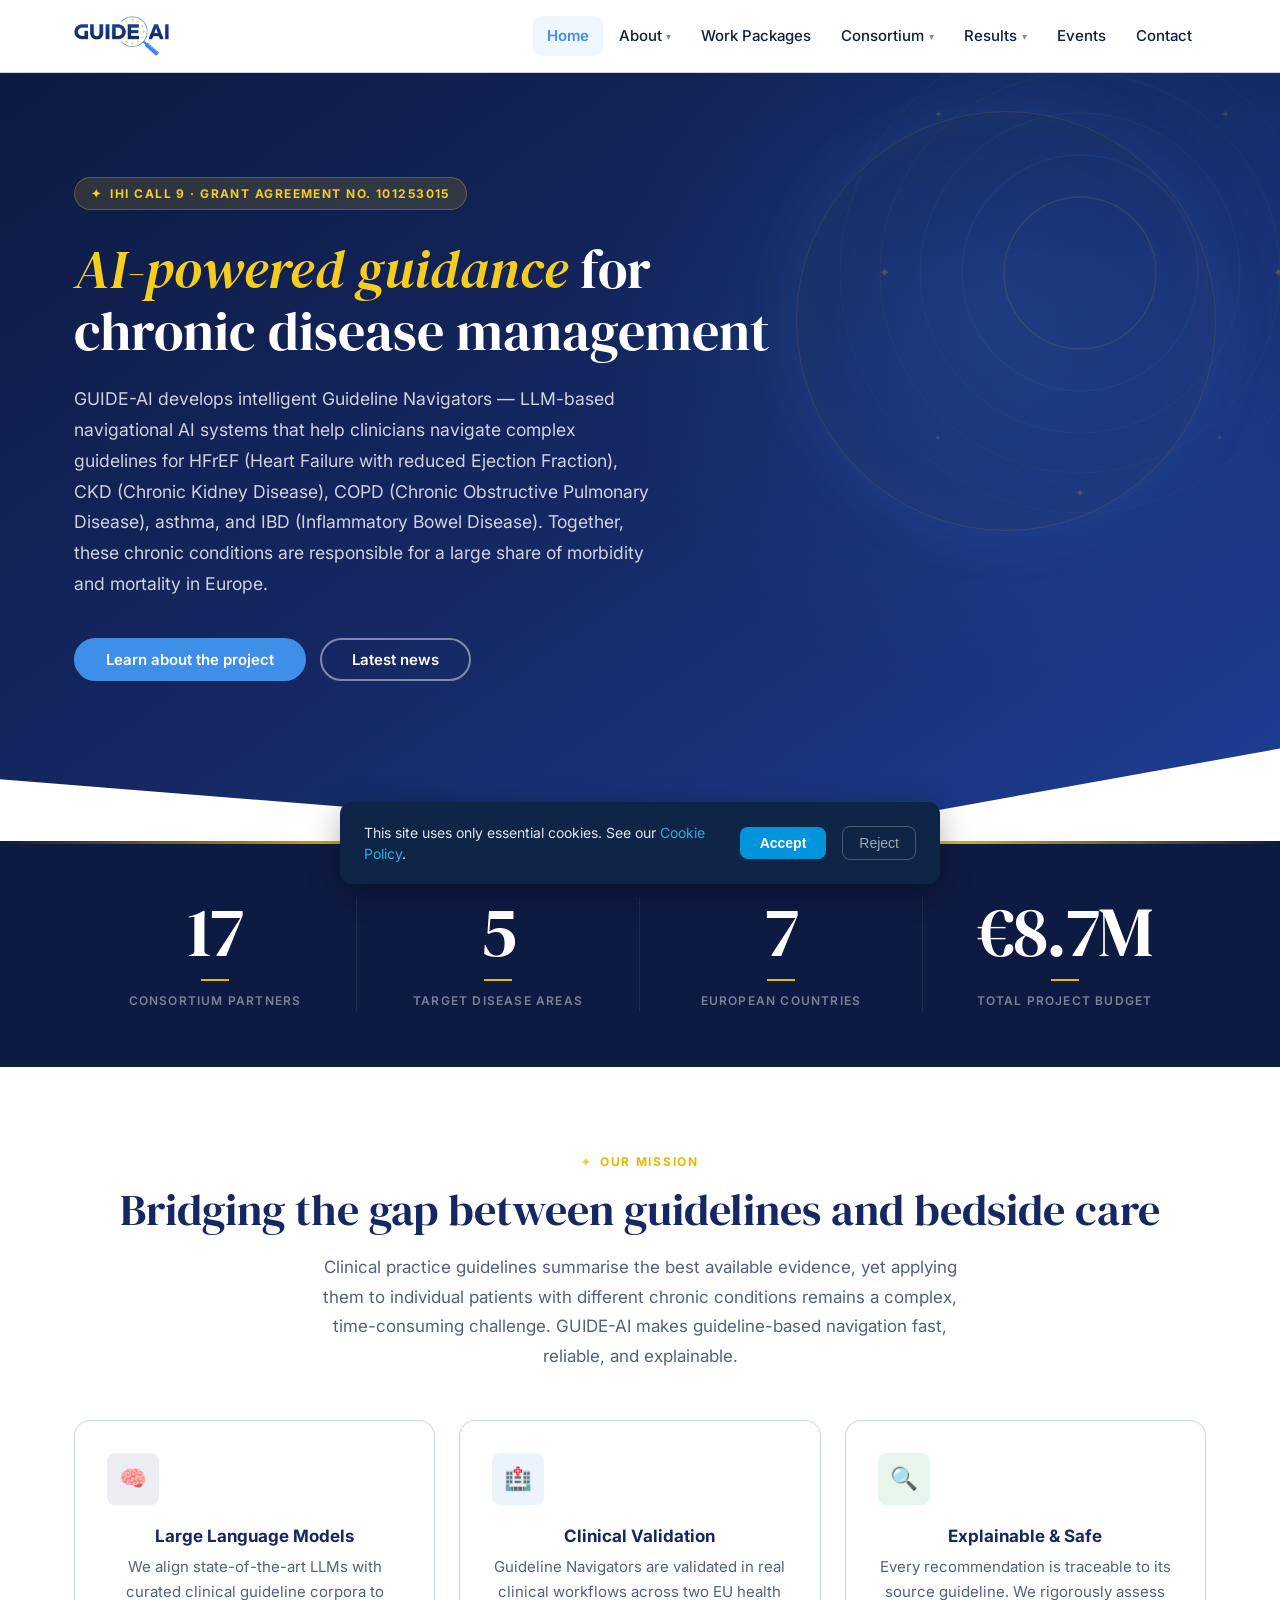
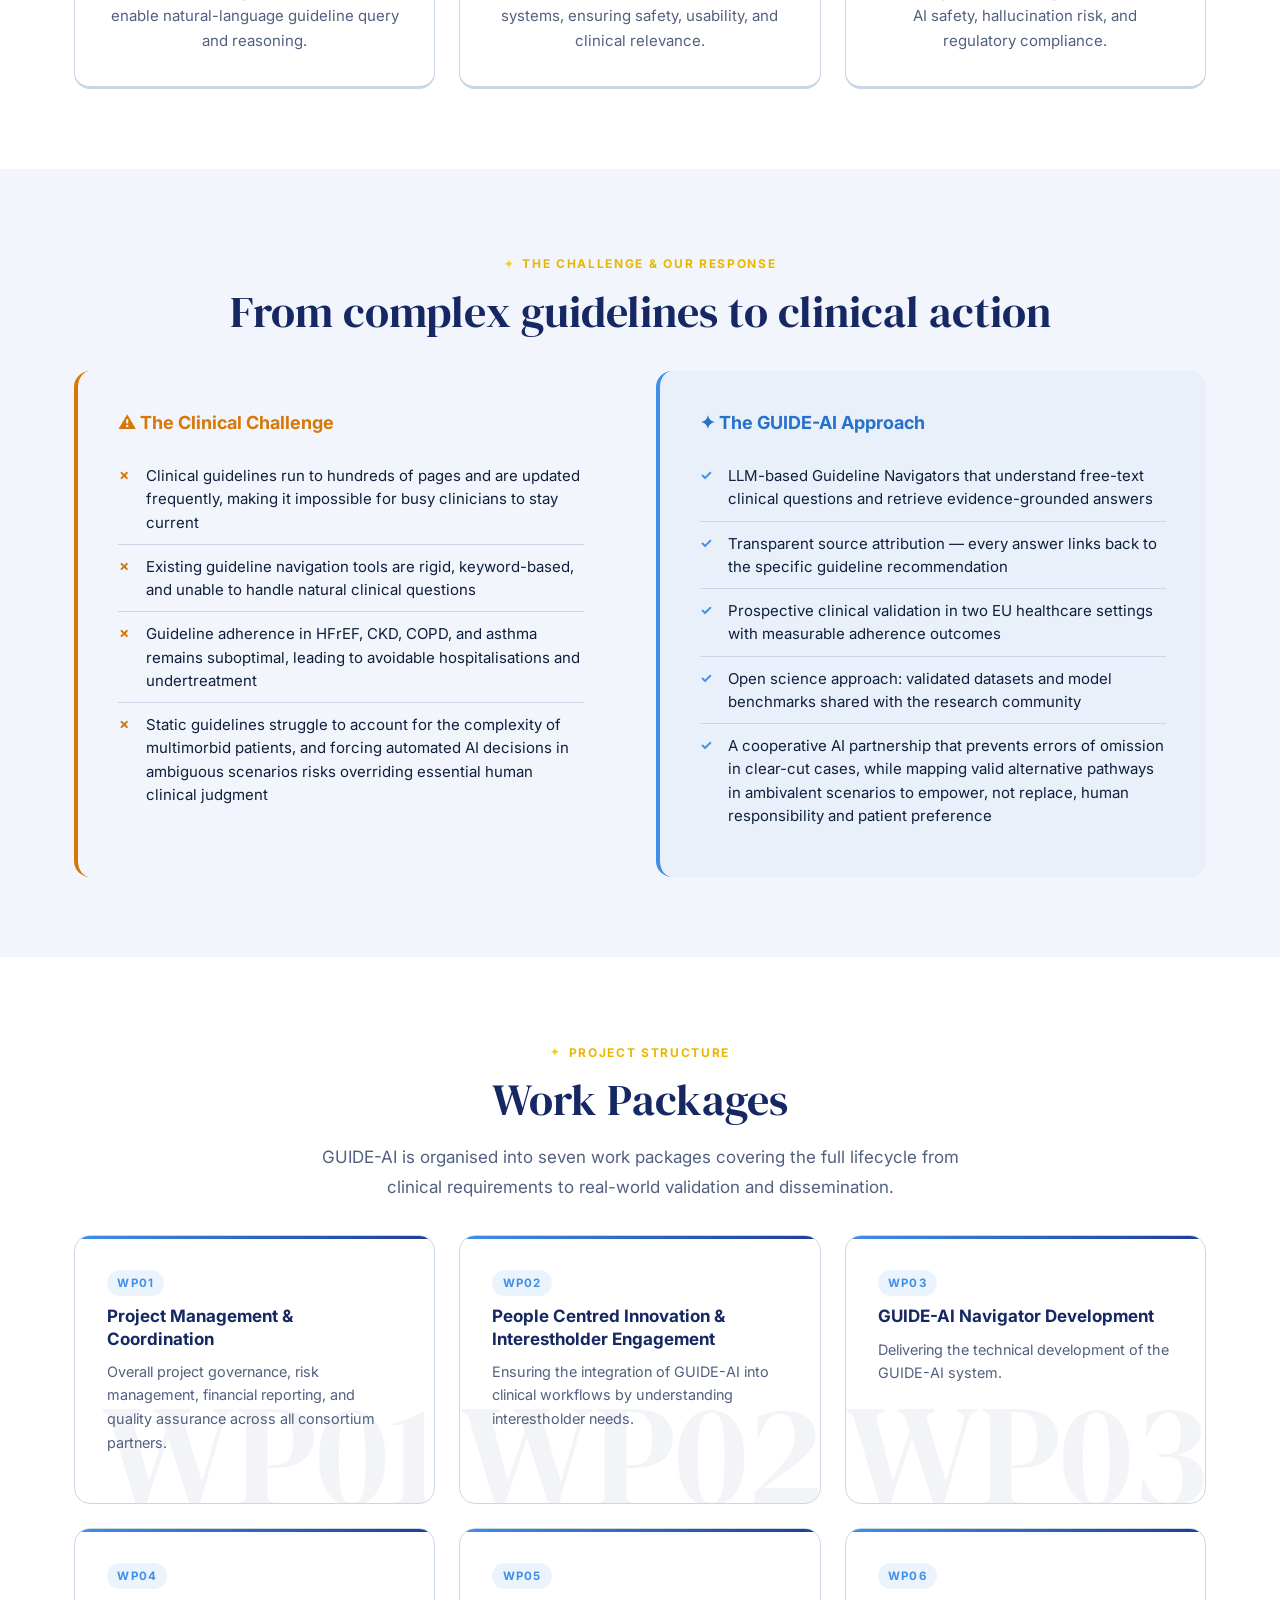
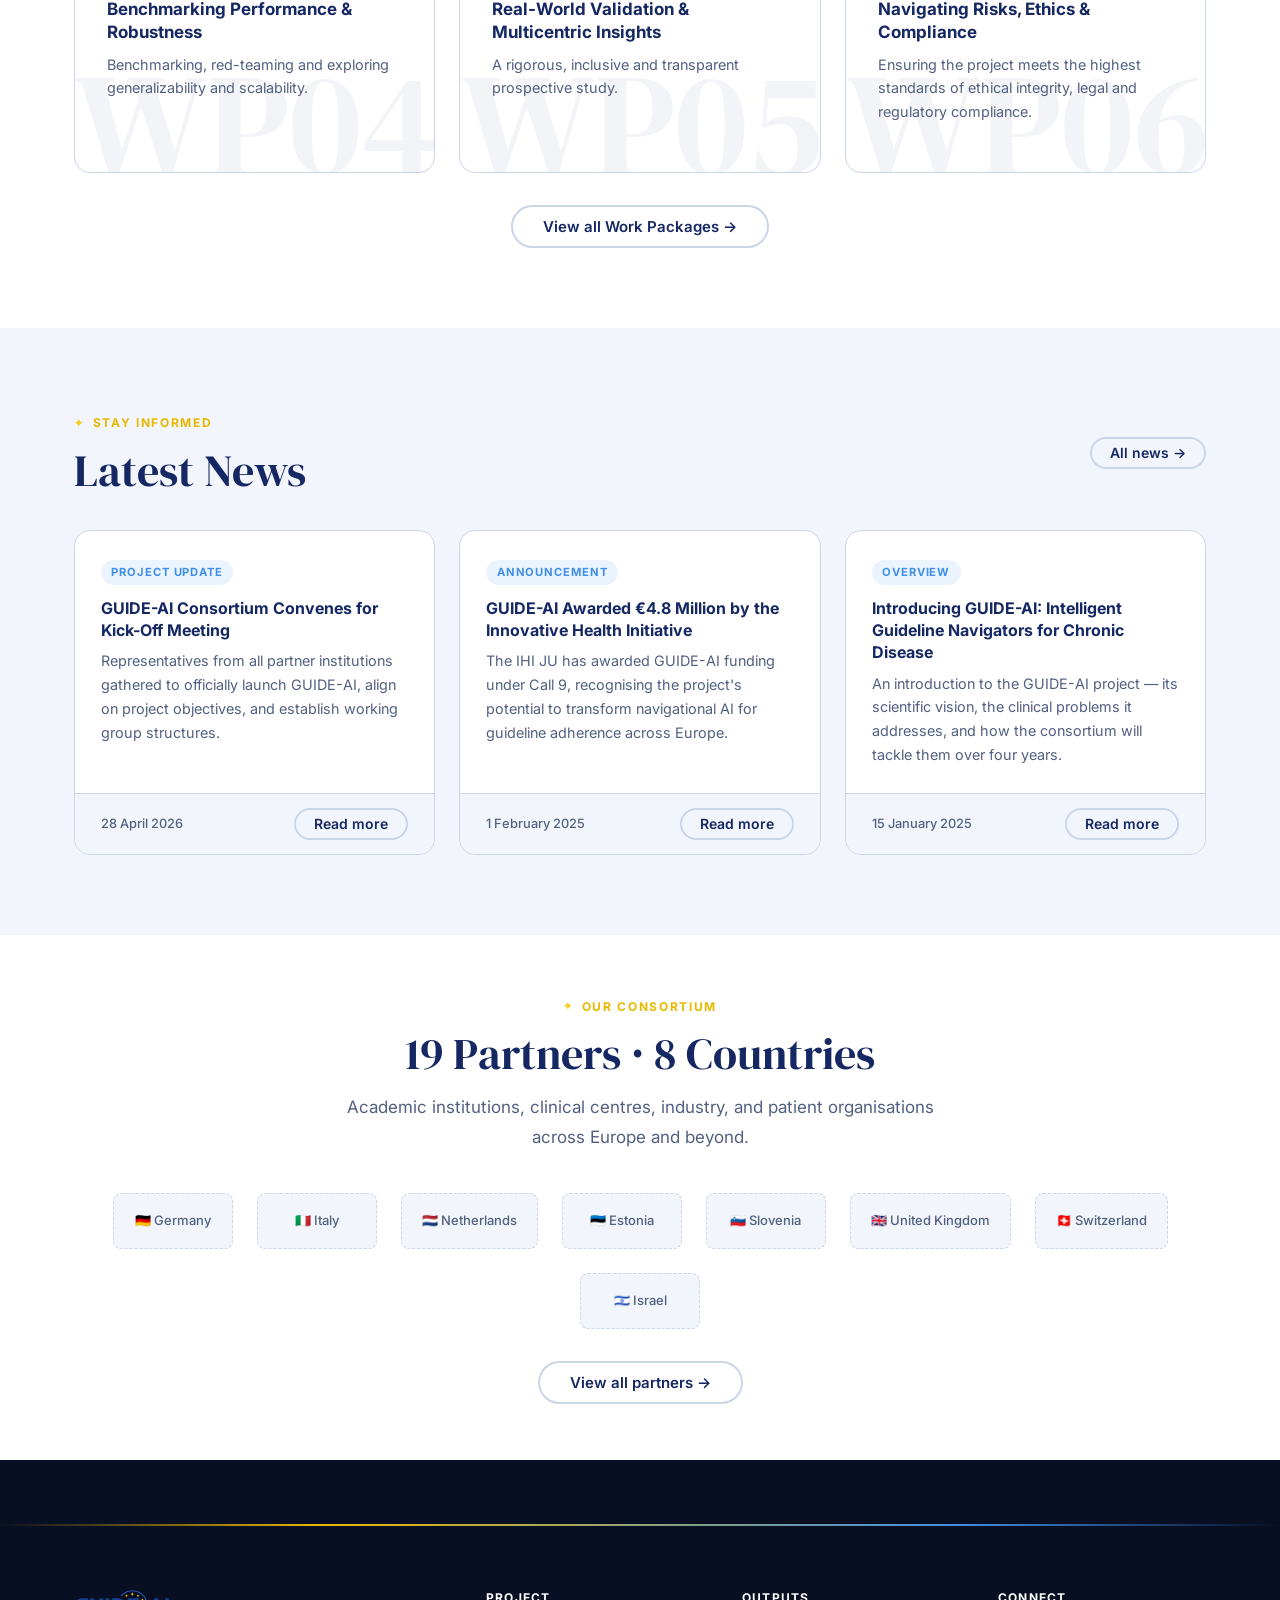
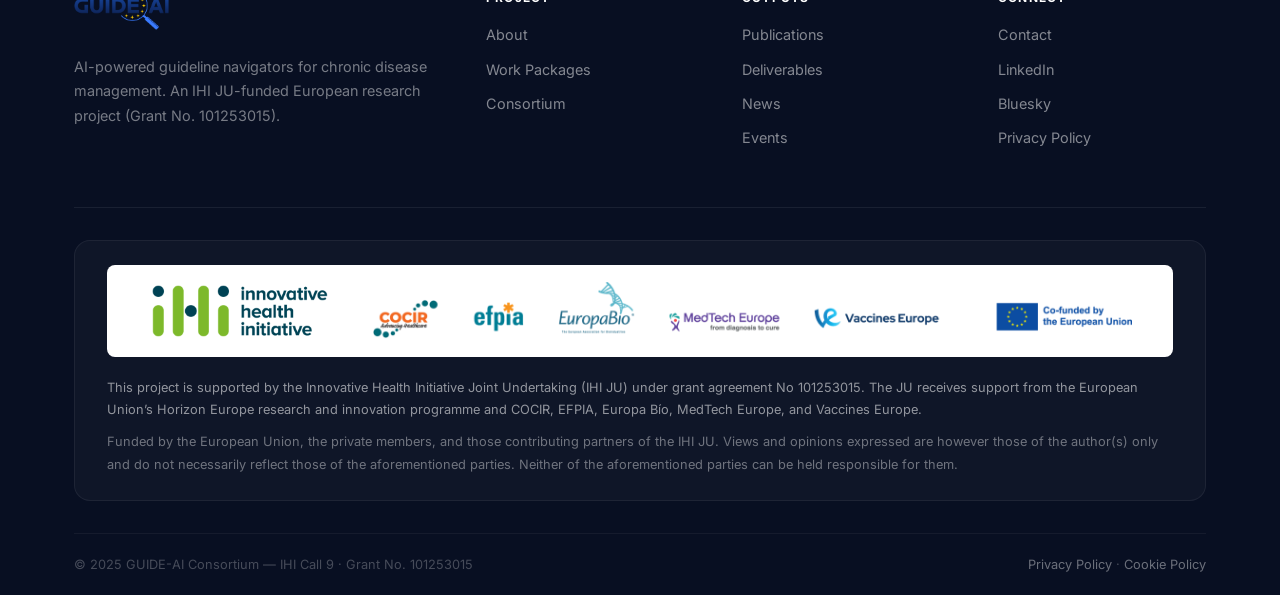
<file: index.html>
﻿<!DOCTYPE html>
<html lang="en">

<head>
  <meta charset="UTF-8">
  <meta name="viewport" content="width=device-width, initial-scale=1.0">
  <title>GUIDE-AI — AI-powered guidance for chronic disease management</title>
  <meta name="description"
    content="GUIDE-AI develops LLM-based Guideline Navigators to support clinical decision-making in heart failure, chronic kidney disease, COPD, and asthma. An IHI JU-funded European research project.">
  <meta property="og:title" content="GUIDE-AI">
  <meta property="og:description" content="AI-powered guideline navigators for chronic disease management.">
  <meta property="og:type" content="website">
  <link rel="icon" type="image/svg+xml" href="assets/images/favicon.svg">
  <link rel="stylesheet" href="css/style.css">
</head>

<body>

  <a class="skip-link" href="#main-content">Skip to main content</a>

  <!-- ═══════════════════════════════════════════════════════ NAV -->
  <header>
    <nav class="navbar" role="navigation" aria-label="Main navigation">
      <div class="container">
        <div class="navbar-inner">
          <a class="navbar-brand" href="index.html" aria-label="GUIDE-AI — home">
            <img src="assets/images/logo.png" alt="GUIDE-AI" height="40">
          </a>
          <button class="nav-toggle" aria-controls="nav-menu" aria-expanded="false"
            aria-label="Toggle navigation">☰</button>
          <ul class="nav-menu" id="nav-menu" role="list">
            <li class="nav-item"><a class="nav-link" href="index.html">Home</a></li>
            <li class="nav-item has-dropdown">
              <a class="nav-link" href="about.html">About</a>
              <ul class="dropdown-menu" role="list">
                <li><a href="about.html#background">Background</a></li>
                <li><a href="about.html#objectives">Objectives</a></li>
                <li><a href="about.html#approach">Approach</a></li>
              </ul>
            </li>
            <li class="nav-item"><a class="nav-link" href="work-packages.html">Work Packages</a></li>
            <li class="nav-item has-dropdown">
              <a class="nav-link" href="consortium.html">Consortium</a>
              <ul class="dropdown-menu" role="list">
                <li><a href="consortium.html#partners">Partners</a></li>
                <li><a href="consortium.html#governance">Governance</a></li>
              </ul>
            </li>
            <li class="nav-item has-dropdown">
              <a class="nav-link" href="results.html">Results</a>
              <ul class="dropdown-menu" role="list">
                <li><a href="results.html#publications">Publications</a></li>
                <li><a href="results.html#deliverables">Deliverables</a></li>
                <li><a href="results.html#news">News</a></li>
              </ul>
            </li>
            <li class="nav-item"><a class="nav-link" href="events.html">Events</a></li>
            <li class="nav-item"><a class="nav-link" href="contact.html">Contact</a></li>
          </ul>
        </div>
      </div>
    </nav>
  </header>

  <!-- ═══════════════════════════════════════════════════════ MAIN -->
  <main id="main-content">

    <!-- ── Hero ──────────────────────────────────────────────────── -->
    <section class="hero" aria-label="Project overview">
      <svg class="hero-rings" viewBox="0 0 520 520" fill="none" aria-hidden="true">
        <circle cx="260" cy="260" r="240" stroke="rgba(255,255,255,.04)" stroke-width="1" />
        <circle cx="260" cy="260" r="200" stroke="rgba(232,184,0,.07)" stroke-width="1" />
        <circle cx="260" cy="260" r="160" stroke="rgba(255,255,255,.05)" stroke-width="1" />
        <circle cx="260" cy="260" r="118" stroke="rgba(63,143,232,.12)" stroke-width="1.5" />
        <circle cx="260" cy="260" r="76" stroke="rgba(232,184,0,.16)" stroke-width="1.5" />
        <text x="260" y="46" text-anchor="middle" fill="rgba(232,184,0,.45)" font-size="15">✦</text>
        <text x="405" y="105" text-anchor="middle" fill="rgba(232,184,0,.28)" font-size="11">✦</text>
        <text x="458" y="264" text-anchor="middle" fill="rgba(232,184,0,.38)" font-size="13">✦</text>
        <text x="400" y="428" text-anchor="middle" fill="rgba(232,184,0,.22)" font-size="9">✦</text>
        <text x="260" y="484" text-anchor="middle" fill="rgba(232,184,0,.32)" font-size="12">✦</text>
        <text x="118" y="428" text-anchor="middle" fill="rgba(232,184,0,.22)" font-size="9">✦</text>
        <text x="64" y="264" text-anchor="middle" fill="rgba(232,184,0,.38)" font-size="13">✦</text>
        <text x="118" y="105" text-anchor="middle" fill="rgba(232,184,0,.28)" font-size="11">✦</text>
      </svg>
      <div class="container">
        <div class="hero-inner">
          <span class="hero-eyebrow">IHI Call 9 · Grant Agreement No. 101253015</span>
          <h1>
            <em>AI-powered guidance</em> for chronic disease management
          </h1>
          <p class="hero-lead">
            GUIDE-AI develops intelligent Guideline Navigators — LLM-based navigational AI systems that
            help clinicians navigate complex guidelines for HFrEF (Heart Failure with reduced Ejection Fraction), CKD
            (Chronic Kidney Disease), COPD (Chronic Obstructive Pulmonary Disease), asthma, and IBD (Inflammatory Bowel
            Disease).
            Together, these chronic conditions are responsible for a large share of morbidity and mortality in Europe.
          </p>
          <div class="hero-actions">
            <a href="about.html" class="btn btn-primary">Learn about the project</a>
            <a href="results.html#news" class="btn btn-outline-white">Latest news</a>
          </div>
        </div>
      </div>
    </section>

    <!-- ── Stats bar ─────────────────────────────────────────────── -->
    <section class="stats-bar" aria-label="Project at a glance">
      <div class="container">
        <div class="stats-grid">
          <div class="stat-item">
            <span class="stat-number" data-target="19">19</span>
            <div class="stat-divider"></div>
            <span class="stat-label">Consortium Partners</span>
          </div>
          <div class="stat-item">
            <span class="stat-number" data-target="5">5</span>
            <div class="stat-divider"></div>
            <span class="stat-label">Target Disease Areas</span>
          </div>
          <div class="stat-item">
            <span class="stat-number" data-target="8">8</span>
            <div class="stat-divider"></div>
            <span class="stat-label">European Countries</span>
          </div>
          <div class="stat-item">
            <span class="stat-number" data-target="9.5" data-prefix="€" data-suffix="M" data-decimals="1">€9.5M</span>
            <div class="stat-divider"></div>
            <span class="stat-label">Total Project Budget</span>
          </div>
        </div>
      </div>
    </section>

    <!-- ── Mission ───────────────────────────────────────────────── -->
    <section class="section" aria-labelledby="mission-heading">
      <div class="container text-center">
        <span class="section-label">Our Mission</span>
        <h2 class="section-title" id="mission-heading">Bridging the gap between guidelines and bedside care</h2>
        <p class="section-subtitle" style="margin: 0 auto 3rem;">
          Clinical practice guidelines summarise the best available evidence, yet applying them to individual patients
          with different chronic conditions remains a complex, time-consuming challenge.
          GUIDE-AI makes guideline-based navigation fast, reliable, and explainable.
        </p>
        <div class="grid-3">
          <div class="card aos">
            <div class="card-icon card-icon-blue" aria-hidden="true">🧠</div>
            <h3>Large Language Models</h3>
            <p>We align state-of-the-art LLMs with curated clinical guideline corpora to enable
              natural-language guideline query and reasoning.</p>
          </div>
          <div class="card aos aos-delay-1">
            <div class="card-icon card-icon-teal" aria-hidden="true">🏥</div>
            <h3>Clinical Validation</h3>
            <p>Guideline Navigators are validated in real clinical workflows across two EU health systems, ensuring
              safety, usability, and clinical relevance.</p>
          </div>
          <div class="card aos aos-delay-2">
            <div class="card-icon card-icon-success" aria-hidden="true">🔍</div>
            <h3>Explainable &amp; Safe</h3>
            <p>Every recommendation is traceable to its source guideline. We rigorously assess AI safety, hallucination
              risk, and regulatory compliance.</p>
          </div>
        </div>
      </div>
    </section>

    <!-- ── Problem / Solution ────────────────────────────────────── -->
    <section class="section section-light" aria-labelledby="ps-heading">
      <div class="container">
        <div class="text-center mb-lg">
          <span class="section-label">The Challenge &amp; Our Response</span>
          <h2 class="section-title" id="ps-heading">From complex guidelines to clinical action</h2>
        </div>
        <div class="ps-grid">
          <div class="ps-block problem">
            <h3>⚠ The Clinical Challenge</h3>
            <ul>
              <li>Clinical guidelines run to hundreds of pages and are updated frequently, making it impossible for busy
                clinicians to stay current</li>
              <li>Existing guideline navigation tools are rigid, keyword-based, and unable to handle natural clinical
                questions</li>
              <li>Guideline adherence in HFrEF, CKD, COPD, and asthma remains suboptimal, leading to avoidable
                hospitalisations and undertreatment</li>
              <li>Static guidelines struggle to account for the complexity of multimorbid patients, and forcing
                automated AI decisions in ambiguous scenarios risks overriding essential human clinical judgment</li>
            </ul>
          </div>
          <div class="ps-block solution">
            <h3>✦ The GUIDE-AI Approach</h3>
            <ul>
              <li>LLM-based Guideline Navigators that understand free-text clinical questions and retrieve
                evidence-grounded answers</li>
              <li>Transparent source attribution — every answer links back to the specific guideline recommendation</li>
              <li>Prospective clinical validation in two EU healthcare settings with measurable adherence outcomes
              </li>
              <li>Open science approach: validated datasets and model benchmarks shared with the research community</li>
              <li>A cooperative AI partnership that prevents errors of omission in clear-cut cases, while mapping valid
                alternative pathways in ambivalent scenarios to empower, not replace, human responsibility and patient
                preference</li>
            </ul>
          </div>
        </div>
      </div>
    </section>

    <!-- ── Work Packages (overview) ──────────────────────────────── -->
    <section class="section" aria-labelledby="wp-overview-heading">
      <div class="container">
        <div class="text-center mb-lg">
          <span class="section-label">Project Structure</span>
          <h2 class="section-title" id="wp-overview-heading">Work Packages</h2>
          <p class="section-subtitle" style="margin: 0 auto;">
            GUIDE-AI is organised into seven work packages covering the full lifecycle from clinical requirements to
            real-world validation and dissemination.
          </p>
        </div>
        <div class="grid-3">
          <div class="wp-card aos" data-wp="WP01">
            <span class="wp-number">WP01</span>
            <h3>Project Management &amp; Coordination</h3>
            <p>Overall project governance, risk management, financial reporting, and quality assurance across all
              consortium partners.</p>
          </div>
          <div class="wp-card aos aos-delay-1" data-wp="WP02">
            <span class="wp-number">WP02</span>
            <h3>People Centred Innovation &amp; Interestholder Engagement</h3>
            <p>Ensuring the integration of GUIDE-AI into clinical workflows by understanding interestholder needs.</p>
          </div>
          <div class="wp-card aos aos-delay-2" data-wp="WP03">
            <span class="wp-number">WP03</span>
            <h3>GUIDE-AI Navigator Development</h3>
            <p>Delivering the technical development of the GUIDE-AI system.</p>
          </div>
          <div class="wp-card aos" data-wp="WP04">
            <span class="wp-number">WP04</span>
            <h3>Benchmarking Performance &amp; Robustness</h3>
            <p>Benchmarking, red-teaming and exploring generalizability and scalability.</p>
          </div>
          <div class="wp-card aos aos-delay-1" data-wp="WP05">
            <span class="wp-number">WP05</span>
            <h3>Real-World Validation &amp; Multicentric Insights</h3>
            <p>A rigorous, inclusive and transparent prospective study.
            </p>
          </div>
          <div class="wp-card aos aos-delay-2" data-wp="WP06">
            <span class="wp-number">WP06</span>
            <h3>Navigating Risks, Ethics &amp; Compliance</h3>
            <p>Ensuring the project meets the highest standards of ethical integrity, legal and regulatory compliance.
            </p>
          </div>
        </div>
        <div class="text-center mt-lg">
          <a href="work-packages.html" class="btn btn-outline">View all Work Packages →</a>
        </div>
      </div>
    </section>

    <!-- ── News ──────────────────────────────────────────────────── -->
    <section class="section section-light" aria-labelledby="news-heading">
      <div class="container">
        <div class="d-flex align-center flex-wrap gap-md mb-lg" style="justify-content: space-between;">
          <div>
            <span class="section-label">Stay Informed</span>
            <h2 class="section-title" id="news-heading" style="margin-bottom:0">Latest News</h2>
          </div>
          <a href="results.html#news" class="btn btn-outline btn-sm">All news →</a>
        </div>
        <div class="grid-3">
          <!-- News item 1 -->
          <article class="news-card aos">
            <div class="news-card-body">
              <span class="news-tag">Project Update</span>
              <h3>GUIDE-AI Consortium Convenes for Kick-Off Meeting</h3>
              <p>Representatives from all partner institutions gathered to officially launch GUIDE-AI, align on project
                objectives, and establish working group structures.</p>
            </div>
            <div class="news-card-footer">
              <time class="news-date" datetime="2026-04-28">28 April 2026</time>
              <a href="results.html#news" class="btn btn-outline btn-sm">Read more</a>
            </div>
          </article>
          <!-- News item 2 -->
          <article class="news-card aos aos-delay-1">
            <div class="news-card-body">
              <span class="news-tag">Announcement</span>
              <h3>GUIDE-AI Awarded €4.8 Million by the Innovative Health Initiative</h3>
              <p>The IHI JU has awarded GUIDE-AI funding under Call 9, recognising the project's potential to transform
                navigational AI for guideline adherence across Europe.</p>
            </div>
            <div class="news-card-footer">
              <time class="news-date" datetime="2025-02-01">1 February 2025</time>
              <a href="results.html#news" class="btn btn-outline btn-sm">Read more</a>
            </div>
          </article>
          <!-- News item 3 -->
          <article class="news-card aos aos-delay-2">
            <div class="news-card-body">
              <span class="news-tag">Overview</span>
              <h3>Introducing GUIDE-AI: Intelligent Guideline Navigators for Chronic Disease</h3>
              <p>An introduction to the GUIDE-AI project — its scientific vision, the clinical problems it addresses,
                and how the consortium will tackle them over four years.</p>
            </div>
            <div class="news-card-footer">
              <time class="news-date" datetime="2025-01-15">15 January 2025</time>
              <a href="results.html#news" class="btn btn-outline btn-sm">Read more</a>
            </div>
          </article>
        </div>
      </div>
    </section>

    <!-- ── Partners strip ────────────────────────────────────────── -->
    <section class="partners-strip" aria-labelledby="partners-heading">
      <div class="container text-center">
        <span class="section-label">Our Consortium</span>
        <h2 class="section-title" id="partners-heading" style="margin-bottom:.75rem;">19 Partners · 8 Countries</h2>
        <p class="section-subtitle" style="margin: 0 auto 2.5rem;">
          Academic institutions, clinical centres, industry, and patient organisations across Europe and beyond.
        </p>
        <!-- Partner logos will replace these country tags once received -->
        <div class="partners-grid">
          <div class="partner-placeholder">🇩🇪 Germany</div>
          <div class="partner-placeholder">🇮🇹 Italy</div>
          <div class="partner-placeholder">🇳🇱 Netherlands</div>
          <div class="partner-placeholder">🇪🇪 Estonia</div>
          <div class="partner-placeholder">🇸🇮 Slovenia</div>
          <div class="partner-placeholder">🇬🇧 United Kingdom</div>
          <div class="partner-placeholder">🇨🇭 Switzerland</div>
          <div class="partner-placeholder">🇮🇱 Israel</div>
        </div>
        <a href="consortium.html" class="btn btn-outline mt-lg">View all partners →</a>
      </div>
    </section>

  </main>

  <!-- ═══════════════════════════════════════════════════════ FOOTER -->
  <footer class="footer" role="contentinfo">
    <div class="container">
      <div class="footer-top">
        <div class="footer-brand">
          <a class="navbar-brand" href="index.html" aria-label="GUIDE-AI — home">
            <img src="assets/images/logo.png" alt="GUIDE-AI" height="32">
          </a>
          <p>AI-powered guideline navigators for chronic disease management. An IHI JU-funded European research project
            (Grant No. 101253015).</p>
        </div>
        <div class="footer-col">
          <h4>Project</h4>
          <ul>
            <li><a href="about.html">About</a></li>
            <li><a href="work-packages.html">Work Packages</a></li>
            <li><a href="consortium.html">Consortium</a></li>
          </ul>
        </div>
        <div class="footer-col">
          <h4>Outputs</h4>
          <ul>
            <li><a href="results.html#publications">Publications</a></li>
            <li><a href="results.html#deliverables">Deliverables</a></li>
            <li><a href="results.html#news">News</a></li>
            <li><a href="events.html">Events</a></li>
          </ul>
        </div>
        <div class="footer-col">
          <h4>Connect</h4>
          <ul>
            <li><a href="contact.html">Contact</a></li>
            <!-- TODO: Update with real LinkedIn/Bluesky handles -->
            <li><a href="https://linkedin.com" target="_blank" rel="noopener noreferrer">LinkedIn</a></li>
            <li><a href="https://bsky.app" target="_blank" rel="noopener noreferrer">Bluesky</a></li>
            <li><a href="privacy.html">Privacy Policy</a></li>
          </ul>
        </div>
      </div>
    </div>
    <div class="footer-eu-bar">
      <div class="container">
        <div class="footer-eu-inner">
          <div class="footer-eu-logos">
            <img class="footer-eu-ihi" src="assets/images/funding/ihi-logo.png" alt="Innovative Health Initiative (IHI) Joint Undertaking" width="553" height="180">
            <picture>
              <source media="(max-width: 768px)" srcset="assets/images/funding/ihi-partners-2-lines.png" width="1000" height="259">
              <img class="footer-eu-partners" src="assets/images/funding/ihi-partners-1-line.png" alt="Logos of COCIR, EFPIA, EuropaBio, MedTech Europe and Vaccines Europe, and the EU emblem with the words Co-funded by the European Union" width="1600" height="120">
            </picture>
          </div>
          <div class="footer-eu-text">
            <p>This project is supported by the Innovative Health Initiative Joint Undertaking (IHI JU) under grant agreement No 101253015. The JU receives support from the European Union’s Horizon Europe research and innovation programme and COCIR, EFPIA, Europa Bío, MedTech Europe, and Vaccines Europe.</p>
            <p class="footer-eu-disclaimer">Funded by the European Union, the private members, and those contributing partners of the IHI JU. Views and opinions expressed are however those of the author(s) only and do not necessarily reflect those of the aforementioned parties. Neither of the aforementioned parties can be held responsible for them.</p>
          </div>
        </div>
      </div>
    </div>
    <div class="container">
      <div class="footer-bottom">
        <span>© 2025 GUIDE-AI Consortium — IHI Call 9 · Grant No. 101253015</span>
        <span><a href="privacy.html">Privacy Policy</a> · <a href="privacy.html#cookies">Cookie Policy</a></span>
      </div>
    </div>
  </footer>

  <script src="js/main.js"></script>
</body>

</html>
</file>
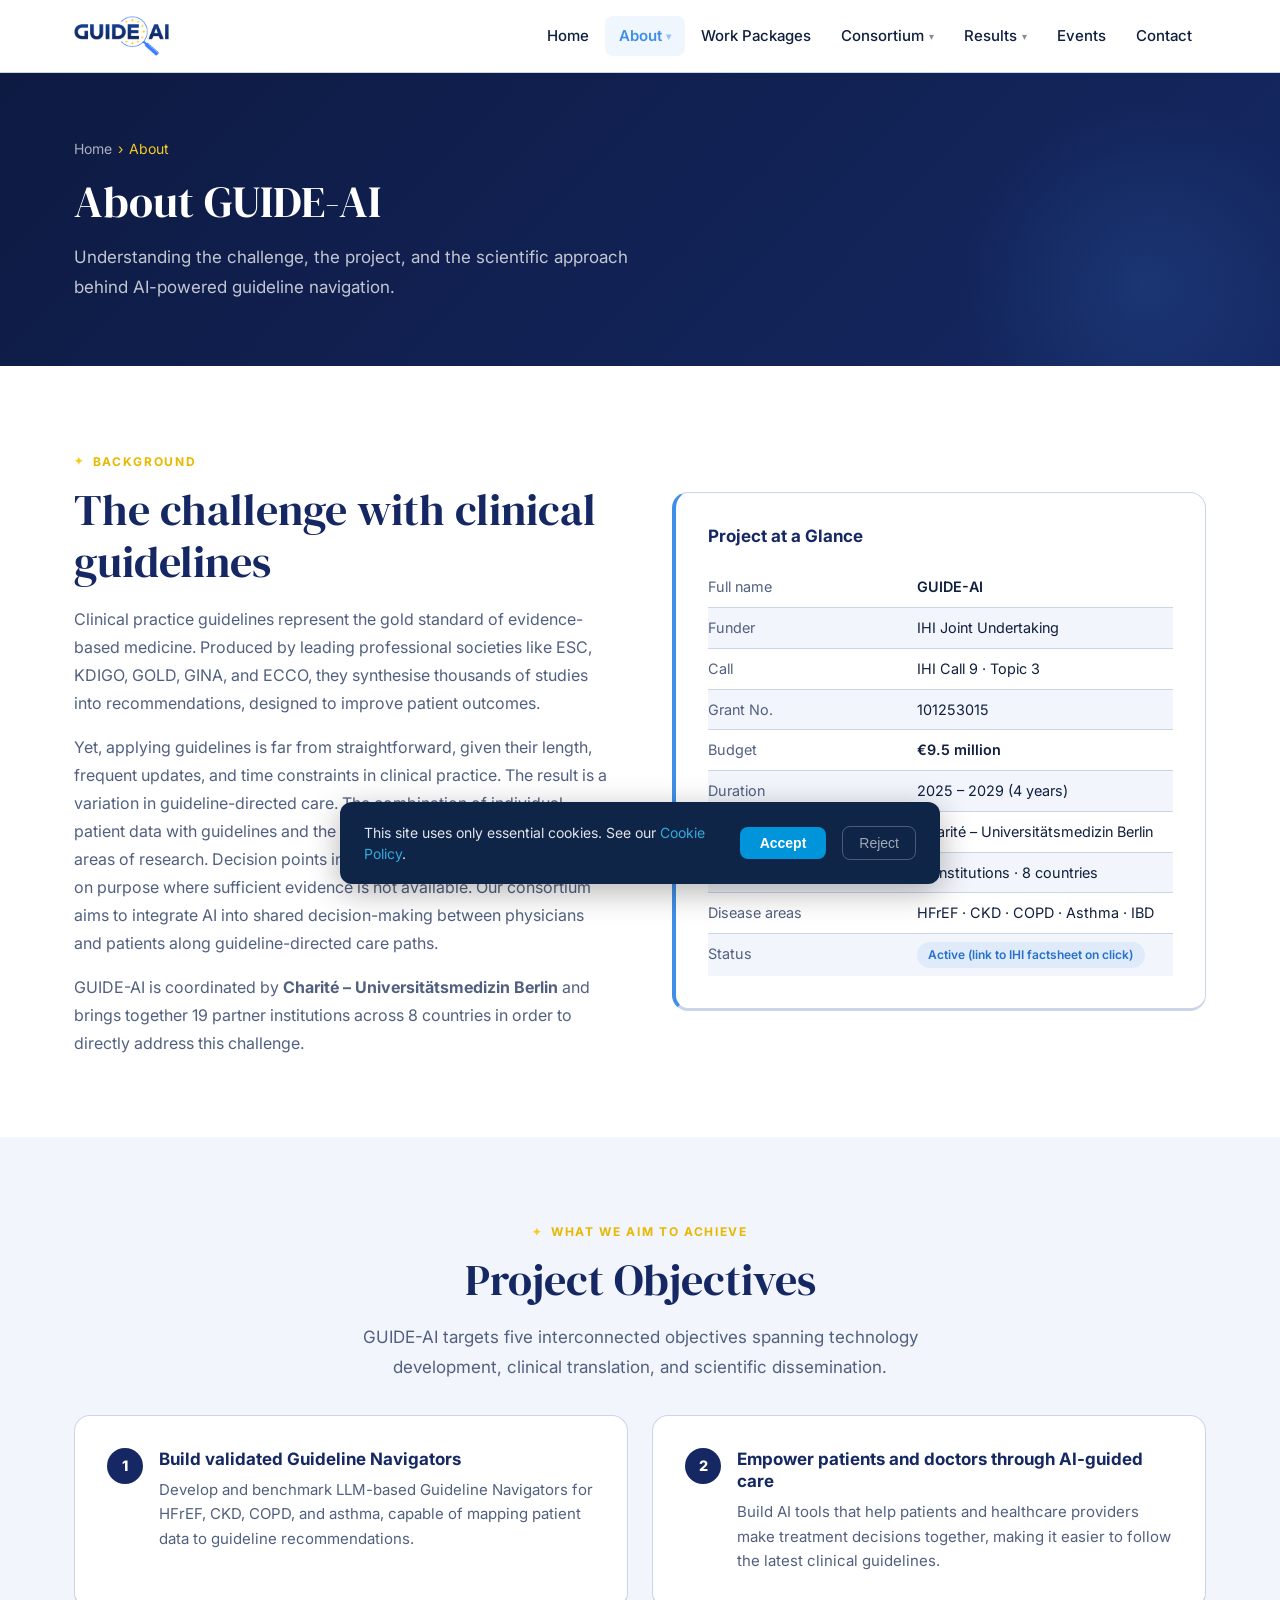
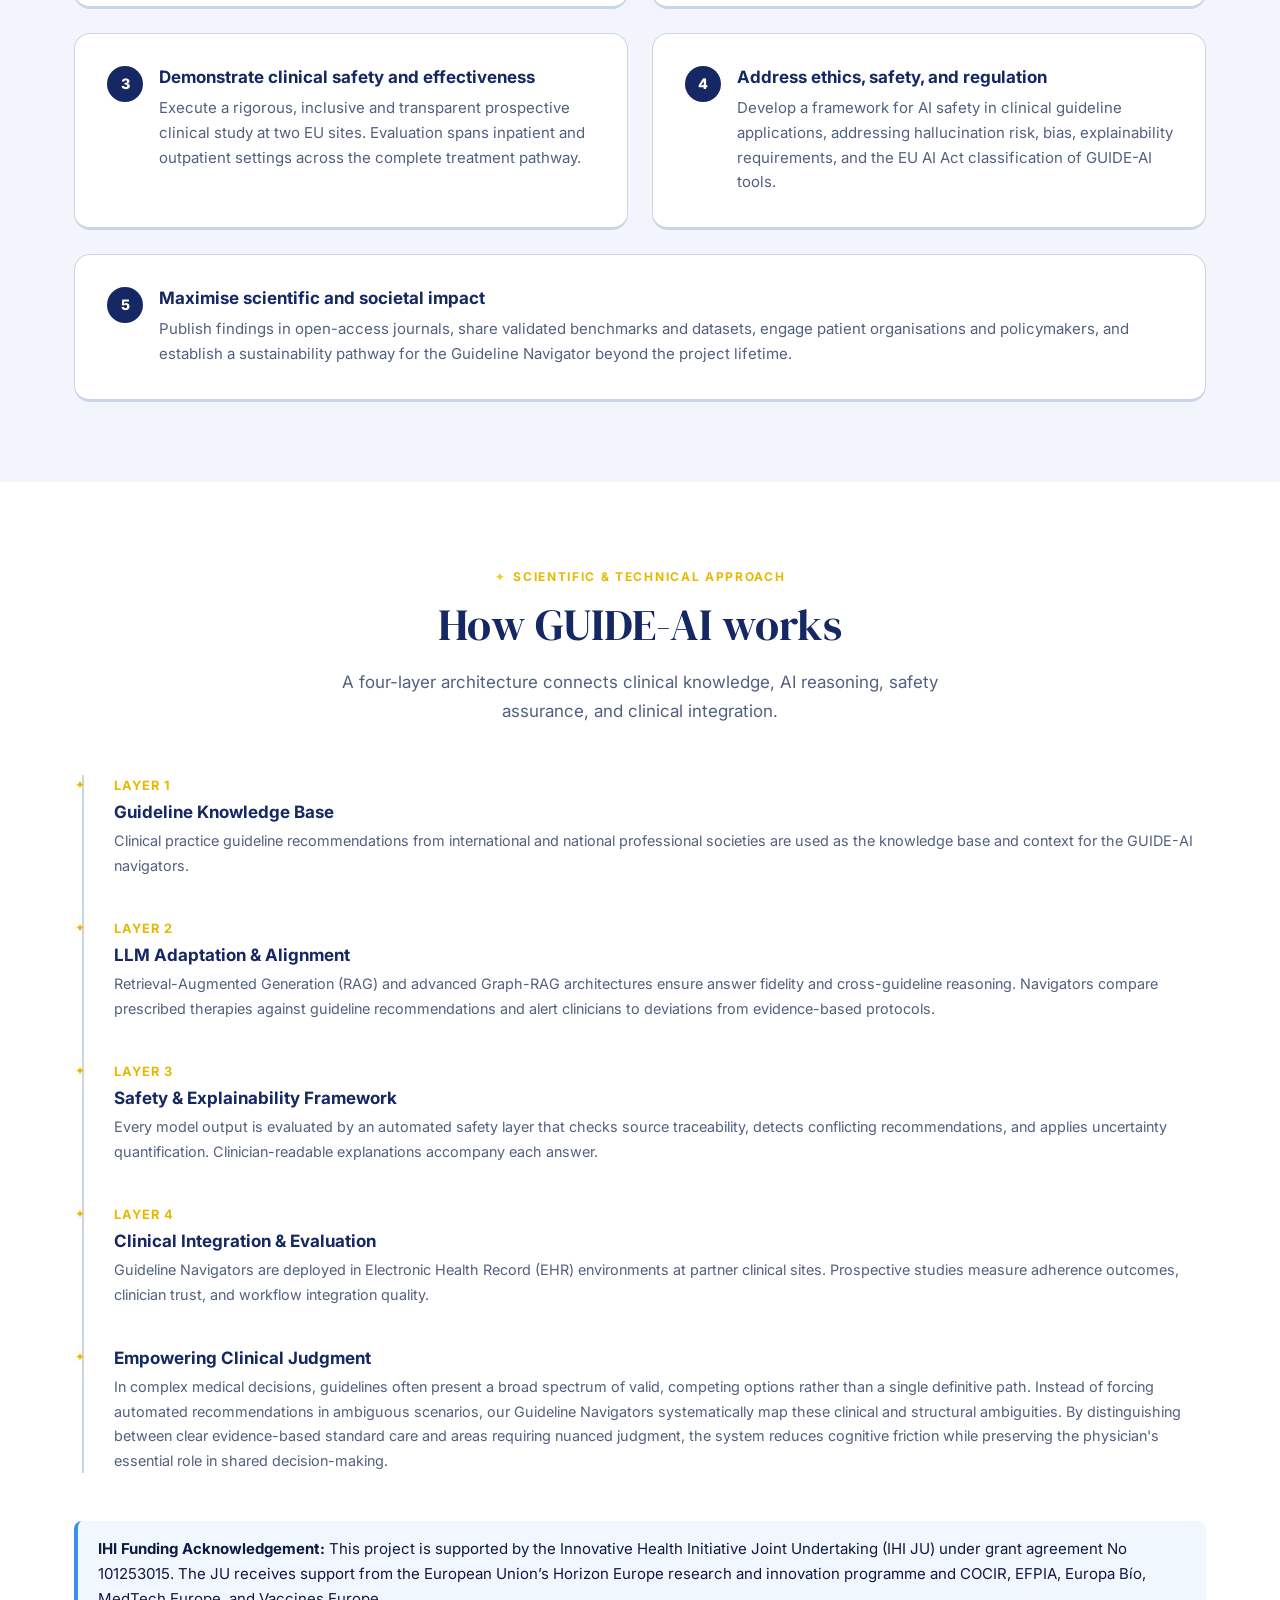
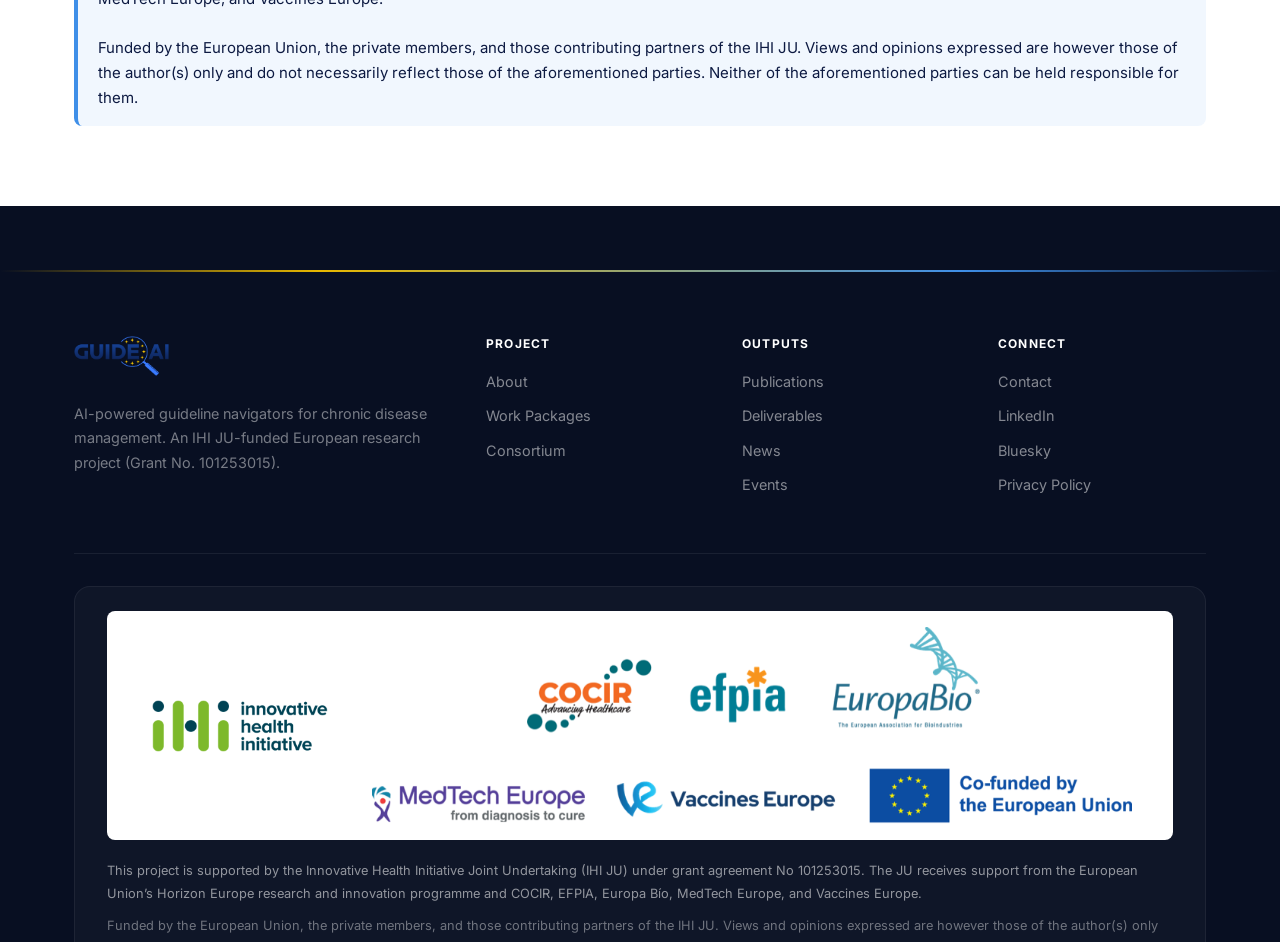
<file: about.html>
﻿<!DOCTYPE html>
<html lang="en">

<head>
  <meta charset="UTF-8">
  <meta name="viewport" content="width=device-width, initial-scale=1.0">
  <title>About — GUIDE-AI</title>
  <meta name="description"
    content="Learn about the GUIDE-AI project — its background, scientific objectives, and technical approach to LLM-based clinical guideline navigation.">
  <link rel="icon" type="image/svg+xml" href="assets/images/favicon.svg">
  <link rel="stylesheet" href="css/style.css">
</head>

<body>

  <a class="skip-link" href="#main-content">Skip to main content</a>

  <header>
    <nav class="navbar" role="navigation" aria-label="Main navigation">
      <div class="container">
        <div class="navbar-inner">
          <a class="navbar-brand" href="index.html" aria-label="GUIDE-AI — home">
            <img src="assets/images/logo.png" alt="GUIDE-AI" height="40">
          </a>
          <button class="nav-toggle" aria-controls="nav-menu" aria-expanded="false"
            aria-label="Toggle navigation">☰</button>
          <ul class="nav-menu" id="nav-menu" role="list">
            <li class="nav-item"><a class="nav-link" href="index.html">Home</a></li>
            <li class="nav-item has-dropdown">
              <a class="nav-link active" href="about.html">About</a>
              <ul class="dropdown-menu" role="list">
                <li><a href="#background">Background</a></li>
                <li><a href="#objectives">Objectives</a></li>
                <li><a href="#approach">Approach</a></li>
              </ul>
            </li>
            <li class="nav-item"><a class="nav-link" href="work-packages.html">Work Packages</a></li>
            <li class="nav-item has-dropdown">
              <a class="nav-link" href="consortium.html">Consortium</a>
              <ul class="dropdown-menu" role="list">
                <li><a href="consortium.html#partners">Partners</a></li>
                <li><a href="consortium.html#governance">Governance</a></li>
              </ul>
            </li>
            <li class="nav-item has-dropdown">
              <a class="nav-link" href="results.html">Results</a>
              <ul class="dropdown-menu" role="list">
                <li><a href="results.html#publications">Publications</a></li>
                <li><a href="results.html#deliverables">Deliverables</a></li>
                <li><a href="results.html#news">News</a></li>
              </ul>
            </li>
            <li class="nav-item"><a class="nav-link" href="events.html">Events</a></li>
            <li class="nav-item"><a class="nav-link" href="contact.html">Contact</a></li>
          </ul>
        </div>
      </div>
    </nav>
  </header>

  <main id="main-content">

    <!-- ── Page header ───────────────────────────────────────────── -->
    <div class="page-header">
      <div class="container">
        <nav aria-label="Breadcrumb">
          <ol class="breadcrumb">
            <li><a href="index.html">Home</a></li>
            <li aria-current="page">About</li>
          </ol>
        </nav>
        <h1>About GUIDE-AI</h1>
        <p>Understanding the challenge, the project, and the scientific approach behind AI-powered guideline navigation.
        </p>
      </div>
    </div>

    <!-- ── Background ────────────────────────────────────────────── -->
    <section class="section" id="background" aria-labelledby="background-heading">
      <div class="container">
        <div class="grid-2" style="gap:4rem; align-items:center;">
          <div>
            <span class="section-label">Background</span>
            <h2 class="section-title" id="background-heading">The challenge with clinical guidelines</h2>
            <p style="color:var(--muted); margin-bottom:1rem; line-height:1.75;">
              Clinical practice guidelines represent the gold standard of evidence-based medicine.
              Produced by leading professional societies like ESC, KDIGO, GOLD, GINA, and ECCO, they synthesise
              thousands of studies into recommendations, designed to improve patient outcomes.
            </p>
            <p style="color:var(--muted); margin-bottom:1rem; line-height:1.75;">
              Yet, applying guidelines is far from straightforward, given their length, frequent updates, and time
              constraints in clinical practice. The result is a variation in guideline-directed care.
              The combination of individual patient data with guidelines and the role of AI in that process are
              active areas of research. Decision points in guidelines may contain ambiguity on purpose where
              sufficient evidence is not available. Our consortium aims to integrate AI into shared decision-making
              between physicians and patients along guideline-directed care paths.
            </p>
            <p style="color:var(--muted); line-height:1.75;">
              GUIDE-AI is coordinated by <strong>Charité – Universitätsmedizin Berlin</strong> and brings together
              19 partner institutions across 8 countries in order to directly address this challenge.
            </p>
          </div>
          <div>
            <div class="card" style="border-left:4px solid var(--accent);">
              <h3 style="margin-bottom:1.25rem;">Project at a Glance</h3>
              <table style="width:100%;font-size:.9rem;">
                <tbody>
                  <tr>
                    <td style="color:var(--muted);padding:.5rem 0;border-bottom:1px solid var(--border);width:45%;">Full
                      name</td>
                    <td style="padding:.5rem 0;border-bottom:1px solid var(--border);font-weight:600;">GUIDE-AI</td>
                  </tr>
                  <tr>
                    <td style="color:var(--muted);padding:.5rem 0;border-bottom:1px solid var(--border);">Funder</td>
                    <td style="padding:.5rem 0;border-bottom:1px solid var(--border);">IHI Joint Undertaking</td>
                  </tr>
                  <tr>
                    <td style="color:var(--muted);padding:.5rem 0;border-bottom:1px solid var(--border);">Call</td>
                    <td style="padding:.5rem 0;border-bottom:1px solid var(--border);">IHI Call 9 · Topic 3</td>
                  </tr>
                  <tr>
                    <td style="color:var(--muted);padding:.5rem 0;border-bottom:1px solid var(--border);">Grant No.</td>
                    <td style="padding:.5rem 0;border-bottom:1px solid var(--border);">101253015</td>
                  </tr>
                  <tr>
                    <td style="color:var(--muted);padding:.5rem 0;border-bottom:1px solid var(--border);">Budget</td>
                    <td style="padding:.5rem 0;border-bottom:1px solid var(--border);font-weight:600;">€9.5 million</td>
                  </tr>
                  <tr>
                    <td style="color:var(--muted);padding:.5rem 0;border-bottom:1px solid var(--border);">Duration</td>
                    <td style="padding:.5rem 0;border-bottom:1px solid var(--border);">2025 – 2029 (4 years)</td>
                  </tr>
                  <tr>
                    <td style="color:var(--muted);padding:.5rem 0;border-bottom:1px solid var(--border);">Coordinator
                    </td>
                    <td style="padding:.5rem 0;border-bottom:1px solid var(--border);">Charité – Universitätsmedizin
                      Berlin</td>
                  </tr>
                  <tr>
                    <td style="color:var(--muted);padding:.5rem 0;border-bottom:1px solid var(--border);">Partners</td>
                    <td style="padding:.5rem 0;border-bottom:1px solid var(--border);">19 institutions · 8 countries
                    </td>
                  </tr>
                  <tr>
                    <td style="color:var(--muted);padding:.5rem 0;border-bottom:1px solid var(--border);">Disease areas
                    </td>
                    <td style="padding:.5rem 0;border-bottom:1px solid var(--border);">HFrEF · CKD · COPD · Asthma · IBD
                    </td>
                  </tr>
                  <tr>
                    <td style="color:var(--muted);padding:.5rem 0;">Status</td>
                    <td style="padding:.5rem 0;"><a class="tag tag-teal"
                        href="https://www.ihi.europa.eu/projects-results/project-factsheets/guide-ai">Active (link to IHI factsheet on click)</a></td>
                  </tr>
                </tbody>
              </table>
            </div>
          </div>
        </div>
      </div>
    </section>

    <!-- ── Objectives ────────────────────────────────────────────── -->
    <section class="section section-light" id="objectives" aria-labelledby="objectives-heading">
      <div class="container">
        <div class="text-center mb-lg">
          <span class="section-label">What We Aim to Achieve</span>
          <h2 class="section-title" id="objectives-heading">Project Objectives</h2>
          <p class="section-subtitle" style="margin:0 auto;">
            GUIDE-AI targets five interconnected objectives spanning technology development, clinical translation, and
            scientific dissemination.
          </p>
        </div>
        <div class="grid-2" style="gap:1.5rem;">
          <div class="card aos">
            <div style="display:flex;gap:1rem;align-items:flex-start;">
              <div
                style="flex-shrink:0;width:36px;height:36px;background:var(--primary);color:#fff;border-radius:50%;display:flex;align-items:center;justify-content:center;font-weight:800;font-size:.9rem;">
                1</div>
              <div>
                <h3>Build validated Guideline Navigators</h3>
                <p>Develop and benchmark LLM-based Guideline Navigators for HFrEF, CKD, COPD, and asthma, capable of
                  mapping patient data to guideline recommendations.</p>
              </div>
            </div>
          </div>
          <div class="card aos aos-delay-1">
            <div style="display:flex;gap:1rem;align-items:flex-start;">
              <div
                style="flex-shrink:0;width:36px;height:36px;background:var(--primary);color:#fff;border-radius:50%;display:flex;align-items:center;justify-content:center;font-weight:800;font-size:.9rem;">
                2</div>
              <div>
                <h3>Empower patients and doctors through AI-guided care</h3>
                <p>Build AI tools that help patients and healthcare providers make treatment decisions together, making
                  it easier to follow the latest clinical guidelines.</p>
              </div>
            </div>
          </div>
          <div class="card aos">
            <div style="display:flex;gap:1rem;align-items:flex-start;">
              <div
                style="flex-shrink:0;width:36px;height:36px;background:var(--primary);color:#fff;border-radius:50%;display:flex;align-items:center;justify-content:center;font-weight:800;font-size:.9rem;">
                3</div>
              <div>
                <h3>Demonstrate clinical safety and effectiveness</h3>
                <p>Execute a rigorous, inclusive and transparent prospective clinical study at two EU sites. Evaluation
                  spans inpatient and outpatient settings across the complete treatment pathway.</p>
              </div>
            </div>
          </div>
          <div class="card aos aos-delay-1">
            <div style="display:flex;gap:1rem;align-items:flex-start;">
              <div
                style="flex-shrink:0;width:36px;height:36px;background:var(--primary);color:#fff;border-radius:50%;display:flex;align-items:center;justify-content:center;font-weight:800;font-size:.9rem;">
                4</div>
              <div>
                <h3>Address ethics, safety, and regulation</h3>
                <p>Develop a framework for AI safety in clinical guideline applications, addressing
                  hallucination risk, bias, explainability requirements, and the EU AI Act classification of GUIDE-AI
                  tools.</p>
              </div>
            </div>
          </div>
          <div class="card aos" style="grid-column: 1 / -1;">
            <div style="display:flex;gap:1rem;align-items:flex-start;">
              <div
                style="flex-shrink:0;width:36px;height:36px;background:var(--primary);color:#fff;border-radius:50%;display:flex;align-items:center;justify-content:center;font-weight:800;font-size:.9rem;">
                5</div>
              <div>
                <h3>Maximise scientific and societal impact</h3>
                <p>Publish findings in open-access journals, share validated benchmarks and datasets, engage patient
                  organisations and policymakers, and establish a sustainability pathway for the Guideline Navigator
                  beyond the project lifetime.</p>
              </div>
            </div>
          </div>
        </div>
      </div>
    </section>

    <!-- ── Approach ──────────────────────────────────────────────── -->
    <section class="section" id="approach" aria-labelledby="approach-heading">
      <div class="container">
        <div class="text-center mb-lg">
          <span class="section-label">Scientific &amp; Technical Approach</span>
          <h2 class="section-title" id="approach-heading">How GUIDE-AI works</h2>
          <p class="section-subtitle" style="margin:0 auto;">
            A four-layer architecture connects clinical knowledge, AI reasoning, safety assurance, and clinical
            integration.
          </p>
        </div>

        <div class="timeline mt-xl">
          <div class="timeline-item">
            <span class="timeline-date">Layer 1</span>
            <h3>Guideline Knowledge Base</h3>
            <p>Clinical practice guideline recommendations from international and national professional societies are
              used as the knowledge base and context for the GUIDE-AI navigators.</p>
          </div>
          <div class="timeline-item">
            <span class="timeline-date">Layer 2</span>
            <h3>LLM Adaptation &amp; Alignment</h3>
            <p>Retrieval-Augmented Generation (RAG) and advanced Graph-RAG architectures ensure answer fidelity and
              cross-guideline reasoning. Navigators compare prescribed therapies against guideline recommendations and
              alert clinicians to deviations from evidence-based protocols.</p>
          </div>
          <div class="timeline-item">
            <span class="timeline-date">Layer 3</span>
            <h3>Safety &amp; Explainability Framework</h3>
            <p>Every model output is evaluated by an automated safety layer that checks source traceability, detects
              conflicting recommendations, and applies uncertainty quantification. Clinician-readable explanations
              accompany each answer.</p>
          </div>
          <div class="timeline-item">
            <span class="timeline-date">Layer 4</span>
            <h3>Clinical Integration &amp; Evaluation</h3>
            <p>Guideline Navigators are deployed in Electronic Health Record (EHR) environments at partner clinical
              sites. Prospective studies measure adherence outcomes, clinician trust, and workflow integration quality.
            </p>
          </div>
          <div class="timeline-item">
            <h3>Empowering Clinical Judgment</h3>
            <p>In complex medical decisions, guidelines often present a broad spectrum of valid, competing options
              rather than a single definitive path. Instead of forcing automated recommendations in ambiguous
              scenarios, our Guideline Navigators systematically map these clinical and structural ambiguities. By
              distinguishing between clear evidence-based standard care and areas requiring nuanced judgment, the
              system reduces cognitive friction while preserving the physician's essential role in shared
              decision-making.</p>
          </div>
        </div>

        <div class="alert alert-info mt-xl">
          <strong>IHI Funding Acknowledgement:</strong> This project is supported by the Innovative Health Initiative Joint Undertaking (IHI JU) under grant agreement No 101253015. The JU receives support from the European Union’s Horizon Europe research and innovation programme and COCIR, EFPIA, Europa Bío, MedTech Europe, and Vaccines Europe.<br><br>Funded by the European Union, the private members, and those contributing partners of the IHI JU. Views and opinions expressed are however those of the author(s) only and do not necessarily reflect those of the aforementioned parties. Neither of the aforementioned parties can be held responsible for them.
        </div>
      </div>
    </section>

  </main>

  <footer class="footer" role="contentinfo">
    <div class="container">
      <div class="footer-top">
        <div class="footer-brand">
          <a class="navbar-brand" href="index.html" aria-label="GUIDE-AI — home">
            <img src="assets/images/logo.png" alt="GUIDE-AI" height="32">
          </a>
          <p>AI-powered guideline navigators for chronic disease management. An IHI JU-funded European research project
            (Grant No. 101253015).</p>
        </div>
        <div class="footer-col">
          <h4>Project</h4>
          <ul>
            <li><a href="about.html">About</a></li>
            <li><a href="work-packages.html">Work Packages</a></li>
            <li><a href="consortium.html">Consortium</a></li>
          </ul>
        </div>
        <div class="footer-col">
          <h4>Outputs</h4>
          <ul>
            <li><a href="results.html#publications">Publications</a></li>
            <li><a href="results.html#deliverables">Deliverables</a></li>
            <li><a href="results.html#news">News</a></li>
            <li><a href="events.html">Events</a></li>
          </ul>
        </div>
        <div class="footer-col">
          <h4>Connect</h4>
          <ul>
            <li><a href="contact.html">Contact</a></li>
            <li><a href="https://linkedin.com" target="_blank" rel="noopener noreferrer">LinkedIn</a></li>
            <li><a href="https://bsky.app" target="_blank" rel="noopener noreferrer">Bluesky</a></li>
            <li><a href="privacy.html">Privacy Policy</a></li>
          </ul>
        </div>
      </div>
    </div>
    <div class="footer-eu-bar">
      <div class="container">
        <div class="footer-eu-inner">
          <div class="footer-eu-logos">
            <img class="footer-eu-ihi" src="assets/images/funding/ihi-logo.png" alt="Innovative Health Initiative (IHI) Joint Undertaking" width="553" height="180">
            <picture>
              <source media="(max-width: 768px)" srcset="assets/images/funding/ihi-partners-2-lines.png" width="1000" height="259">
              <img class="footer-eu-partners" src="assets/images/funding/ihi-partners-1-line.png" alt="Logos of COCIR, EFPIA, EuropaBio, MedTech Europe and Vaccines Europe, and the EU emblem with the words Co-funded by the European Union" width="1600" height="120">
            </picture>
          </div>
          <div class="footer-eu-text">
            <p>This project is supported by the Innovative Health Initiative Joint Undertaking (IHI JU) under grant agreement No 101253015. The JU receives support from the European Union’s Horizon Europe research and innovation programme and COCIR, EFPIA, Europa Bío, MedTech Europe, and Vaccines Europe.</p>
            <p class="footer-eu-disclaimer">Funded by the European Union, the private members, and those contributing partners of the IHI JU. Views and opinions expressed are however those of the author(s) only and do not necessarily reflect those of the aforementioned parties. Neither of the aforementioned parties can be held responsible for them.</p>
          </div>
        </div>
      </div>
    </div>
    <div class="container">
      <div class="footer-bottom">
        <span>© 2025 GUIDE-AI Consortium — IHI Call 9 · Grant No. 101253015</span>
        <span><a href="privacy.html">Privacy Policy</a> · <a href="privacy.html#cookies">Cookie Policy</a></span>
      </div>
    </div>
  </footer>

  <script src="js/main.js"></script>
</body>

</html>
</file>
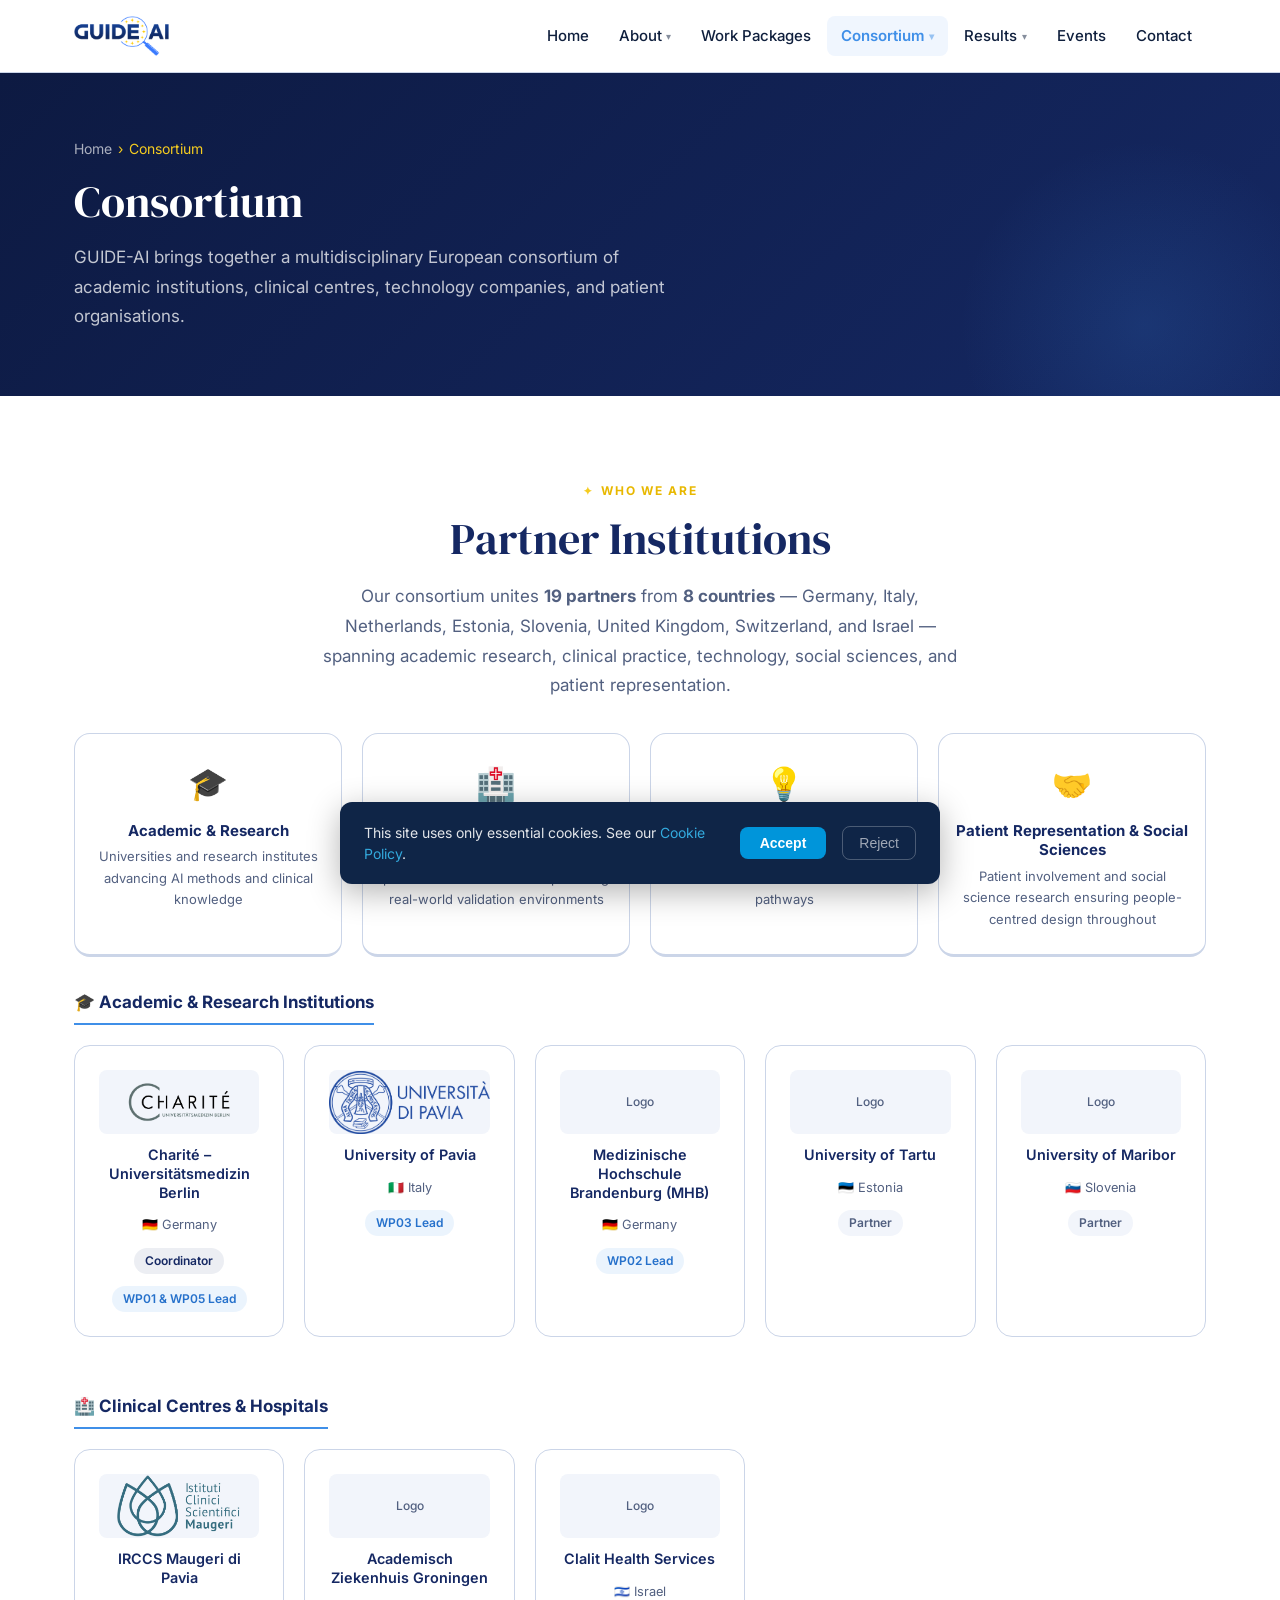
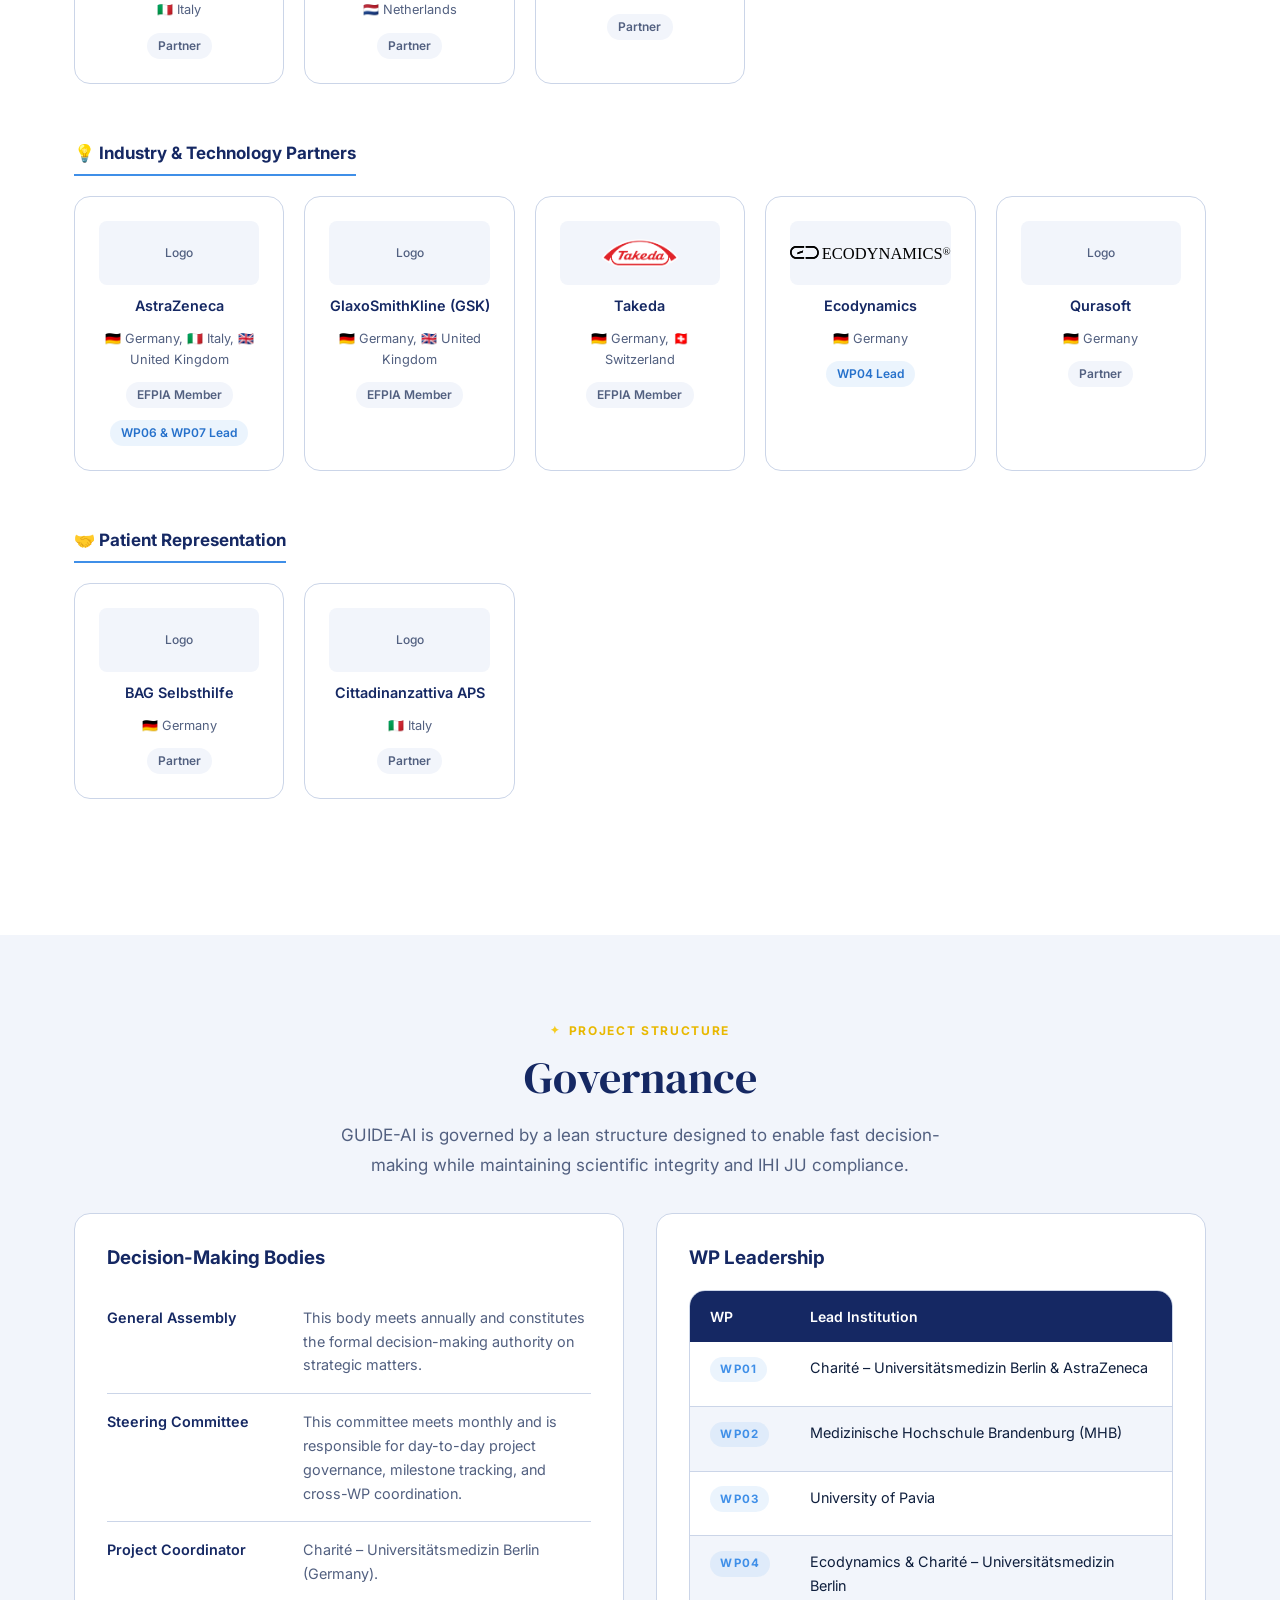
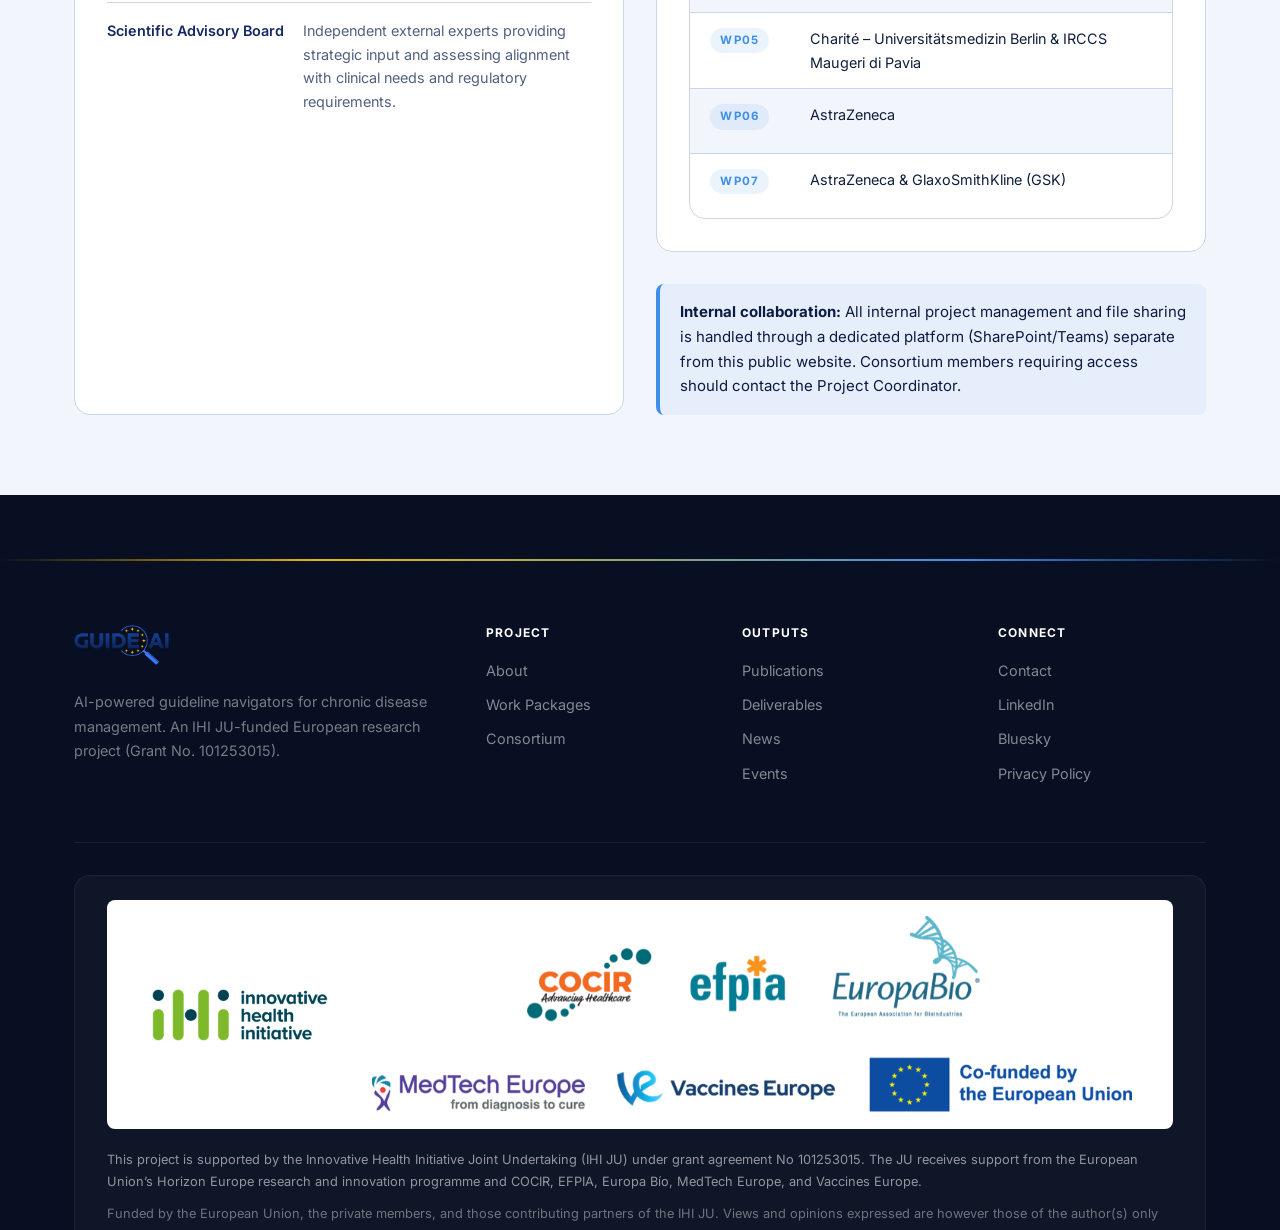
<file: consortium.html>
﻿<!DOCTYPE html>
<html lang="en">

<head>
  <meta charset="UTF-8">
  <meta name="viewport" content="width=device-width, initial-scale=1.0">
  <title>Consortium — GUIDE-AI</title>
  <meta name="description"
    content="Meet the GUIDE-AI consortium — a multidisciplinary partnership of clinical, academic, industry, and patient organisations from across Europe.">
  <link rel="icon" type="image/svg+xml" href="assets/images/favicon.svg">
  <link rel="stylesheet" href="css/style.css">
  <style>
    /* Partner grid */
    .partner-grid {
      display: grid;
      grid-template-columns: repeat(5, 1fr);
      gap: 1.25rem;
    }

    @media (max-width: 1024px) {
      .partner-grid { grid-template-columns: repeat(3, 1fr); }
    }

    @media (max-width: 768px) {
      .partner-grid { grid-template-columns: repeat(2, 1fr); }
    }

    @media (max-width: 480px) {
      .partner-grid { grid-template-columns: 1fr; }
    }

    .partner-card {
      background: var(--white);
      border: 1px solid var(--border);
      border-radius: var(--radius-lg);
      padding: 1.5rem;
      display: flex;
      flex-direction: column;
      align-items: center;
      text-align: center;
      gap: .75rem;
      transition: var(--transition);
    }

    .partner-card:hover {
      box-shadow: var(--shadow);
      border-color: var(--accent-light);
      transform: translateY(-2px);
    }

    .partner-card-logo {
      width: 100%;
      height: 64px;
      display: flex;
      align-items: center;
      justify-content: center;
      background: var(--light);
      border-radius: var(--radius);
      font-size: .75rem;
      color: var(--muted);
      font-weight: 500;
    }

    .partner-card-name {
      font-size: .9rem;
      font-weight: 600;
      color: var(--primary);
      line-height: 1.3;
    }

    .partner-card-country {
      font-size: .8rem;
      color: var(--muted);
    }

    .partner-card-type {}

    /* Category tab style */
    .category-section {
      margin-bottom: 3.5rem;
    }

    .category-title {
      font-size: 1.0625rem;
      font-weight: 700;
      color: var(--primary);
      margin-bottom: 1.25rem;
      padding-bottom: .625rem;
      border-bottom: 2px solid var(--accent);
      display: inline-block;
    }

    /* Governance */
    .governance-block {
      background: var(--white);
      border: 1px solid var(--border);
      border-radius: var(--radius-lg);
      padding: 2rem;
    }

    .governance-role {
      display: flex;
      gap: 1rem;
      padding: 1rem 0;
      border-bottom: 1px solid var(--border);
      align-items: flex-start;
    }

    .governance-role:last-child {
      border-bottom: none;
      padding-bottom: 0;
    }

    .governance-role-label {
      flex-shrink: 0;
      width: 180px;
      font-weight: 600;
      font-size: .9rem;
      color: var(--primary);
    }

    .governance-role-info {
      font-size: .9rem;
      color: var(--muted);
    }
  </style>
</head>

<body>

  <a class="skip-link" href="#main-content">Skip to main content</a>

  <header>
    <nav class="navbar" role="navigation" aria-label="Main navigation">
      <div class="container">
        <div class="navbar-inner">
          <a class="navbar-brand" href="index.html" aria-label="GUIDE-AI — home">
            <img src="assets/images/logo.png" alt="GUIDE-AI" height="40">
          </a>
          <button class="nav-toggle" aria-controls="nav-menu" aria-expanded="false"
            aria-label="Toggle navigation">☰</button>
          <ul class="nav-menu" id="nav-menu" role="list">
            <li class="nav-item"><a class="nav-link" href="index.html">Home</a></li>
            <li class="nav-item has-dropdown">
              <a class="nav-link" href="about.html">About</a>
              <ul class="dropdown-menu" role="list">
                <li><a href="about.html#background">Background</a></li>
                <li><a href="about.html#objectives">Objectives</a></li>
                <li><a href="about.html#approach">Approach</a></li>
              </ul>
            </li>
            <li class="nav-item"><a class="nav-link" href="work-packages.html">Work Packages</a></li>
            <li class="nav-item has-dropdown">
              <a class="nav-link active" href="consortium.html">Consortium</a>
              <ul class="dropdown-menu" role="list">
                <li><a href="#partners">Partners</a></li>
                <li><a href="#governance">Governance</a></li>
              </ul>
            </li>
            <li class="nav-item has-dropdown">
              <a class="nav-link" href="results.html">Results</a>
              <ul class="dropdown-menu" role="list">
                <li><a href="results.html#publications">Publications</a></li>
                <li><a href="results.html#deliverables">Deliverables</a></li>
                <li><a href="results.html#news">News</a></li>
              </ul>
            </li>
            <li class="nav-item"><a class="nav-link" href="events.html">Events</a></li>
            <li class="nav-item"><a class="nav-link" href="contact.html">Contact</a></li>
          </ul>
        </div>
      </div>
    </nav>
  </header>

  <main id="main-content">

    <div class="page-header">
      <div class="container">
        <nav aria-label="Breadcrumb">
          <ol class="breadcrumb">
            <li><a href="index.html">Home</a></li>
            <li aria-current="page">Consortium</li>
          </ol>
        </nav>
        <h1>Consortium</h1>
        <p>GUIDE-AI brings together a multidisciplinary European consortium of academic institutions, clinical centres,
          technology companies, and patient organisations.</p>
      </div>
    </div>

    <!-- ── Partners ──────────────────────────────────────────────── -->
    <section class="section" id="partners" aria-labelledby="partners-heading">
      <div class="container">
        <div class="text-center mb-lg">
          <span class="section-label">Who We Are</span>
          <h2 class="section-title" id="partners-heading">Partner Institutions</h2>
          <p class="section-subtitle" style="margin:0 auto;">
            Our consortium unites <strong>19 partners</strong> from <strong>8 countries</strong> — Germany, Italy,
            Netherlands, Estonia, Slovenia, United Kingdom, Switzerland, and Israel — spanning academic research,
            clinical practice, technology, social sciences, and patient representation.
          </p>
        </div>

        <!-- Consortium pillars -->
        <div class="grid-4 mb-lg" style="gap:1.25rem;">
          <div class="card text-center" style="padding:1.5rem 1rem;">
            <div style="font-size:2rem;margin-bottom:.625rem;">🎓</div>
            <h3 style="font-size:.9375rem;margin-bottom:.375rem;">Academic &amp; Research</h3>
            <p style="font-size:.8125rem;color:var(--muted);margin:0;">Universities and research institutes advancing AI
              methods and clinical knowledge</p>
          </div>
          <div class="card text-center" style="padding:1.5rem 1rem;">
            <div style="font-size:2rem;margin-bottom:.625rem;">🏥</div>
            <h3 style="font-size:.9375rem;margin-bottom:.375rem;">Clinical Centres</h3>
            <p style="font-size:.8125rem;color:var(--muted);margin:0;">Hospitals participating in performance
              evaluation or providing real-world validation environments</p>
          </div>
          <div class="card text-center" style="padding:1.5rem 1rem;">
            <div style="font-size:2rem;margin-bottom:.625rem;">💡</div>
            <h3 style="font-size:.9375rem;margin-bottom:.375rem;">Industry &amp; Technology</h3>
            <p style="font-size:.8125rem;color:var(--muted);margin:0;">SMEs and EFPIA members providing
              infrastructure and translation pathways</p>
          </div>
          <div class="card text-center" style="padding:1.5rem 1rem;">
            <div style="font-size:2rem;margin-bottom:.625rem;">🤝</div>
            <h3 style="font-size:.9375rem;margin-bottom:.375rem;">Patient Representation &amp; Social Sciences</h3>
            <p style="font-size:.8125rem;color:var(--muted);margin:0;">Patient involvement and social science
              research ensuring people-centred design throughout</p>
          </div>
        </div>


        <!-- Academic & Research -->
        <div class="category-section">
          <h3 class="category-title">🎓 Academic &amp; Research Institutions</h3>
          <div class="partner-grid">
            <div class="partner-card">
              <div class="partner-card-logo"><img src="assets/images/partners/charite.png" alt="Charité – Universitätsmedizin Berlin logo" style="max-width:100%;max-height:100%;object-fit:contain;"></div>
              <span class="partner-card-name">Charité – Universitätsmedizin Berlin</span>
              <span class="partner-card-country">🇩🇪 Germany</span>
              <span class="tag tag-blue">Coordinator</span>
              <span class="tag tag-teal">WP01 &amp; WP05 Lead</span>
            </div>
            <div class="partner-card">
              <div class="partner-card-logo"><img src="assets/images/partners/unipv.png" alt="University of Pavia logo" style="max-width:100%;max-height:100%;object-fit:contain;"></div>
              <span class="partner-card-name">University of Pavia</span>
              <span class="partner-card-country">🇮🇹 Italy</span>
              <span class="tag tag-teal">WP03 Lead</span>
            </div>
            <div class="partner-card">
              <div class="partner-card-logo">Logo</div>
              <span class="partner-card-name">Medizinische Hochschule Brandenburg (MHB)</span>
              <span class="partner-card-country">🇩🇪 Germany</span>
              <span class="tag tag-teal">WP02 Lead</span>
            </div>
            <div class="partner-card">
              <div class="partner-card-logo">Logo</div>
              <span class="partner-card-name">University of Tartu</span>
              <span class="partner-card-country">🇪🇪 Estonia</span>
              <span class="tag">Partner</span>
            </div>
            <div class="partner-card">
              <div class="partner-card-logo">Logo</div>
              <span class="partner-card-name">University of Maribor</span>
              <span class="partner-card-country">🇸🇮 Slovenia</span>
              <span class="tag">Partner</span>
            </div>
          </div>
        </div>

        <!-- Clinical -->
        <div class="category-section">
          <h3 class="category-title">🏥 Clinical Centres &amp; Hospitals</h3>
          <div class="partner-grid">
            <div class="partner-card">
              <div class="partner-card-logo"><img src="assets/images/partners/maugeri.webp" alt="IRCCS Maugeri di Pavia logo" style="max-width:100%;max-height:100%;object-fit:contain;"></div>
              <span class="partner-card-name">IRCCS Maugeri di Pavia</span>
              <span class="partner-card-country">🇮🇹 Italy</span>
              <span class="tag">Partner</span>
            </div>
            <div class="partner-card">
              <div class="partner-card-logo">Logo</div>
              <span class="partner-card-name">Academisch Ziekenhuis Groningen</span>
              <span class="partner-card-country">🇳🇱 Netherlands</span>
              <span class="tag">Partner</span>
            </div>
            <div class="partner-card">
              <div class="partner-card-logo">Logo</div>
              <span class="partner-card-name">Clalit Health Services</span>
              <span class="partner-card-country">🇮🇱 Israel</span>
              <span class="tag">Partner</span>
            </div>
          </div>
        </div>

        <!-- Industry -->
        <div class="category-section">
          <h3 class="category-title">💡 Industry &amp; Technology Partners</h3>
          <div class="partner-grid">
            <div class="partner-card">
              <div class="partner-card-logo">Logo</div>
              <span class="partner-card-name">AstraZeneca</span>
              <span class="partner-card-country">🇩🇪 Germany, 🇮🇹 Italy, 🇬🇧 United Kingdom</span>
              <span class="tag">EFPIA Member</span>
              <span class="tag tag-teal">WP06 &amp; WP07 Lead</span>
            </div>
            <div class="partner-card">
              <div class="partner-card-logo">Logo</div>
              <span class="partner-card-name">GlaxoSmithKline (GSK)</span>
              <span class="partner-card-country">🇩🇪 Germany, 🇬🇧 United Kingdom</span>
              <span class="tag">EFPIA Member</span>
            </div>
            <div class="partner-card">
              <div class="partner-card-logo"><img src="assets/images/partners/takeda.png" alt="Takeda logo" style="max-width:100%;max-height:100%;object-fit:contain;"></div>
              <span class="partner-card-name">Takeda</span>
              <span class="partner-card-country">🇩🇪 Germany, 🇨🇭 Switzerland</span>
              <span class="tag">EFPIA Member</span>
            </div>
            <div class="partner-card">
              <div class="partner-card-logo"><img src="assets/images/partners/ecodynamics.svg" alt="Ecodynamics logo" style="max-width:100%;max-height:100%;object-fit:contain;"></div>
              <span class="partner-card-name">Ecodynamics</span>
              <span class="partner-card-country">🇩🇪 Germany</span>
              <span class="tag tag-teal">WP04 Lead</span>
            </div>
            <div class="partner-card">
              <div class="partner-card-logo">Logo</div>
              <span class="partner-card-name">Qurasoft</span>
              <span class="partner-card-country">🇩🇪 Germany</span>
              <span class="tag">Partner</span>
            </div>
          </div>
        </div>

        <!-- Patient -->
        <div class="category-section">
          <h3 class="category-title">🤝 Patient Representation</h3>
          <div class="partner-grid">
            <div class="partner-card">
              <div class="partner-card-logo">Logo</div>
              <span class="partner-card-name">BAG Selbsthilfe</span>
              <span class="partner-card-country">🇩🇪 Germany</span>
              <span class="tag">Partner</span>
            </div>
            <div class="partner-card">
              <div class="partner-card-logo">Logo</div>
              <span class="partner-card-name">Cittadinanzattiva APS</span>
              <span class="partner-card-country">🇮🇹 Italy</span>
              <span class="tag">Partner</span>
            </div>
          </div>
        </div>

      </div>
    </section>

    <!-- ── Governance ─────────────────────────────────────────────── -->
    <section class="section section-light" id="governance" aria-labelledby="governance-heading">
      <div class="container">
        <div class="text-center mb-lg">
          <span class="section-label">Project Structure</span>
          <h2 class="section-title" id="governance-heading">Governance</h2>
          <p class="section-subtitle" style="margin:0 auto;">
            GUIDE-AI is governed by a lean structure designed to enable fast decision-making while maintaining
            scientific integrity and IHI JU compliance.
          </p>
        </div>

        <div class="grid-2" style="gap:2rem;">
          <div class="governance-block">
            <h3 style="margin-bottom:1.25rem;">Decision-Making Bodies</h3>
            <div class="governance-role">
              <span class="governance-role-label">General Assembly</span>
              <span class="governance-role-info">This body meets annually and constitutes the formal decision-making
                authority on strategic matters.</span>
            </div>
            <div class="governance-role">
              <span class="governance-role-label">Steering Committee</span>
              <span class="governance-role-info">This committee meets monthly and is responsible for day-to-day
                project governance, milestone tracking, and cross-WP coordination.</span>
            </div>
            <div class="governance-role">
              <span class="governance-role-label">Project Coordinator</span>
              <span class="governance-role-info">Charité – Universitätsmedizin Berlin (Germany).</span>
            </div>
            <div class="governance-role">
              <span class="governance-role-label">Scientific Advisory Board</span>
              <span class="governance-role-info">Independent external experts providing strategic input and
                assessing alignment with clinical needs and regulatory requirements.</span>
            </div>
          </div>

          <div>
            <div class="governance-block mb-lg">
              <h3 style="margin-bottom:1.25rem;">WP Leadership</h3>
              <div class="table-wrap">
                <table>
                  <thead>
                    <tr>
                      <th>WP</th>
                      <th>Lead Institution</th>
                    </tr>
                  </thead>
                  <tbody>
                    <tr>
                      <td><span class="wp-number">WP01</span></td>
                      <td>Charité – Universitätsmedizin Berlin &amp; AstraZeneca</td>
                    </tr>
                    <tr>
                      <td><span class="wp-number">WP02</span></td>
                      <td>Medizinische Hochschule Brandenburg (MHB)</td>
                    </tr>
                    <tr>
                      <td><span class="wp-number">WP03</span></td>
                      <td>University of Pavia</td>
                    </tr>
                    <tr>
                      <td><span class="wp-number">WP04</span></td>
                      <td>Ecodynamics &amp; Charité – Universitätsmedizin Berlin</td>
                    </tr>
                    <tr>
                      <td><span class="wp-number">WP05</span></td>
                      <td>Charité – Universitätsmedizin Berlin &amp; IRCCS Maugeri di Pavia</td>
                    </tr>
                    <tr>
                      <td><span class="wp-number">WP06</span></td>
                      <td>AstraZeneca</td>
                    </tr>
                    <tr>
                      <td><span class="wp-number">WP07</span></td>
                      <td>AstraZeneca &amp; GlaxoSmithKline (GSK)</td>
                    </tr>
                  </tbody>
                </table>
              </div>
            </div>

            <div class="alert alert-info">
              <strong>Internal collaboration:</strong> All internal project management and file sharing is handled
              through a dedicated platform (SharePoint/Teams) separate from this public website. Consortium members
              requiring access should contact the Project Coordinator.
            </div>
          </div>
        </div>
      </div>
    </section>

  </main>

  <footer class="footer" role="contentinfo">
    <div class="container">
      <div class="footer-top">
        <div class="footer-brand">
          <a class="navbar-brand" href="index.html" aria-label="GUIDE-AI — home">
            <img src="assets/images/logo.png" alt="GUIDE-AI" height="32">
          </a>
          <p>AI-powered guideline navigators for chronic disease management. An IHI JU-funded European research project
            (Grant No. 101253015).</p>
        </div>
        <div class="footer-col">
          <h4>Project</h4>
          <ul>
            <li><a href="about.html">About</a></li>
            <li><a href="work-packages.html">Work Packages</a></li>
            <li><a href="consortium.html">Consortium</a></li>
          </ul>
        </div>
        <div class="footer-col">
          <h4>Outputs</h4>
          <ul>
            <li><a href="results.html#publications">Publications</a></li>
            <li><a href="results.html#deliverables">Deliverables</a></li>
            <li><a href="results.html#news">News</a></li>
            <li><a href="events.html">Events</a></li>
          </ul>
        </div>
        <div class="footer-col">
          <h4>Connect</h4>
          <ul>
            <li><a href="contact.html">Contact</a></li>
            <li><a href="https://linkedin.com" target="_blank" rel="noopener noreferrer">LinkedIn</a></li>
            <li><a href="https://bsky.app" target="_blank" rel="noopener noreferrer">Bluesky</a></li>
            <li><a href="privacy.html">Privacy Policy</a></li>
          </ul>
        </div>
      </div>
    </div>
    <div class="footer-eu-bar">
      <div class="container">
        <div class="footer-eu-inner">
          <div class="footer-eu-logos">
            <img class="footer-eu-ihi" src="assets/images/funding/ihi-logo.png" alt="Innovative Health Initiative (IHI) Joint Undertaking" width="553" height="180">
            <picture>
              <source media="(max-width: 768px)" srcset="assets/images/funding/ihi-partners-2-lines.png" width="1000" height="259">
              <img class="footer-eu-partners" src="assets/images/funding/ihi-partners-1-line.png" alt="Logos of COCIR, EFPIA, EuropaBio, MedTech Europe and Vaccines Europe, and the EU emblem with the words Co-funded by the European Union" width="1600" height="120">
            </picture>
          </div>
          <div class="footer-eu-text">
            <p>This project is supported by the Innovative Health Initiative Joint Undertaking (IHI JU) under grant agreement No 101253015. The JU receives support from the European Union’s Horizon Europe research and innovation programme and COCIR, EFPIA, Europa Bío, MedTech Europe, and Vaccines Europe.</p>
            <p class="footer-eu-disclaimer">Funded by the European Union, the private members, and those contributing partners of the IHI JU. Views and opinions expressed are however those of the author(s) only and do not necessarily reflect those of the aforementioned parties. Neither of the aforementioned parties can be held responsible for them.</p>
          </div>
        </div>
      </div>
    </div>
    <div class="container">
      <div class="footer-bottom">
        <span>© 2025 GUIDE-AI Consortium — IHI Call 9 · Grant No. 101253015</span>
        <span><a href="privacy.html">Privacy Policy</a> · <a href="privacy.html#cookies">Cookie Policy</a></span>
      </div>
    </div>
  </footer>

  <script src="js/main.js"></script>
</body>

</html>
</file>
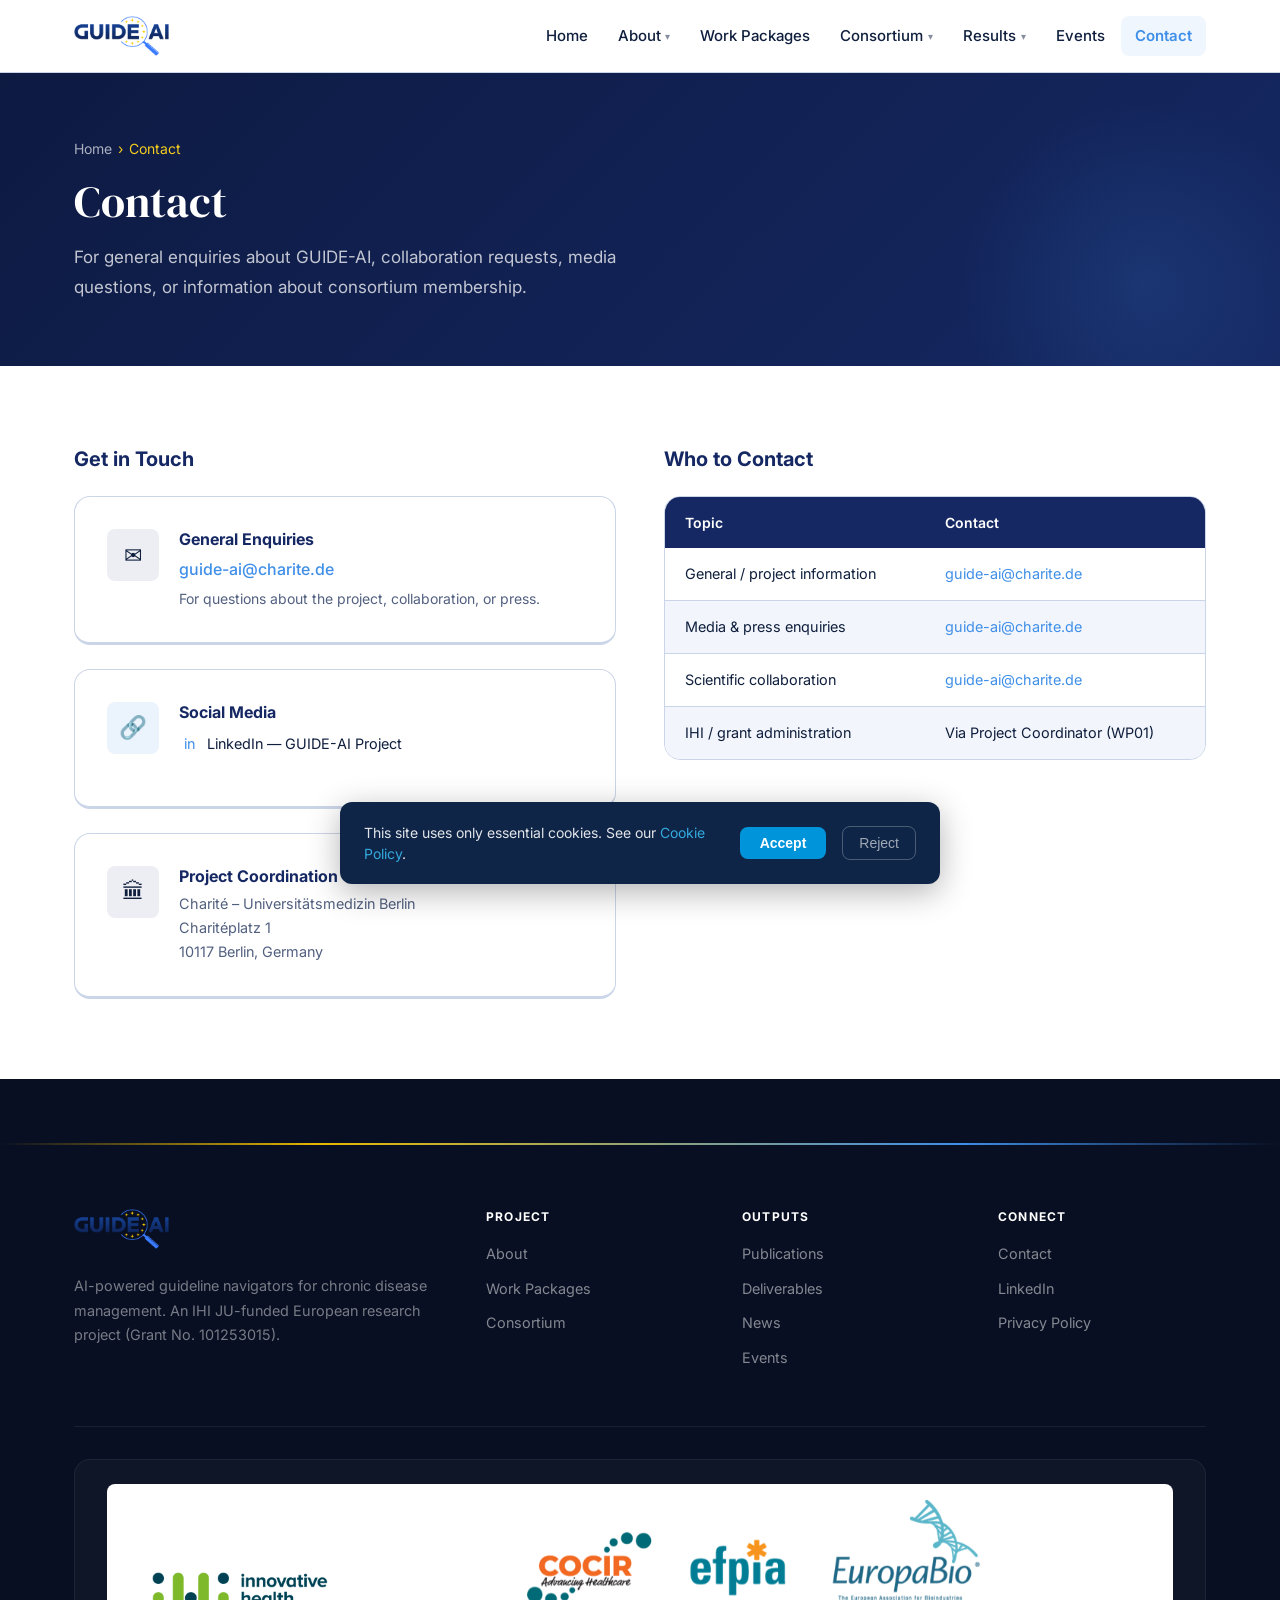
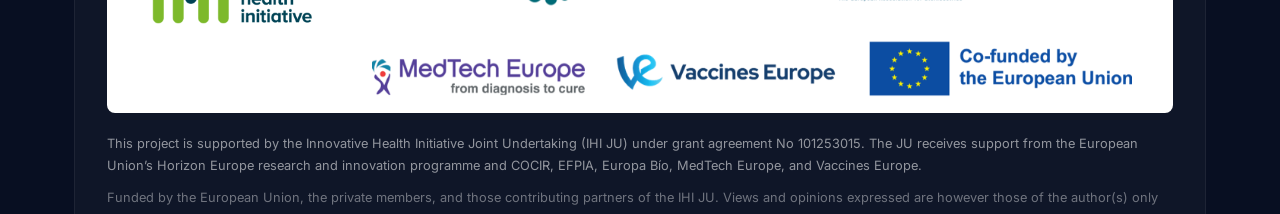
<file: contact.html>
﻿<!DOCTYPE html>
<html lang="en">
<head>
  <meta charset="UTF-8">
  <meta name="viewport" content="width=device-width, initial-scale=1.0">
  <title>Contact — GUIDE-AI</title>
  <meta name="description" content="Get in touch with the GUIDE-AI consortium — general enquiries, media, and collaboration requests.">
  <link rel="icon" type="image/svg+xml" href="assets/images/favicon.svg">
  <link rel="stylesheet" href="css/style.css">
</head>
<body>

<a class="skip-link" href="#main-content">Skip to main content</a>

<header>
  <nav class="navbar" role="navigation" aria-label="Main navigation">
    <div class="container">
      <div class="navbar-inner">
        <a class="navbar-brand" href="index.html" aria-label="GUIDE-AI — home">
          <img src="assets/images/logo.png" alt="GUIDE-AI" height="40">
        </a>
        <button class="nav-toggle" aria-controls="nav-menu" aria-expanded="false" aria-label="Toggle navigation">☰</button>
        <ul class="nav-menu" id="nav-menu" role="list">
          <li class="nav-item"><a class="nav-link" href="index.html">Home</a></li>
          <li class="nav-item has-dropdown">
            <a class="nav-link" href="about.html">About</a>
            <ul class="dropdown-menu" role="list">
              <li><a href="about.html#background">Background</a></li>
              <li><a href="about.html#objectives">Objectives</a></li>
              <li><a href="about.html#approach">Approach</a></li>
            </ul>
          </li>
          <li class="nav-item"><a class="nav-link" href="work-packages.html">Work Packages</a></li>
          <li class="nav-item has-dropdown">
            <a class="nav-link" href="consortium.html">Consortium</a>
            <ul class="dropdown-menu" role="list">
              <li><a href="consortium.html#partners">Partners</a></li>
              <li><a href="consortium.html#governance">Governance</a></li>
            </ul>
          </li>
          <li class="nav-item has-dropdown">
            <a class="nav-link" href="results.html">Results</a>
            <ul class="dropdown-menu" role="list">
              <li><a href="results.html#publications">Publications</a></li>
              <li><a href="results.html#deliverables">Deliverables</a></li>
              <li><a href="results.html#news">News</a></li>
            </ul>
          </li>
          <li class="nav-item"><a class="nav-link" href="events.html">Events</a></li>
          <li class="nav-item"><a class="nav-link active" href="contact.html">Contact</a></li>
        </ul>
      </div>
    </div>
  </nav>
</header>

<main id="main-content">

  <div class="page-header">
    <div class="container">
      <nav aria-label="Breadcrumb">
        <ol class="breadcrumb">
          <li><a href="index.html">Home</a></li>
          <li aria-current="page">Contact</li>
        </ol>
      </nav>
      <h1>Contact</h1>
      <p>For general enquiries about GUIDE-AI, collaboration requests, media questions, or information about consortium membership.</p>
    </div>
  </div>

  <section class="section" aria-labelledby="contact-heading">
    <div class="container">
      <h2 class="sr-only" id="contact-heading">Contact information</h2>

      <div class="grid-2" style="gap:3rem;align-items:start;">

        <!-- Contact details -->
        <div>
          <h3 style="font-size:1.25rem;margin-bottom:1.5rem;">Get in Touch</h3>

          <div style="display:flex;flex-direction:column;gap:1.5rem;">

            <div class="card" style="display:flex;gap:1.25rem;align-items:flex-start;">
              <div class="card-icon card-icon-blue" style="flex-shrink:0;" aria-hidden="true">✉</div>
              <div>
                <h4 style="font-size:1rem;margin-bottom:.375rem;">General Enquiries</h4>
                <!-- TODO: Replace with real email address -->
                <a href="mailto:guide-ai@charite.de" style="color:var(--accent);font-weight:500;">guide-ai@charite.de</a>
                <p style="font-size:.875rem;color:var(--muted);margin-top:.25rem;">For questions about the project, collaboration, or press.</p>
              </div>
            </div>

            <div class="card" style="display:flex;gap:1.25rem;align-items:flex-start;">
              <div class="card-icon card-icon-teal" style="flex-shrink:0;" aria-hidden="true">🔗</div>
              <div>
                <h4 style="font-size:1rem;margin-bottom:.625rem;">Social Media</h4>
                <div style="display:flex;flex-direction:column;gap:.5rem;">
                  <!-- TODO: Update with real handles -->
                  <a href="https://linkedin.com" target="_blank" rel="noopener noreferrer" style="display:flex;align-items:center;gap:.5rem;color:var(--text);font-size:.9rem;">
                    <span style="width:20px;text-align:center;color:var(--accent);">in</span>
                    LinkedIn — GUIDE-AI Project
                  </a>
                </div>
              </div>
            </div>

            <div class="card" style="display:flex;gap:1.25rem;align-items:flex-start;">
              <div class="card-icon card-icon-blue" style="flex-shrink:0;" aria-hidden="true">🏛</div>
              <div>
                <h4 style="font-size:1rem;margin-bottom:.375rem;">Project Coordination</h4>
                <p style="font-size:.9rem;color:var(--muted);">Charité – Universitätsmedizin Berlin<br>Charitéplatz 1<br>10117 Berlin, Germany</p>
              </div>
            </div>

          </div>
        </div>

        <!-- Contact topic guide -->
        <div>
          <h3 style="font-size:1.25rem;margin-bottom:1.5rem;">Who to Contact</h3>

          <div class="table-wrap">
            <table>
              <thead>
                <tr><th>Topic</th><th>Contact</th></tr>
              </thead>
              <tbody>
                <tr>
                  <td>General / project information</td>
                  <td><a href="mailto:guide-ai@charite.de">guide-ai@charite.de</a></td>
                </tr>
                <tr>
                  <td>Media &amp; press enquiries</td>
                  <!-- TODO: Add press contact -->
                  <td><a href="mailto:guide-ai@charite.de">guide-ai@charite.de</a></td>
                </tr>
                <tr>
                  <td>Scientific collaboration</td>
                  <td><a href="mailto:guide-ai@charite.de">guide-ai@charite.de</a></td>
                </tr>
                <tr>
                  <td>IHI / grant administration</td>
                  <td>Via Project Coordinator (WP01)</td>
                </tr>
              </tbody>
            </table>
          </div>
        </div>

      </div>
    </div>
  </section>

</main>

<footer class="footer" role="contentinfo">
  <div class="container">
    <div class="footer-top">
      <div class="footer-brand">
        <a class="navbar-brand" href="index.html" aria-label="GUIDE-AI — home">
          <img src="assets/images/logo.png" alt="GUIDE-AI" height="32">
        </a>
        <p>AI-powered guideline navigators for chronic disease management. An IHI JU-funded European research project (Grant No. 101253015).</p>
      </div>
      <div class="footer-col">
        <h4>Project</h4>
        <ul>
          <li><a href="about.html">About</a></li>
          <li><a href="work-packages.html">Work Packages</a></li>
          <li><a href="consortium.html">Consortium</a></li>
        </ul>
      </div>
      <div class="footer-col">
        <h4>Outputs</h4>
        <ul>
          <li><a href="results.html#publications">Publications</a></li>
          <li><a href="results.html#deliverables">Deliverables</a></li>
          <li><a href="results.html#news">News</a></li>
          <li><a href="events.html">Events</a></li>
        </ul>
      </div>
      <div class="footer-col">
        <h4>Connect</h4>
        <ul>
          <li><a href="contact.html">Contact</a></li>
          <li><a href="https://linkedin.com" target="_blank" rel="noopener noreferrer">LinkedIn</a></li>
          <li><a href="privacy.html">Privacy Policy</a></li>
        </ul>
      </div>
    </div>
  </div>
  <div class="footer-eu-bar">
    <div class="container">
      <div class="footer-eu-inner">
        <div class="footer-eu-logos">
          <img class="footer-eu-ihi" src="assets/images/funding/ihi-logo.png" alt="Innovative Health Initiative (IHI) Joint Undertaking" width="553" height="180">
          <picture>
            <source media="(max-width: 768px)" srcset="assets/images/funding/ihi-partners-2-lines.png" width="1000" height="259">
            <img class="footer-eu-partners" src="assets/images/funding/ihi-partners-1-line.png" alt="Logos of COCIR, EFPIA, EuropaBio, MedTech Europe and Vaccines Europe, and the EU emblem with the words Co-funded by the European Union" width="1600" height="120">
          </picture>
        </div>
        <div class="footer-eu-text">
          <p>This project is supported by the Innovative Health Initiative Joint Undertaking (IHI JU) under grant agreement No 101253015. The JU receives support from the European Union’s Horizon Europe research and innovation programme and COCIR, EFPIA, Europa Bío, MedTech Europe, and Vaccines Europe.</p>
          <p class="footer-eu-disclaimer">Funded by the European Union, the private members, and those contributing partners of the IHI JU. Views and opinions expressed are however those of the author(s) only and do not necessarily reflect those of the aforementioned parties. Neither of the aforementioned parties can be held responsible for them.</p>
        </div>
      </div>
    </div>
  </div>
  <div class="container">
    <div class="footer-bottom">
      <span>© 2025 GUIDE-AI Consortium — IHI Call 9 · Grant No. 101253015</span>
      <span><a href="privacy.html">Privacy Policy</a> · <a href="privacy.html#cookies">Cookie Policy</a></span>
    </div>
  </div>
</footer>

<script src="js/main.js"></script>
</body>
</html>
</file>
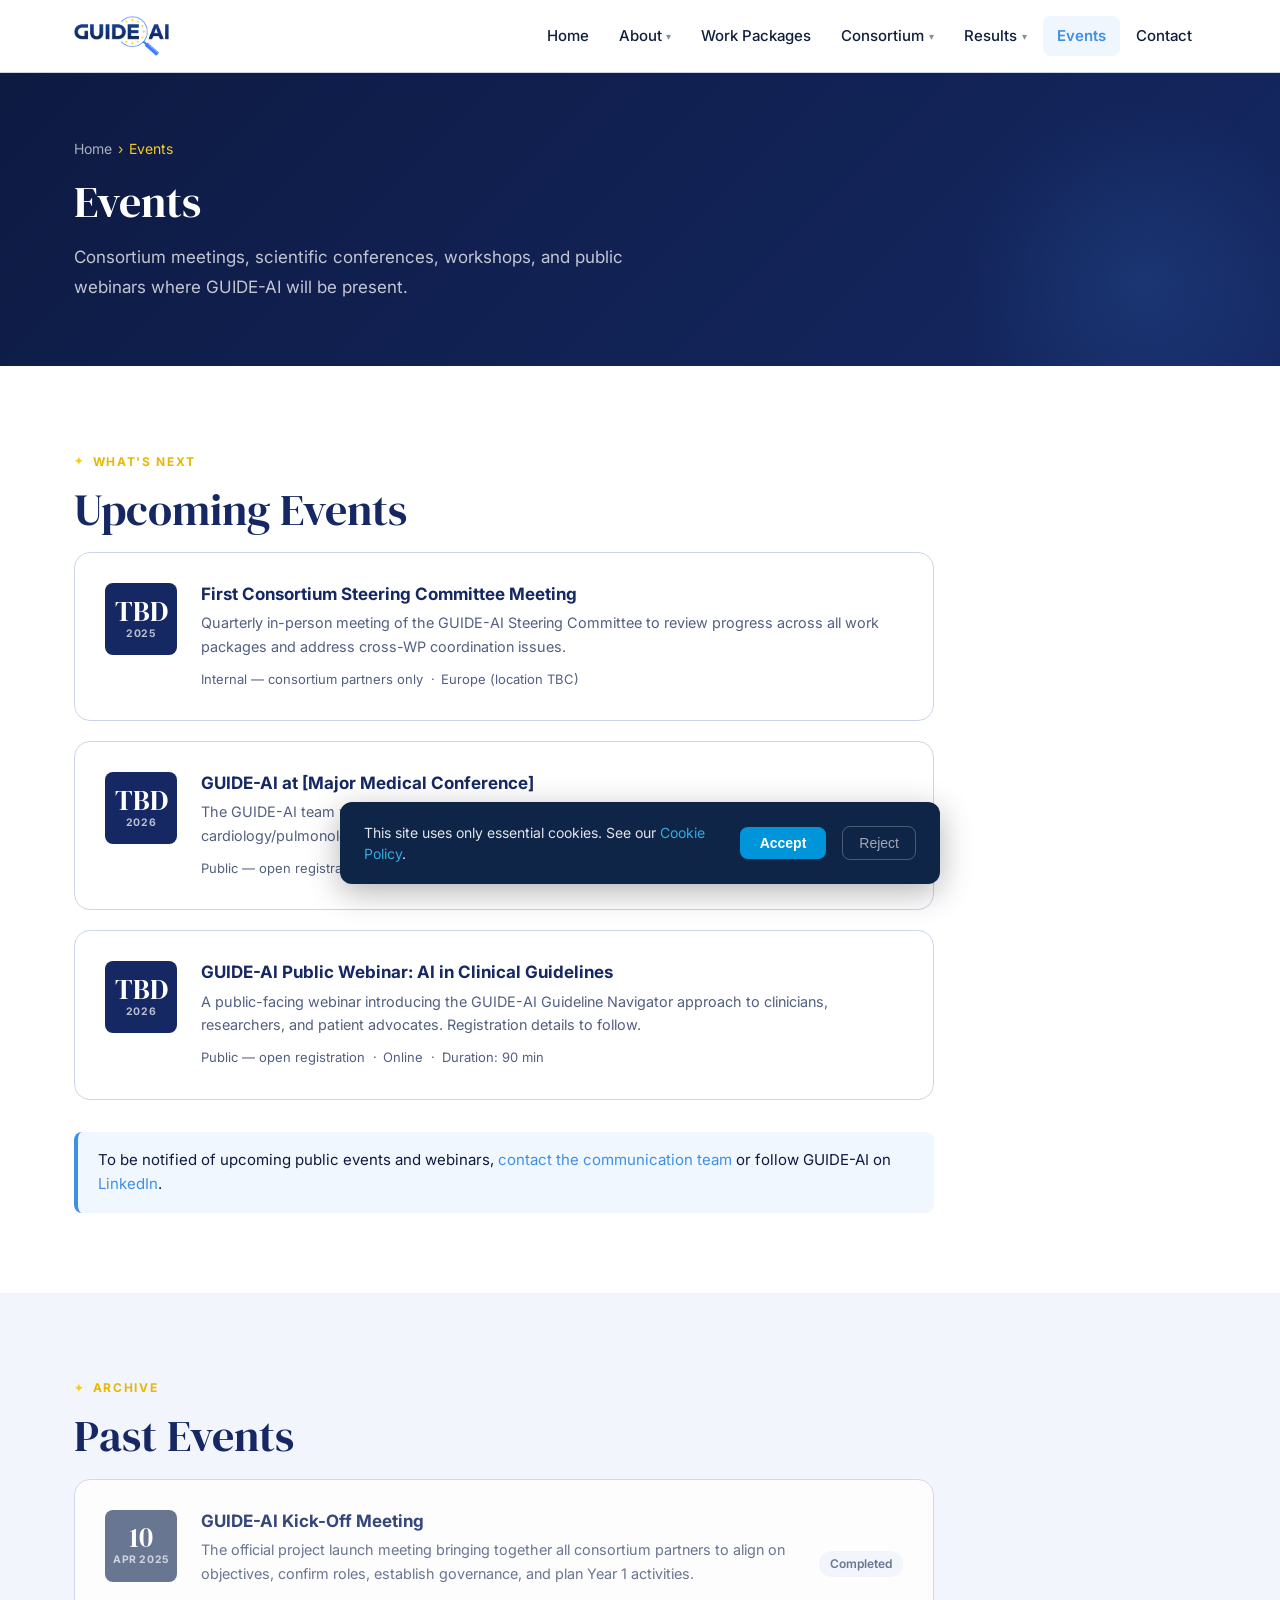
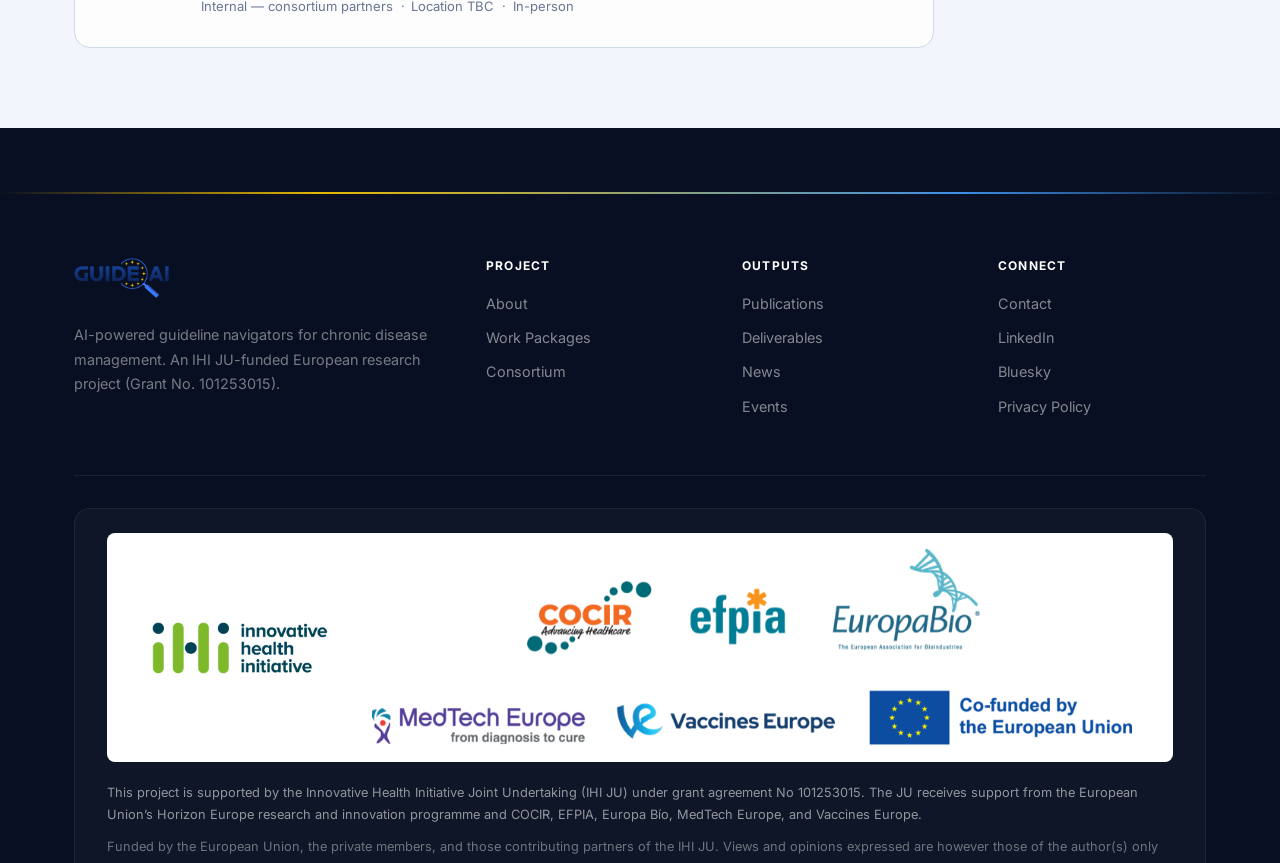
<file: events.html>
﻿<!DOCTYPE html>
<html lang="en">
<head>
  <meta charset="UTF-8">
  <meta name="viewport" content="width=device-width, initial-scale=1.0">
  <title>Events — GUIDE-AI</title>
  <meta name="description" content="Upcoming and past events from the GUIDE-AI project — consortium meetings, conference presentations, workshops, and webinars.">
  <link rel="icon" type="image/svg+xml" href="assets/images/favicon.svg">
  <link rel="stylesheet" href="css/style.css">
</head>
<body>

<a class="skip-link" href="#main-content">Skip to main content</a>

<header>
  <nav class="navbar" role="navigation" aria-label="Main navigation">
    <div class="container">
      <div class="navbar-inner">
        <a class="navbar-brand" href="index.html" aria-label="GUIDE-AI — home">
          <img src="assets/images/logo.png" alt="GUIDE-AI" height="40">
        </a>
        <button class="nav-toggle" aria-controls="nav-menu" aria-expanded="false" aria-label="Toggle navigation">☰</button>
        <ul class="nav-menu" id="nav-menu" role="list">
          <li class="nav-item"><a class="nav-link" href="index.html">Home</a></li>
          <li class="nav-item has-dropdown">
            <a class="nav-link" href="about.html">About</a>
            <ul class="dropdown-menu" role="list">
              <li><a href="about.html#background">Background</a></li>
              <li><a href="about.html#objectives">Objectives</a></li>
              <li><a href="about.html#approach">Approach</a></li>
            </ul>
          </li>
          <li class="nav-item"><a class="nav-link" href="work-packages.html">Work Packages</a></li>
          <li class="nav-item has-dropdown">
            <a class="nav-link" href="consortium.html">Consortium</a>
            <ul class="dropdown-menu" role="list">
              <li><a href="consortium.html#partners">Partners</a></li>
              <li><a href="consortium.html#governance">Governance</a></li>
            </ul>
          </li>
          <li class="nav-item has-dropdown">
            <a class="nav-link" href="results.html">Results</a>
            <ul class="dropdown-menu" role="list">
              <li><a href="results.html#publications">Publications</a></li>
              <li><a href="results.html#deliverables">Deliverables</a></li>
              <li><a href="results.html#news">News</a></li>
            </ul>
          </li>
          <li class="nav-item"><a class="nav-link active" href="events.html">Events</a></li>
          <li class="nav-item"><a class="nav-link" href="contact.html">Contact</a></li>
        </ul>
      </div>
    </div>
  </nav>
</header>

<main id="main-content">

  <div class="page-header">
    <div class="container">
      <nav aria-label="Breadcrumb">
        <ol class="breadcrumb">
          <li><a href="index.html">Home</a></li>
          <li aria-current="page">Events</li>
        </ol>
      </nav>
      <h1>Events</h1>
      <p>Consortium meetings, scientific conferences, workshops, and public webinars where GUIDE-AI will be present.</p>
    </div>
  </div>

  <!-- ── Upcoming ───────────────────────────────────────────────── -->
  <section class="section" id="upcoming" aria-labelledby="upcoming-heading">
    <div class="container">
      <span class="section-label">What's Next</span>
      <h2 class="section-title" id="upcoming-heading">Upcoming Events</h2>

      <div style="display:flex;flex-direction:column;gap:1.25rem;max-width:860px;">

        <!-- TODO: Update with real upcoming events -->
        <div class="event-card">
          <div class="event-date-box" aria-hidden="true">
            <span class="ev-day">TBD</span>
            <span class="ev-month">2025</span>
          </div>
          <div class="event-body">
            <h3>First Consortium Steering Committee Meeting</h3>
            <p>Quarterly in-person meeting of the GUIDE-AI Steering Committee to review progress across all work packages and address cross-WP coordination issues.</p>
            <div class="event-meta">
              <span>Internal — consortium partners only</span>
              <span>Europe (location TBC)</span>
            </div>
          </div>
        </div>

        <div class="event-card">
          <div class="event-date-box" aria-hidden="true">
            <span class="ev-day">TBD</span>
            <span class="ev-month">2026</span>
          </div>
          <div class="event-body">
            <h3>GUIDE-AI at [Major Medical Conference]</h3>
            <p>The GUIDE-AI team will present preliminary results at a major European medical informatics or clinical cardiology/pulmonology conference.</p>
            <div class="event-meta">
              <span>Public — open registration</span>
              <span>Location TBC</span>
              <span>Oral presentation</span>
            </div>
          </div>
        </div>

        <div class="event-card">
          <div class="event-date-box" aria-hidden="true">
            <span class="ev-day">TBD</span>
            <span class="ev-month">2026</span>
          </div>
          <div class="event-body">
            <h3>GUIDE-AI Public Webinar: AI in Clinical Guidelines</h3>
            <p>A public-facing webinar introducing the GUIDE-AI Guideline Navigator approach to clinicians, researchers, and patient advocates. Registration details to follow.</p>
            <div class="event-meta">
              <span>Public — open registration</span>
              <span>Online</span>
              <span>Duration: 90 min</span>
            </div>
          </div>
        </div>

      </div>

      <div class="alert alert-info mt-lg" style="max-width:860px;">
        To be notified of upcoming public events and webinars, <a href="contact.html">contact the communication team</a> or follow GUIDE-AI on <a href="https://linkedin.com" target="_blank" rel="noopener noreferrer">LinkedIn</a>.
      </div>
    </div>
  </section>

  <!-- ── Past ───────────────────────────────────────────────────── -->
  <section class="section section-light" id="past" aria-labelledby="past-heading">
    <div class="container">
      <span class="section-label">Archive</span>
      <h2 class="section-title" id="past-heading">Past Events</h2>

      <div style="display:flex;flex-direction:column;gap:1.25rem;max-width:860px;">

        <div class="event-card" style="opacity:.85;">
          <div class="event-date-box" style="background:var(--muted);" aria-hidden="true">
            <span class="ev-day">10</span>
            <span class="ev-month">Apr 2025</span>
          </div>
          <div class="event-body">
            <h3>GUIDE-AI Kick-Off Meeting</h3>
            <p>The official project launch meeting bringing together all consortium partners to align on objectives, confirm roles, establish governance, and plan Year 1 activities.</p>
            <div class="event-meta">
              <span>Internal — consortium partners</span>
              <!-- TODO: Add kick-off location -->
              <span>Location TBC</span>
              <span>In-person</span>
            </div>
          </div>
          <div style="align-self:center;flex-shrink:0;">
            <span class="tag">Completed</span>
          </div>
        </div>

      </div>
    </div>
  </section>

</main>

<footer class="footer" role="contentinfo">
  <div class="container">
    <div class="footer-top">
      <div class="footer-brand">
        <a class="navbar-brand" href="index.html" aria-label="GUIDE-AI — home">
          <img src="assets/images/logo.png" alt="GUIDE-AI" height="32">
        </a>
        <p>AI-powered guideline navigators for chronic disease management. An IHI JU-funded European research project (Grant No. 101253015).</p>
      </div>
      <div class="footer-col">
        <h4>Project</h4>
        <ul>
          <li><a href="about.html">About</a></li>
          <li><a href="work-packages.html">Work Packages</a></li>
          <li><a href="consortium.html">Consortium</a></li>
        </ul>
      </div>
      <div class="footer-col">
        <h4>Outputs</h4>
        <ul>
          <li><a href="results.html#publications">Publications</a></li>
          <li><a href="results.html#deliverables">Deliverables</a></li>
          <li><a href="results.html#news">News</a></li>
          <li><a href="events.html">Events</a></li>
        </ul>
      </div>
      <div class="footer-col">
        <h4>Connect</h4>
        <ul>
          <li><a href="contact.html">Contact</a></li>
          <li><a href="https://linkedin.com" target="_blank" rel="noopener noreferrer">LinkedIn</a></li>
          <li><a href="https://bsky.app" target="_blank" rel="noopener noreferrer">Bluesky</a></li>
          <li><a href="privacy.html">Privacy Policy</a></li>
        </ul>
      </div>
    </div>
  </div>
  <div class="footer-eu-bar">
    <div class="container">
      <div class="footer-eu-inner">
        <div class="footer-eu-logos">
          <img class="footer-eu-ihi" src="assets/images/funding/ihi-logo.png" alt="Innovative Health Initiative (IHI) Joint Undertaking" width="553" height="180">
          <picture>
            <source media="(max-width: 768px)" srcset="assets/images/funding/ihi-partners-2-lines.png" width="1000" height="259">
            <img class="footer-eu-partners" src="assets/images/funding/ihi-partners-1-line.png" alt="Logos of COCIR, EFPIA, EuropaBio, MedTech Europe and Vaccines Europe, and the EU emblem with the words Co-funded by the European Union" width="1600" height="120">
          </picture>
        </div>
        <div class="footer-eu-text">
          <p>This project is supported by the Innovative Health Initiative Joint Undertaking (IHI JU) under grant agreement No 101253015. The JU receives support from the European Union’s Horizon Europe research and innovation programme and COCIR, EFPIA, Europa Bío, MedTech Europe, and Vaccines Europe.</p>
          <p class="footer-eu-disclaimer">Funded by the European Union, the private members, and those contributing partners of the IHI JU. Views and opinions expressed are however those of the author(s) only and do not necessarily reflect those of the aforementioned parties. Neither of the aforementioned parties can be held responsible for them.</p>
        </div>
      </div>
    </div>
  </div>
  <div class="container">
    <div class="footer-bottom">
      <span>© 2025 GUIDE-AI Consortium — IHI Call 9 · Grant No. 101253015</span>
      <span><a href="privacy.html">Privacy Policy</a> · <a href="privacy.html#cookies">Cookie Policy</a></span>
    </div>
  </div>
</footer>

<script src="js/main.js"></script>
</body>
</html>
</file>
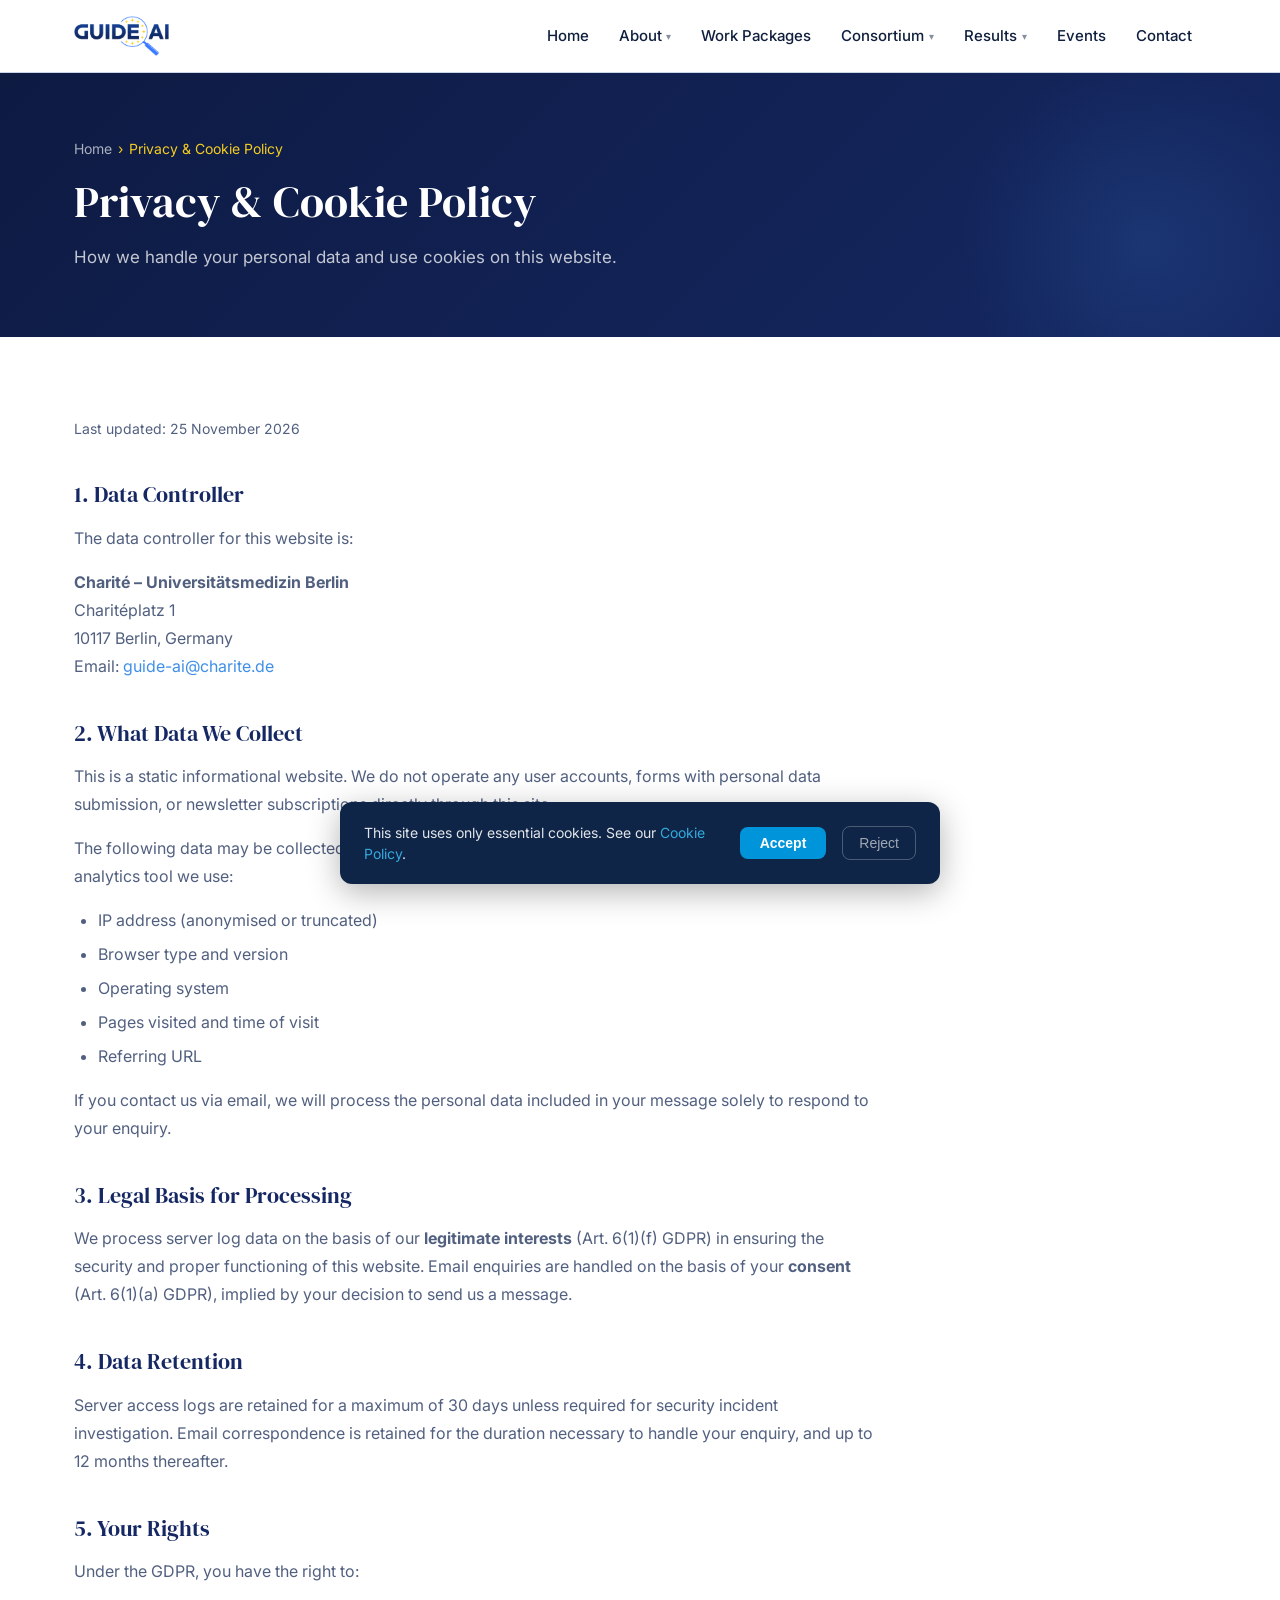
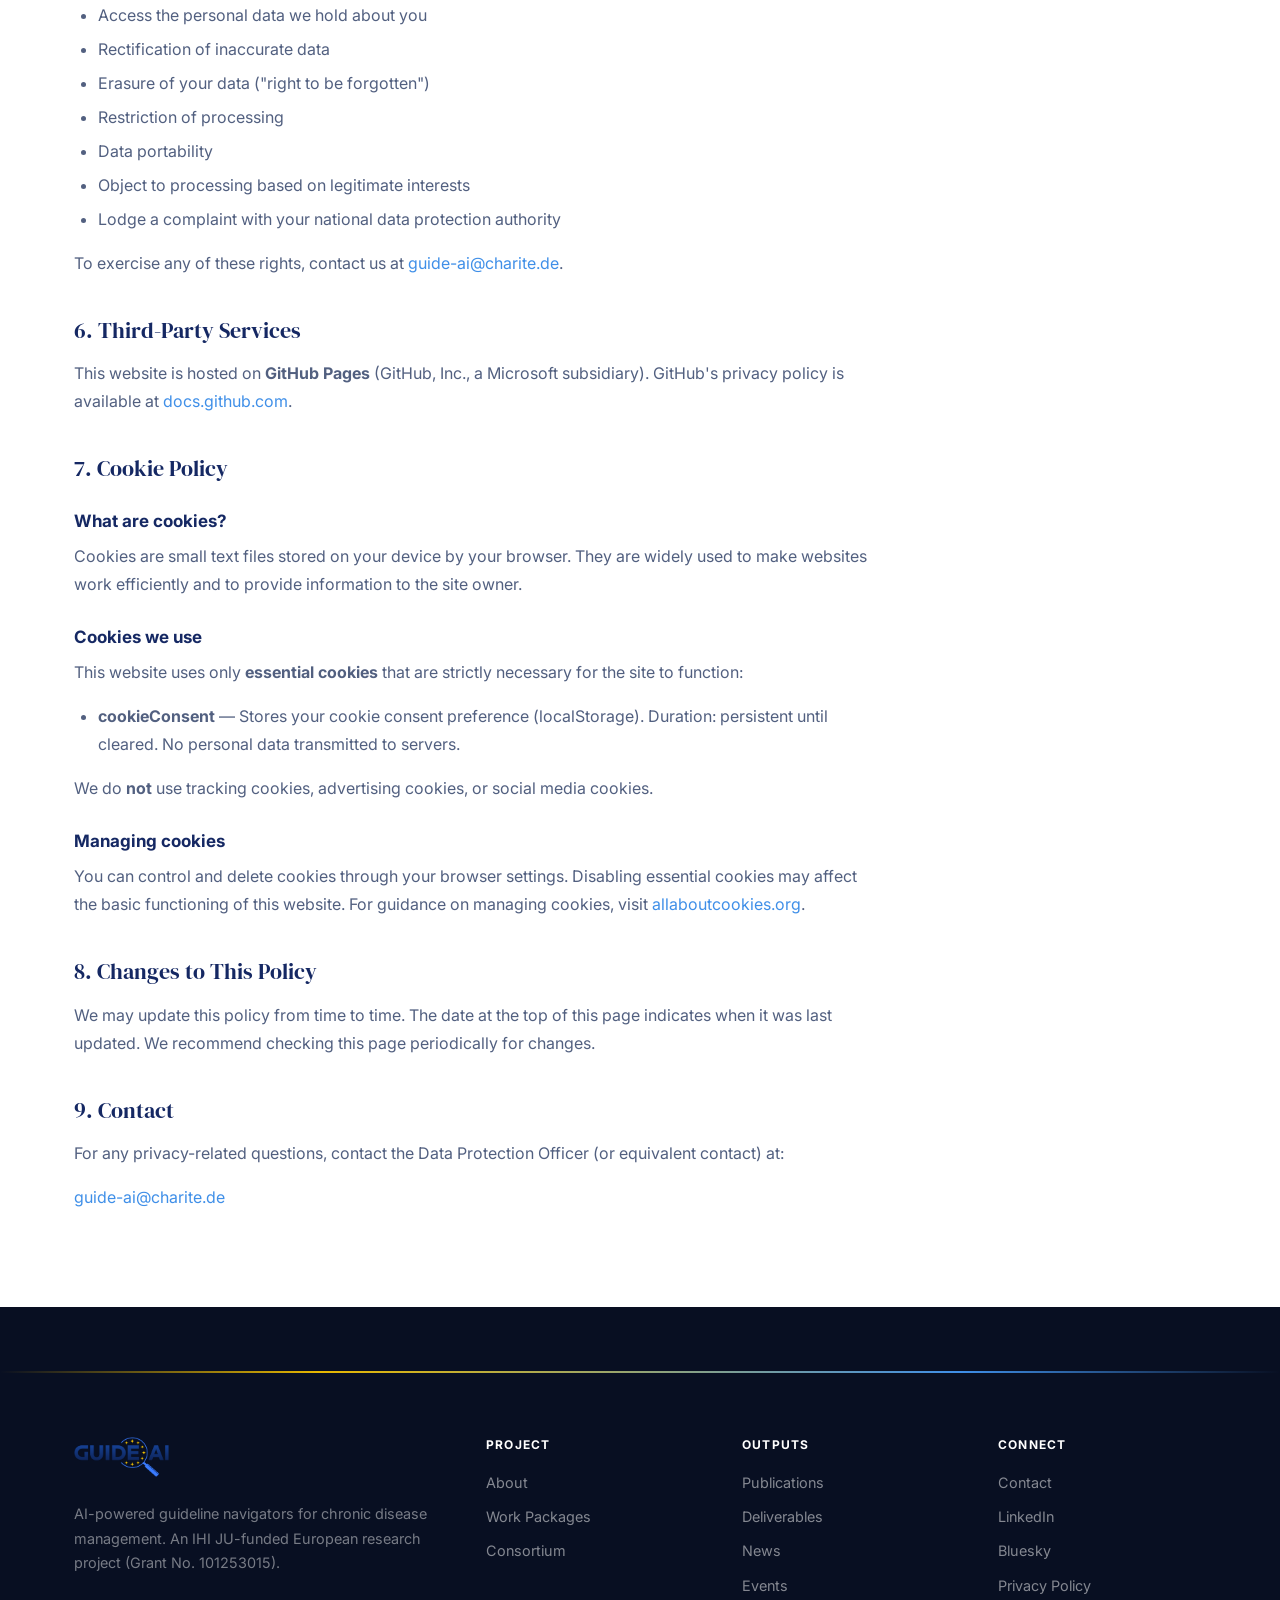
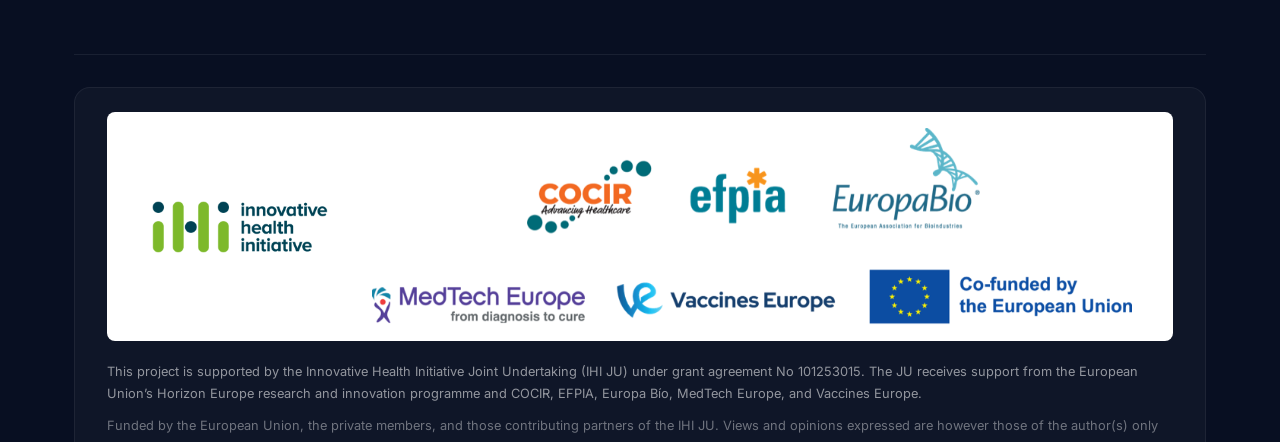
<file: privacy.html>
﻿<!DOCTYPE html>
<html lang="en">
<head>
  <meta charset="UTF-8">
  <meta name="viewport" content="width=device-width, initial-scale=1.0">
  <title>Privacy &amp; Cookie Policy — GUIDE-AI</title>
  <meta name="description" content="Privacy Policy and Cookie Policy for the GUIDE-AI project website.">
  <link rel="icon" type="image/svg+xml" href="assets/images/favicon.svg">
  <link rel="stylesheet" href="css/style.css">
  <style>
    .policy-body { max-width: 800px; }
    .policy-body h2 { font-size: 1.375rem; margin: 2.5rem 0 1rem; }
    .policy-body h3 { font-size: 1.0625rem; margin: 1.75rem 0 .625rem; }
    .policy-body p  { color: var(--muted); margin-bottom: 1rem; line-height: 1.75; }
    .policy-body ul { color: var(--muted); padding-left: 1.5rem; margin-bottom: 1rem; line-height: 1.75; }
    .policy-body ul li { margin-bottom: .375rem; }
    .policy-body a { color: var(--accent); }
    .policy-date { font-size: .875rem; color: var(--muted); margin-bottom: 2rem; }
  </style>
</head>
<body>

<a class="skip-link" href="#main-content">Skip to main content</a>

<header>
  <nav class="navbar" role="navigation" aria-label="Main navigation">
    <div class="container">
      <div class="navbar-inner">
        <a class="navbar-brand" href="index.html" aria-label="GUIDE-AI — home">
          <img src="assets/images/logo.png" alt="GUIDE-AI" height="40">
        </a>
        <button class="nav-toggle" aria-controls="nav-menu" aria-expanded="false" aria-label="Toggle navigation">☰</button>
        <ul class="nav-menu" id="nav-menu" role="list">
          <li class="nav-item"><a class="nav-link" href="index.html">Home</a></li>
          <li class="nav-item has-dropdown">
            <a class="nav-link" href="about.html">About</a>
            <ul class="dropdown-menu" role="list">
              <li><a href="about.html#background">Background</a></li>
              <li><a href="about.html#objectives">Objectives</a></li>
              <li><a href="about.html#approach">Approach</a></li>
            </ul>
          </li>
          <li class="nav-item"><a class="nav-link" href="work-packages.html">Work Packages</a></li>
          <li class="nav-item has-dropdown">
            <a class="nav-link" href="consortium.html">Consortium</a>
            <ul class="dropdown-menu" role="list">
              <li><a href="consortium.html#partners">Partners</a></li>
              <li><a href="consortium.html#governance">Governance</a></li>
            </ul>
          </li>
          <li class="nav-item has-dropdown">
            <a class="nav-link" href="results.html">Results</a>
            <ul class="dropdown-menu" role="list">
              <li><a href="results.html#publications">Publications</a></li>
              <li><a href="results.html#deliverables">Deliverables</a></li>
              <li><a href="results.html#news">News</a></li>
            </ul>
          </li>
          <li class="nav-item"><a class="nav-link" href="events.html">Events</a></li>
          <li class="nav-item"><a class="nav-link" href="contact.html">Contact</a></li>
        </ul>
      </div>
    </div>
  </nav>
</header>

<main id="main-content">

  <div class="page-header">
    <div class="container">
      <nav aria-label="Breadcrumb">
        <ol class="breadcrumb">
          <li><a href="index.html">Home</a></li>
          <li aria-current="page">Privacy &amp; Cookie Policy</li>
        </ol>
      </nav>
      <h1>Privacy &amp; Cookie Policy</h1>
      <p>How we handle your personal data and use cookies on this website.</p>
    </div>
  </div>

  <section class="section">
    <div class="container">
      <div class="policy-body">

        <p class="policy-date">Last updated: 25 November 2026</p>

        <h2>1. Data Controller</h2>
        <p>
          The data controller for this website is:
        </p>
        <p>
          <strong>Charité – Universitätsmedizin Berlin</strong><br>
          Charitéplatz 1<br>
          10117 Berlin, Germany<br>
          Email: <a href="mailto:guide-ai@charite.de">guide-ai@charite.de</a>
        </p>

        <h2>2. What Data We Collect</h2>
        <p>This is a static informational website. We do not operate any user accounts, forms with personal data submission, or newsletter subscriptions directly through this site.</p>
        <p>The following data may be collected automatically by our hosting provider (GitHub Pages) and any analytics tool we use:</p>
        <ul>
          <li>IP address (anonymised or truncated)</li>
          <li>Browser type and version</li>
          <li>Operating system</li>
          <li>Pages visited and time of visit</li>
          <li>Referring URL</li>
        </ul>
        <p>If you contact us via email, we will process the personal data included in your message solely to respond to your enquiry.</p>

        <h2>3. Legal Basis for Processing</h2>
        <p>We process server log data on the basis of our <strong>legitimate interests</strong> (Art. 6(1)(f) GDPR) in ensuring the security and proper functioning of this website. Email enquiries are handled on the basis of your <strong>consent</strong> (Art. 6(1)(a) GDPR), implied by your decision to send us a message.</p>

        <h2>4. Data Retention</h2>
        <p>Server access logs are retained for a maximum of 30 days unless required for security incident investigation. Email correspondence is retained for the duration necessary to handle your enquiry, and up to 12 months thereafter.</p>

        <h2>5. Your Rights</h2>
        <p>Under the GDPR, you have the right to:</p>
        <ul>
          <li>Access the personal data we hold about you</li>
          <li>Rectification of inaccurate data</li>
          <li>Erasure of your data ("right to be forgotten")</li>
          <li>Restriction of processing</li>
          <li>Data portability</li>
          <li>Object to processing based on legitimate interests</li>
          <li>Lodge a complaint with your national data protection authority</li>
        </ul>
        <p>To exercise any of these rights, contact us at <a href="mailto:guide-ai@charite.de">guide-ai@charite.de</a>.</p>

        <h2>6. Third-Party Services</h2>
        <p>This website is hosted on <strong>GitHub Pages</strong> (GitHub, Inc., a Microsoft subsidiary). GitHub's privacy policy is available at <a href="https://docs.github.com/en/site-policy/privacy-policies/github-general-privacy-statement" target="_blank" rel="noopener noreferrer">docs.github.com</a>.</p>

        <!-- ── Cookie Policy ──────────────────────────────────── -->
        <h2 id="cookies">7. Cookie Policy</h2>

        <h3>What are cookies?</h3>
        <p>Cookies are small text files stored on your device by your browser. They are widely used to make websites work efficiently and to provide information to the site owner.</p>

        <h3>Cookies we use</h3>
        <p>This website uses only <strong>essential cookies</strong> that are strictly necessary for the site to function:</p>
        <ul>
          <li><strong>cookieConsent</strong> — Stores your cookie consent preference (localStorage). Duration: persistent until cleared. No personal data transmitted to servers.</li>
        </ul>
        <p>We do <strong>not</strong> use tracking cookies, advertising cookies, or social media cookies.</p>

        <h3>Managing cookies</h3>
        <p>You can control and delete cookies through your browser settings. Disabling essential cookies may affect the basic functioning of this website. For guidance on managing cookies, visit <a href="https://www.allaboutcookies.org" target="_blank" rel="noopener noreferrer">allaboutcookies.org</a>.</p>

        <h2>8. Changes to This Policy</h2>
        <p>We may update this policy from time to time. The date at the top of this page indicates when it was last updated. We recommend checking this page periodically for changes.</p>

        <h2>9. Contact</h2>
        <p>For any privacy-related questions, contact the Data Protection Officer (or equivalent contact) at:</p>
        <p>
          <a href="mailto:guide-ai@charite.de">guide-ai@charite.de</a>
        </p>

      </div>
    </div>
  </section>

</main>

<footer class="footer" role="contentinfo">
  <div class="container">
    <div class="footer-top">
      <div class="footer-brand">
        <a class="navbar-brand" href="index.html" aria-label="GUIDE-AI — home">
          <img src="assets/images/logo.png" alt="GUIDE-AI" height="32">
        </a>
        <p>AI-powered guideline navigators for chronic disease management. An IHI JU-funded European research project (Grant No. 101253015).</p>
      </div>
      <div class="footer-col">
        <h4>Project</h4>
        <ul>
          <li><a href="about.html">About</a></li>
          <li><a href="work-packages.html">Work Packages</a></li>
          <li><a href="consortium.html">Consortium</a></li>
        </ul>
      </div>
      <div class="footer-col">
        <h4>Outputs</h4>
        <ul>
          <li><a href="results.html#publications">Publications</a></li>
          <li><a href="results.html#deliverables">Deliverables</a></li>
          <li><a href="results.html#news">News</a></li>
          <li><a href="events.html">Events</a></li>
        </ul>
      </div>
      <div class="footer-col">
        <h4>Connect</h4>
        <ul>
          <li><a href="contact.html">Contact</a></li>
          <li><a href="https://linkedin.com" target="_blank" rel="noopener noreferrer">LinkedIn</a></li>
          <li><a href="https://bsky.app" target="_blank" rel="noopener noreferrer">Bluesky</a></li>
          <li><a href="privacy.html">Privacy Policy</a></li>
        </ul>
      </div>
    </div>
  </div>
  <div class="footer-eu-bar">
    <div class="container">
      <div class="footer-eu-inner">
        <div class="footer-eu-logos">
          <img class="footer-eu-ihi" src="assets/images/funding/ihi-logo.png" alt="Innovative Health Initiative (IHI) Joint Undertaking" width="553" height="180">
          <picture>
            <source media="(max-width: 768px)" srcset="assets/images/funding/ihi-partners-2-lines.png" width="1000" height="259">
            <img class="footer-eu-partners" src="assets/images/funding/ihi-partners-1-line.png" alt="Logos of COCIR, EFPIA, EuropaBio, MedTech Europe and Vaccines Europe, and the EU emblem with the words Co-funded by the European Union" width="1600" height="120">
          </picture>
        </div>
        <div class="footer-eu-text">
          <p>This project is supported by the Innovative Health Initiative Joint Undertaking (IHI JU) under grant agreement No 101253015. The JU receives support from the European Union’s Horizon Europe research and innovation programme and COCIR, EFPIA, Europa Bío, MedTech Europe, and Vaccines Europe.</p>
          <p class="footer-eu-disclaimer">Funded by the European Union, the private members, and those contributing partners of the IHI JU. Views and opinions expressed are however those of the author(s) only and do not necessarily reflect those of the aforementioned parties. Neither of the aforementioned parties can be held responsible for them.</p>
        </div>
      </div>
    </div>
  </div>
  <div class="container">
    <div class="footer-bottom">
      <span>© 2025 GUIDE-AI Consortium — IHI Call 9 · Grant No. 101253015</span>
      <span><a href="privacy.html">Privacy Policy</a> · <a href="privacy.html#cookies">Cookie Policy</a></span>
    </div>
  </div>
</footer>

<script src="js/main.js"></script>
</body>
</html>
</file>
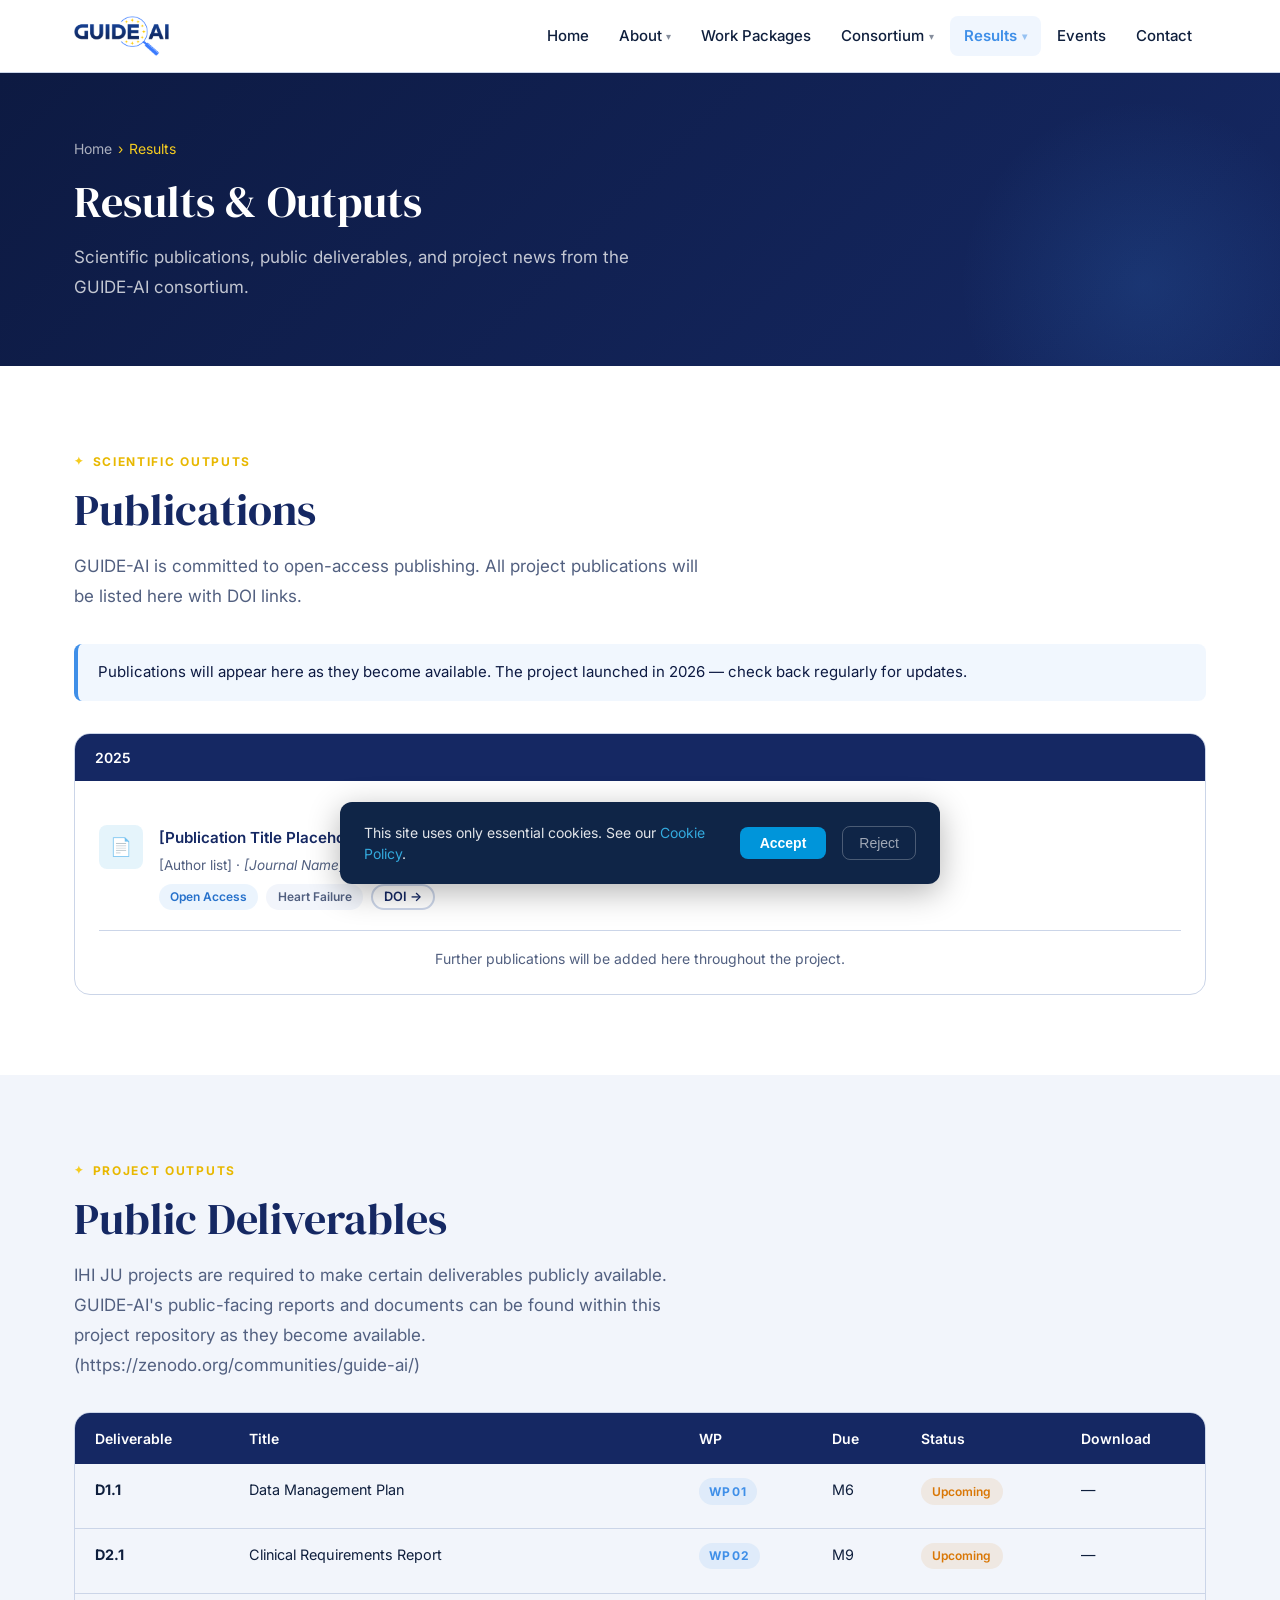
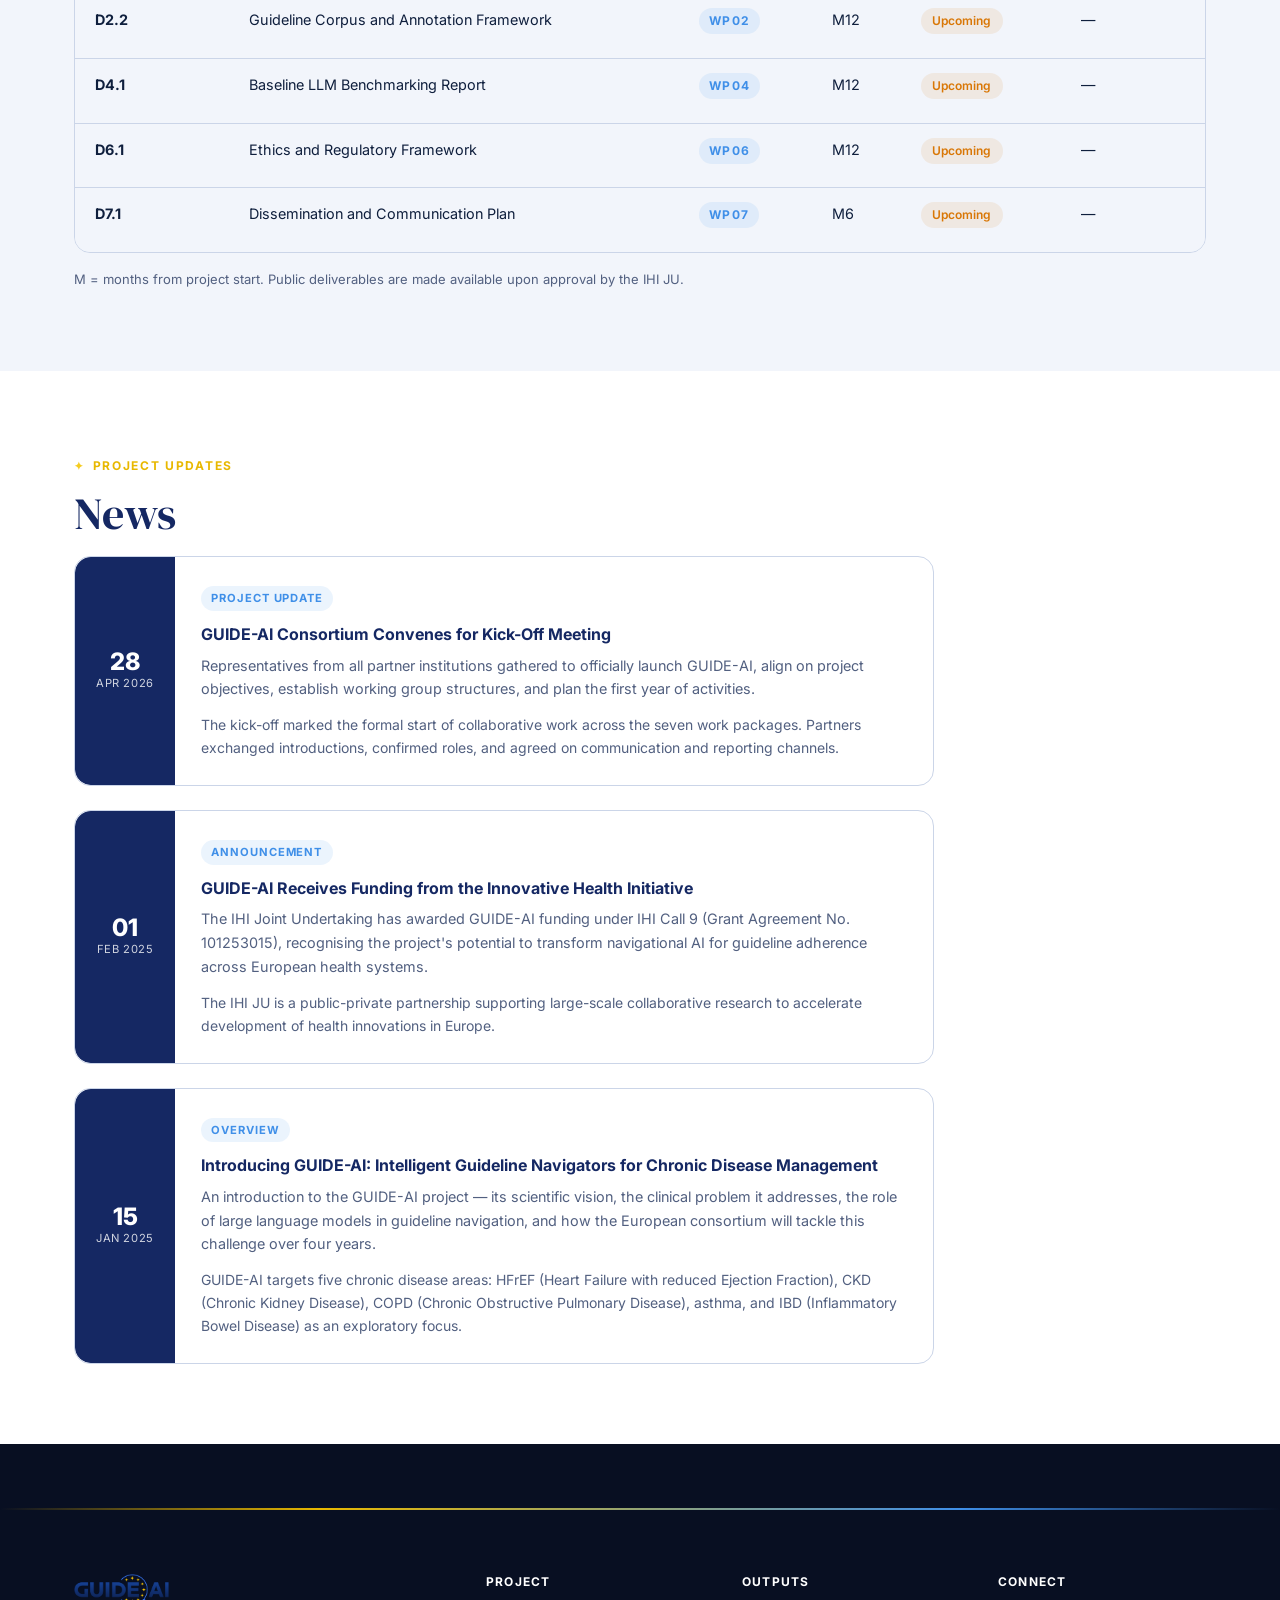
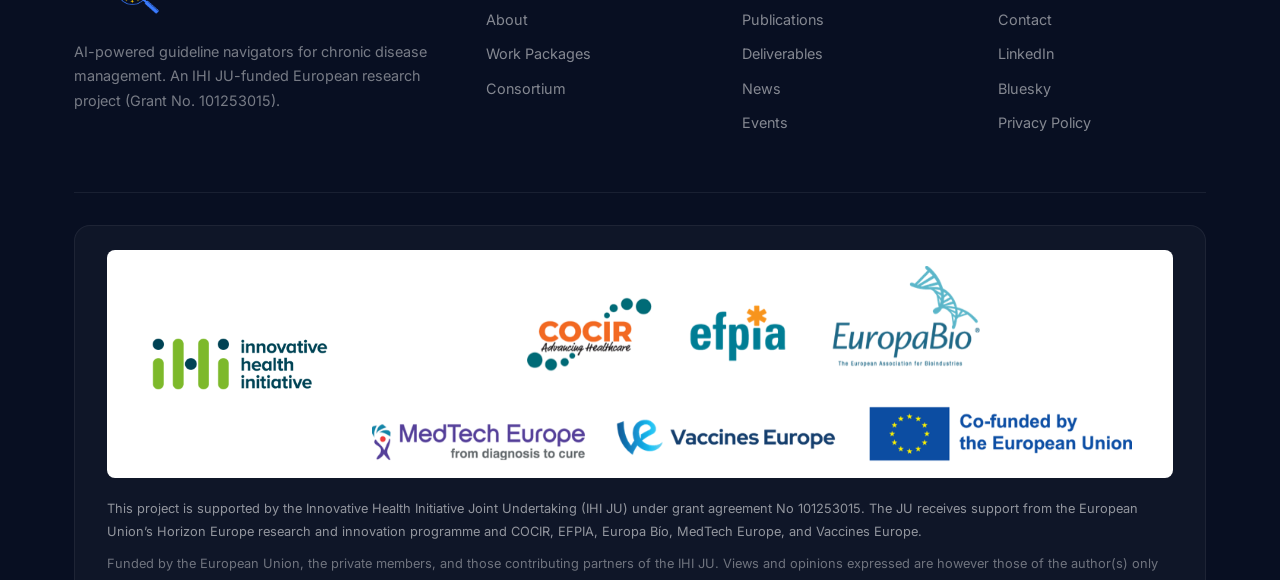
<file: results.html>
﻿<!DOCTYPE html>
<html lang="en">
<head>
  <meta charset="UTF-8">
  <meta name="viewport" content="width=device-width, initial-scale=1.0">
  <title>Results — GUIDE-AI</title>
  <meta name="description" content="GUIDE-AI publications, public deliverables, and project news. Track the scientific outputs of this IHI JU-funded project.">
  <link rel="icon" type="image/svg+xml" href="assets/images/favicon.svg">
  <link rel="stylesheet" href="css/style.css">
</head>
<body>

<a class="skip-link" href="#main-content">Skip to main content</a>

<header>
  <nav class="navbar" role="navigation" aria-label="Main navigation">
    <div class="container">
      <div class="navbar-inner">
        <a class="navbar-brand" href="index.html" aria-label="GUIDE-AI — home">
          <img src="assets/images/logo.png" alt="GUIDE-AI" height="40">
        </a>
        <button class="nav-toggle" aria-controls="nav-menu" aria-expanded="false" aria-label="Toggle navigation">☰</button>
        <ul class="nav-menu" id="nav-menu" role="list">
          <li class="nav-item"><a class="nav-link" href="index.html">Home</a></li>
          <li class="nav-item has-dropdown">
            <a class="nav-link" href="about.html">About</a>
            <ul class="dropdown-menu" role="list">
              <li><a href="about.html#background">Background</a></li>
              <li><a href="about.html#objectives">Objectives</a></li>
              <li><a href="about.html#approach">Approach</a></li>
            </ul>
          </li>
          <li class="nav-item"><a class="nav-link" href="work-packages.html">Work Packages</a></li>
          <li class="nav-item has-dropdown">
            <a class="nav-link" href="consortium.html">Consortium</a>
            <ul class="dropdown-menu" role="list">
              <li><a href="consortium.html#partners">Partners</a></li>
              <li><a href="consortium.html#governance">Governance</a></li>
            </ul>
          </li>
          <li class="nav-item has-dropdown">
            <a class="nav-link active" href="results.html">Results</a>
            <ul class="dropdown-menu" role="list">
              <li><a href="#publications">Publications</a></li>
              <li><a href="#deliverables">Deliverables</a></li>
              <li><a href="#news">News</a></li>
            </ul>
          </li>
          <li class="nav-item"><a class="nav-link" href="events.html">Events</a></li>
          <li class="nav-item"><a class="nav-link" href="contact.html">Contact</a></li>
        </ul>
      </div>
    </div>
  </nav>
</header>

<main id="main-content">

  <div class="page-header">
    <div class="container">
      <nav aria-label="Breadcrumb">
        <ol class="breadcrumb">
          <li><a href="index.html">Home</a></li>
          <li aria-current="page">Results</li>
        </ol>
      </nav>
      <h1>Results &amp; Outputs</h1>
      <p>Scientific publications, public deliverables, and project news from the GUIDE-AI consortium.</p>
    </div>
  </div>

  <!-- ── Publications ──────────────────────────────────────────── -->
  <section class="section" id="publications" aria-labelledby="pub-heading">
    <div class="container">
      <span class="section-label">Scientific Outputs</span>
      <h2 class="section-title" id="pub-heading">Publications</h2>
      <p class="section-subtitle mb-lg">
        GUIDE-AI is committed to open-access publishing. All project publications will be listed here with DOI links.
      </p>

      <div class="alert alert-info mb-lg">
        Publications will appear here as they become available. The project launched in 2026 — check back regularly for updates.
      </div>

      <!-- Placeholder publication entry — duplicate as needed -->
      <div style="border:1px solid var(--border);border-radius:var(--radius-lg);overflow:hidden;">
        <div style="background:var(--primary);color:#fff;padding:.75rem 1.25rem;font-size:.875rem;font-weight:600;">2025</div>
        <div style="padding:1.5rem;">
          <div style="display:flex;gap:1rem;align-items:flex-start;padding:1.25rem 0;border-bottom:1px solid var(--border);">
            <div style="flex-shrink:0;width:44px;height:44px;background:rgba(0,149,218,.1);border-radius:var(--radius);display:flex;align-items:center;justify-content:center;font-size:1.1rem;">📄</div>
            <div>
              <p style="font-weight:600;color:var(--primary);margin-bottom:.25rem;font-size:.95rem;">
                <!-- TODO: Replace with real publication title -->
                [Publication Title Placeholder]
              </p>
              <p style="font-size:.85rem;color:var(--muted);margin-bottom:.5rem;">[Author list] · <em>[Journal Name]</em> · [Year]</p>
              <div style="display:flex;gap:.5rem;flex-wrap:wrap;">
                <span class="tag tag-teal">Open Access</span>
                <span class="tag">Heart Failure</span>
                <!-- TODO: Add real DOI link -->
                <a href="#" class="btn btn-outline btn-sm" style="height:auto;padding:.2rem .7rem;font-size:.8rem;">DOI →</a>
              </div>
            </div>
          </div>
          <p style="font-size:.875rem;color:var(--muted);padding-top:1rem;text-align:center;">
            Further publications will be added here throughout the project.
          </p>
        </div>
      </div>
    </div>
  </section>

  <!-- ── Deliverables ───────────────────────────────────────────── -->
  <section class="section section-light" id="deliverables" aria-labelledby="del-heading">
    <div class="container">
      <span class="section-label">Project Outputs</span>
      <h2 class="section-title" id="del-heading">Public Deliverables</h2>
      <p class="section-subtitle mb-lg">
        IHI JU projects are required to make certain deliverables publicly available. GUIDE-AI's public-facing reports and documents can be found within this project repository as they become available. (https://zenodo.org/communities/guide-ai/)
      </p>

      <div class="table-wrap">
        <table>
          <thead>
            <tr>
              <th>Deliverable</th>
              <th>Title</th>
              <th>WP</th>
              <th>Due</th>
              <th>Status</th>
              <th>Download</th>
            </tr>
          </thead>
          <tbody>
            <!-- TODO: Update deliverable list, due dates, and statuses as the project progresses -->
            <tr>
              <td><strong>D1.1</strong></td>
              <td>Data Management Plan</td>
              <td><span class="wp-number" style="font-size:.75rem;">WP01</span></td>
              <td>M6</td>
              <td><span class="tag tag-warning">Upcoming</span></td>
              <td>—</td>
            </tr>
            <tr>
              <td><strong>D2.1</strong></td>
              <td>Clinical Requirements Report</td>
              <td><span class="wp-number" style="font-size:.75rem;">WP02</span></td>
              <td>M9</td>
              <td><span class="tag tag-warning">Upcoming</span></td>
              <td>—</td>
            </tr>
            <tr>
              <td><strong>D2.2</strong></td>
              <td>Guideline Corpus and Annotation Framework</td>
              <td><span class="wp-number" style="font-size:.75rem;">WP02</span></td>
              <td>M12</td>
              <td><span class="tag tag-warning">Upcoming</span></td>
              <td>—</td>
            </tr>
            <tr>
              <td><strong>D4.1</strong></td>
              <td>Baseline LLM Benchmarking Report</td>
              <td><span class="wp-number" style="font-size:.75rem;">WP04</span></td>
              <td>M12</td>
              <td><span class="tag tag-warning">Upcoming</span></td>
              <td>—</td>
            </tr>
            <tr>
              <td><strong>D6.1</strong></td>
              <td>Ethics and Regulatory Framework</td>
              <td><span class="wp-number" style="font-size:.75rem;">WP06</span></td>
              <td>M12</td>
              <td><span class="tag tag-warning">Upcoming</span></td>
              <td>—</td>
            </tr>
            <tr>
              <td><strong>D7.1</strong></td>
              <td>Dissemination and Communication Plan</td>
              <td><span class="wp-number" style="font-size:.75rem;">WP07</span></td>
              <td>M6</td>
              <td><span class="tag tag-warning">Upcoming</span></td>
              <td>—</td>
            </tr>
          </tbody>
        </table>
      </div>
      <p style="font-size:.8125rem;color:var(--muted);margin-top:1rem;">
        M = months from project start. Public deliverables are made available upon approval by the IHI JU.
      </p>
    </div>
  </section>

  <!-- ── News ──────────────────────────────────────────────────── -->
  <section class="section" id="news" aria-labelledby="news-heading">
    <div class="container">
      <span class="section-label">Project Updates</span>
      <h2 class="section-title" id="news-heading">News</h2>

      <div style="display:flex;flex-direction:column;gap:1.5rem;max-width:860px;">

        <article class="news-card" style="flex-direction:row;align-items:stretch;">
          <div style="flex-shrink:0;width:100px;background:var(--primary);border-radius:var(--radius-lg) 0 0 var(--radius-lg);display:flex;flex-direction:column;align-items:center;justify-content:center;color:#fff;padding:1rem;">
            <span style="font-size:1.5rem;font-weight:800;line-height:1;">28</span>
            <span style="font-size:.7rem;text-transform:uppercase;letter-spacing:.05em;opacity:.8;">Apr 2026</span>
          </div>
          <div class="news-card-body" style="flex:1;">
            <span class="news-tag">Project Update</span>
            <h3>GUIDE-AI Consortium Convenes for Kick-Off Meeting</h3>
            <p>Representatives from all partner institutions gathered to officially launch GUIDE-AI, align on project objectives, establish working group structures, and plan the first year of activities.</p>
            <p style="font-size:.875rem;color:var(--muted);margin-top:.75rem;">
              The kick-off marked the formal start of collaborative work across the seven work packages.
              Partners exchanged introductions, confirmed roles, and agreed on communication and reporting channels.
            </p>
          </div>
        </article>

        <article class="news-card" style="flex-direction:row;align-items:stretch;">
          <div style="flex-shrink:0;width:100px;background:var(--primary);border-radius:var(--radius-lg) 0 0 var(--radius-lg);display:flex;flex-direction:column;align-items:center;justify-content:center;color:#fff;padding:1rem;">
            <span style="font-size:1.5rem;font-weight:800;line-height:1;">01</span>
            <span style="font-size:.7rem;text-transform:uppercase;letter-spacing:.05em;opacity:.8;">Feb 2025</span>
          </div>
          <div class="news-card-body" style="flex:1;">
            <span class="news-tag">Announcement</span>
            <h3>GUIDE-AI Receives Funding from the Innovative Health Initiative</h3>
            <!-- TODO: Update with actual funding amount -->
            <p>The IHI Joint Undertaking has awarded GUIDE-AI funding under IHI Call 9 (Grant Agreement No. 101253015), recognising the project's potential to transform navigational AI for guideline adherence across European health systems.</p>
            <p style="font-size:.875rem;color:var(--muted);margin-top:.75rem;">
              The IHI JU is a public-private partnership supporting large-scale collaborative research to accelerate development of health innovations in Europe.
            </p>
          </div>
        </article>

        <article class="news-card" style="flex-direction:row;align-items:stretch;">
          <div style="flex-shrink:0;width:100px;background:var(--primary);border-radius:var(--radius-lg) 0 0 var(--radius-lg);display:flex;flex-direction:column;align-items:center;justify-content:center;color:#fff;padding:1rem;">
            <span style="font-size:1.5rem;font-weight:800;line-height:1;">15</span>
            <span style="font-size:.7rem;text-transform:uppercase;letter-spacing:.05em;opacity:.8;">Jan 2025</span>
          </div>
          <div class="news-card-body" style="flex:1;">
            <span class="news-tag">Overview</span>
            <h3>Introducing GUIDE-AI: Intelligent Guideline Navigators for Chronic Disease Management</h3>
            <p>An introduction to the GUIDE-AI project — its scientific vision, the clinical problem it addresses, the role of large language models in guideline navigation, and how the European consortium will tackle this challenge over four years.</p>
            <p style="font-size:.875rem;color:var(--muted);margin-top:.75rem;">
              GUIDE-AI targets five chronic disease areas: HFrEF (Heart Failure with reduced Ejection Fraction), CKD (Chronic Kidney Disease), COPD (Chronic Obstructive Pulmonary Disease), asthma, and IBD (Inflammatory Bowel Disease) as an exploratory focus.
            </p>
          </div>
        </article>

      </div>
    </div>
  </section>

</main>

<footer class="footer" role="contentinfo">
  <div class="container">
    <div class="footer-top">
      <div class="footer-brand">
        <a class="navbar-brand" href="index.html" aria-label="GUIDE-AI — home">
          <img src="assets/images/logo.png" alt="GUIDE-AI" height="32">
        </a>
        <p>AI-powered guideline navigators for chronic disease management. An IHI JU-funded European research project (Grant No. 101253015).</p>
      </div>
      <div class="footer-col">
        <h4>Project</h4>
        <ul>
          <li><a href="about.html">About</a></li>
          <li><a href="work-packages.html">Work Packages</a></li>
          <li><a href="consortium.html">Consortium</a></li>
        </ul>
      </div>
      <div class="footer-col">
        <h4>Outputs</h4>
        <ul>
          <li><a href="#publications">Publications</a></li>
          <li><a href="#deliverables">Deliverables</a></li>
          <li><a href="#news">News</a></li>
          <li><a href="events.html">Events</a></li>
        </ul>
      </div>
      <div class="footer-col">
        <h4>Connect</h4>
        <ul>
          <li><a href="contact.html">Contact</a></li>
          <li><a href="https://linkedin.com" target="_blank" rel="noopener noreferrer">LinkedIn</a></li>
          <li><a href="https://bsky.app" target="_blank" rel="noopener noreferrer">Bluesky</a></li>
          <li><a href="privacy.html">Privacy Policy</a></li>
        </ul>
      </div>
    </div>
  </div>
  <div class="footer-eu-bar">
    <div class="container">
      <div class="footer-eu-inner">
        <div class="footer-eu-logos">
          <img class="footer-eu-ihi" src="assets/images/funding/ihi-logo.png" alt="Innovative Health Initiative (IHI) Joint Undertaking" width="553" height="180">
          <picture>
            <source media="(max-width: 768px)" srcset="assets/images/funding/ihi-partners-2-lines.png" width="1000" height="259">
            <img class="footer-eu-partners" src="assets/images/funding/ihi-partners-1-line.png" alt="Logos of COCIR, EFPIA, EuropaBio, MedTech Europe and Vaccines Europe, and the EU emblem with the words Co-funded by the European Union" width="1600" height="120">
          </picture>
        </div>
        <div class="footer-eu-text">
          <p>This project is supported by the Innovative Health Initiative Joint Undertaking (IHI JU) under grant agreement No 101253015. The JU receives support from the European Union’s Horizon Europe research and innovation programme and COCIR, EFPIA, Europa Bío, MedTech Europe, and Vaccines Europe.</p>
          <p class="footer-eu-disclaimer">Funded by the European Union, the private members, and those contributing partners of the IHI JU. Views and opinions expressed are however those of the author(s) only and do not necessarily reflect those of the aforementioned parties. Neither of the aforementioned parties can be held responsible for them.</p>
        </div>
      </div>
    </div>
  </div>
  <div class="container">
    <div class="footer-bottom">
      <span>© 2025 GUIDE-AI Consortium — IHI Call 9 · Grant No. 101253015</span>
      <span><a href="privacy.html">Privacy Policy</a> · <a href="privacy.html#cookies">Cookie Policy</a></span>
    </div>
  </div>
</footer>

<script src="js/main.js"></script>
</body>
</html>
</file>
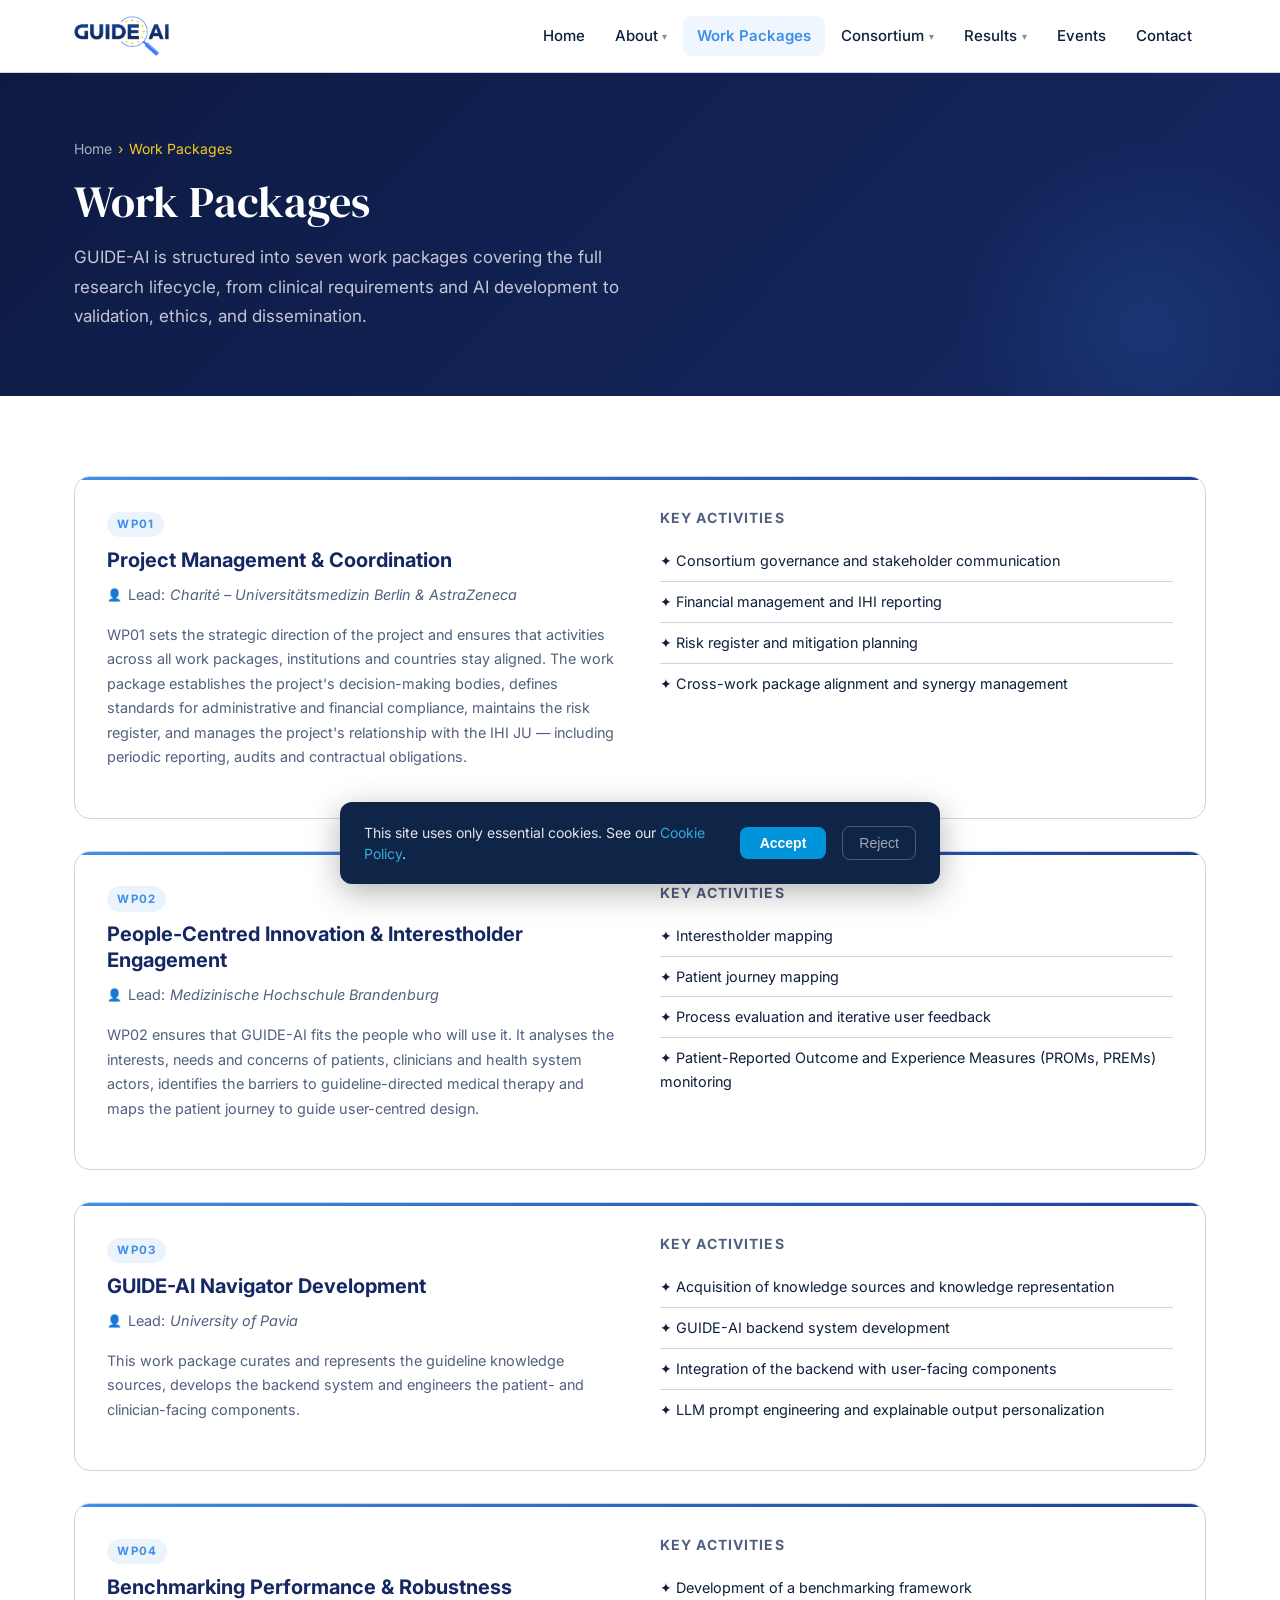
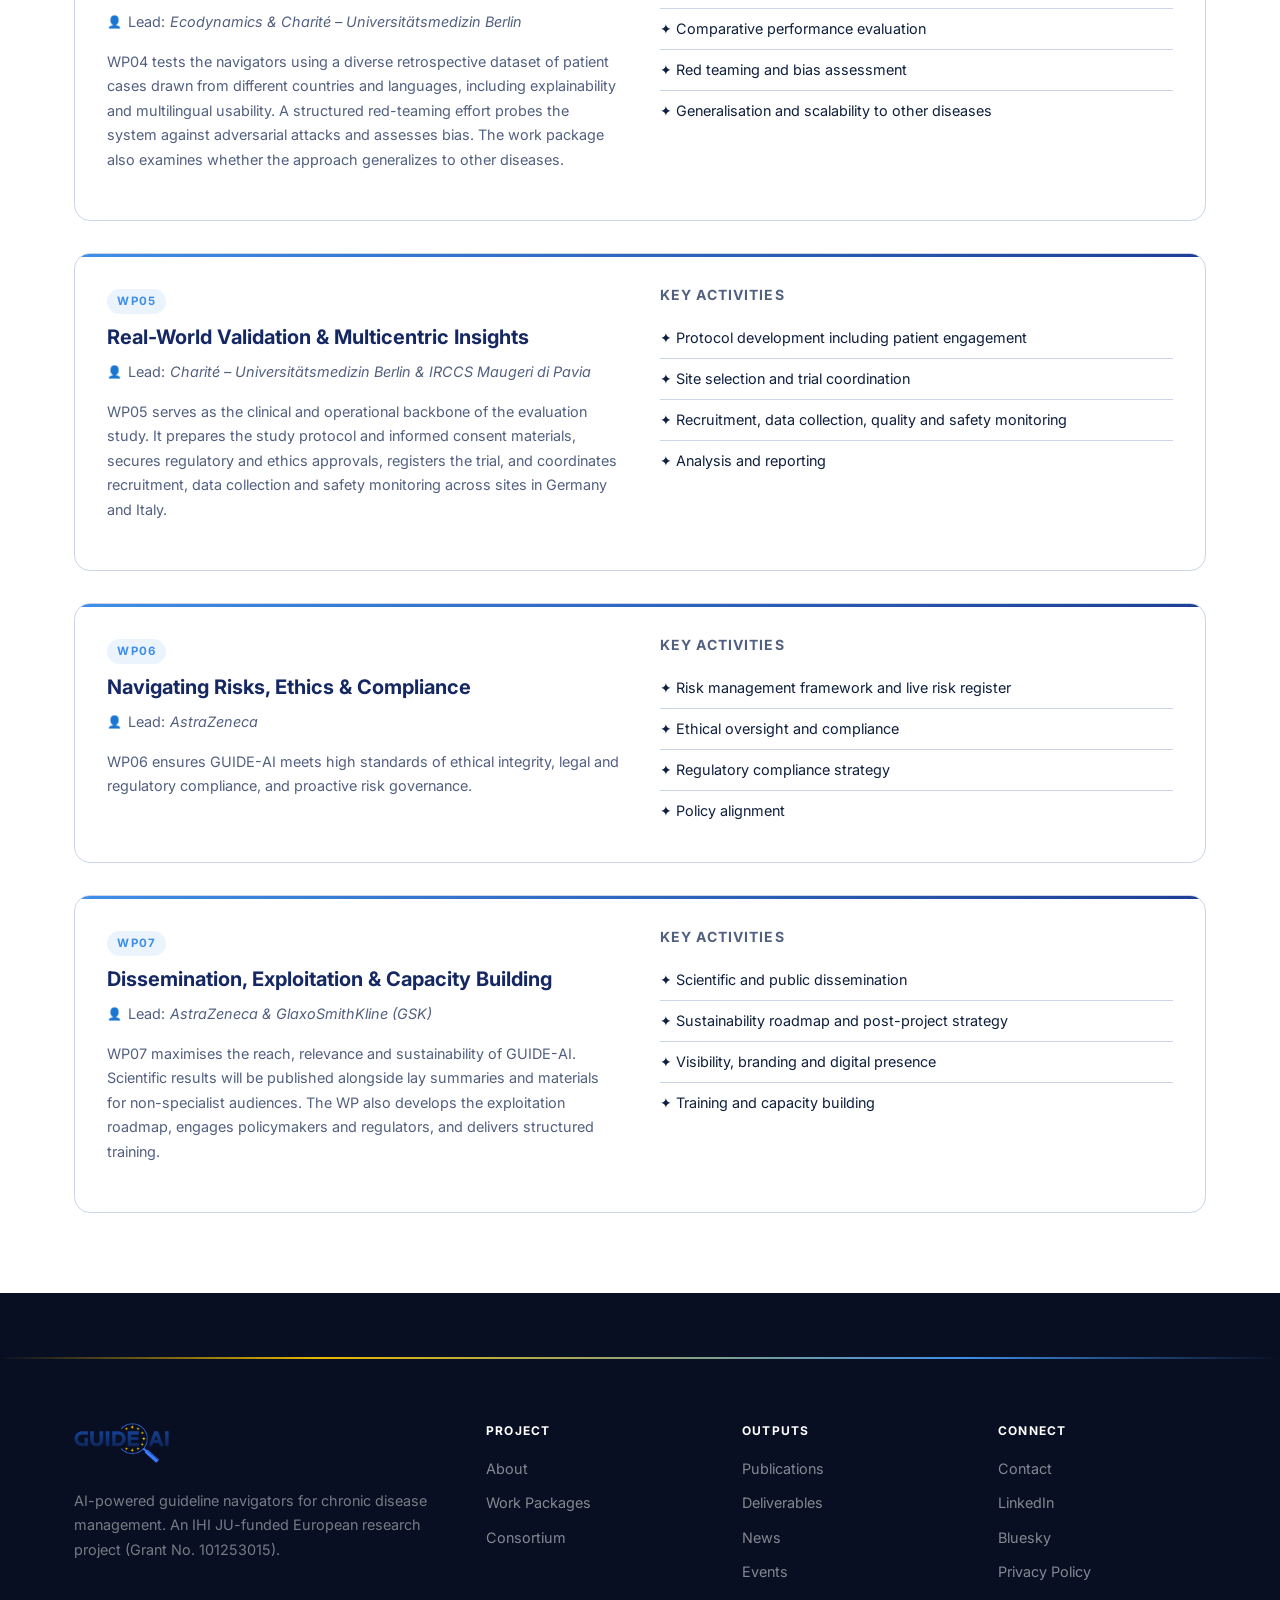
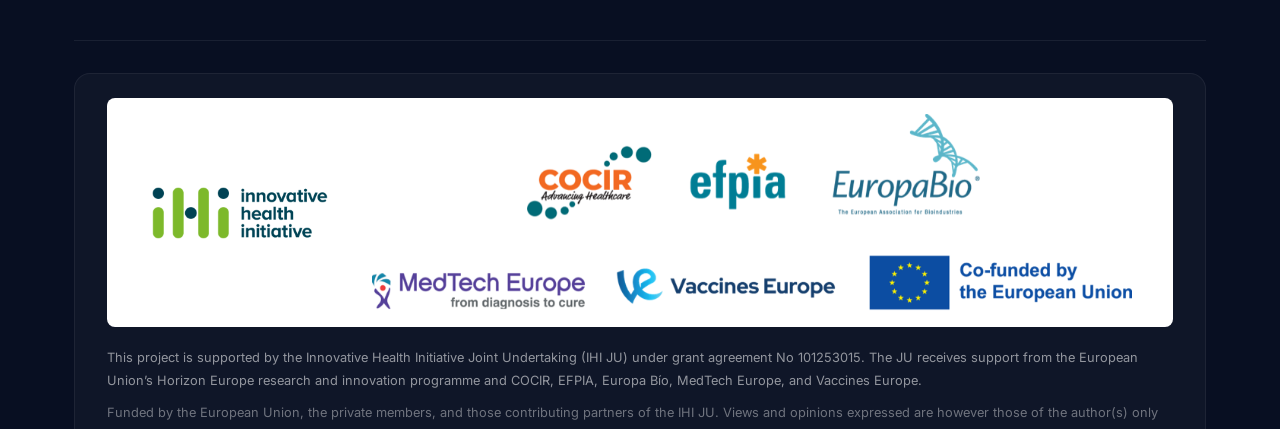
<file: work-packages.html>
﻿<!DOCTYPE html>
<html lang="en">

<head>
  <meta charset="UTF-8">
  <meta name="viewport" content="width=device-width, initial-scale=1.0">
  <title>Work Packages — GUIDE-AI</title>
  <meta name="description"
    content="Explore the seven Work Packages structuring GUIDE-AI's research activities, from project management to clinical validation and dissemination.">
  <link rel="icon" type="image/svg+xml" href="assets/images/favicon.svg">
  <link rel="stylesheet" href="css/style.css">
</head>

<body>

  <a class="skip-link" href="#main-content">Skip to main content</a>

  <header>
    <nav class="navbar" role="navigation" aria-label="Main navigation">
      <div class="container">
        <div class="navbar-inner">
          <a class="navbar-brand" href="index.html" aria-label="GUIDE-AI — home">
            <img src="assets/images/logo.png" alt="GUIDE-AI" height="40">
          </a>
          <button class="nav-toggle" aria-controls="nav-menu" aria-expanded="false"
            aria-label="Toggle navigation">☰</button>
          <ul class="nav-menu" id="nav-menu" role="list">
            <li class="nav-item"><a class="nav-link" href="index.html">Home</a></li>
            <li class="nav-item has-dropdown">
              <a class="nav-link" href="about.html">About</a>
              <ul class="dropdown-menu" role="list">
                <li><a href="about.html#background">Background</a></li>
                <li><a href="about.html#objectives">Objectives</a></li>
                <li><a href="about.html#approach">Approach</a></li>
              </ul>
            </li>
            <li class="nav-item"><a class="nav-link active" href="work-packages.html">Work Packages</a></li>
            <li class="nav-item has-dropdown">
              <a class="nav-link" href="consortium.html">Consortium</a>
              <ul class="dropdown-menu" role="list">
                <li><a href="consortium.html#partners">Partners</a></li>
                <li><a href="consortium.html#governance">Governance</a></li>
              </ul>
            </li>
            <li class="nav-item has-dropdown">
              <a class="nav-link" href="results.html">Results</a>
              <ul class="dropdown-menu" role="list">
                <li><a href="results.html#publications">Publications</a></li>
                <li><a href="results.html#deliverables">Deliverables</a></li>
                <li><a href="results.html#news">News</a></li>
              </ul>
            </li>
            <li class="nav-item"><a class="nav-link" href="events.html">Events</a></li>
            <li class="nav-item"><a class="nav-link" href="contact.html">Contact</a></li>
          </ul>
        </div>
      </div>
    </nav>
  </header>

  <main id="main-content">

    <div class="page-header">
      <div class="container">
        <nav aria-label="Breadcrumb">
          <ol class="breadcrumb">
            <li><a href="index.html">Home</a></li>
            <li aria-current="page">Work Packages</li>
          </ol>
        </nav>
        <h1>Work Packages</h1>
        <p>GUIDE-AI is structured into seven work packages covering the full research lifecycle, from clinical
          requirements and AI development to validation, ethics, and dissemination.</p>
      </div>
    </div>

    <section class="section" aria-labelledby="wps-heading">
      <div class="container">
        <h2 class="sr-only" id="wps-heading">All Work Packages</h2>

        <!-- WP01 -->
        <div class="wp-card mb-lg aos" id="wp01">
          <div class="grid-2" style="gap:2.5rem;align-items:start;">
            <div>
              <span class="wp-number">WP01</span>
              <h3 style="font-size:1.25rem;">Project Management &amp; Coordination</h3>
              <p class="wp-lead">Lead: <em>Charité – Universitätsmedizin Berlin &amp; AstraZeneca</em></p>
              <p style="margin-top:1rem;color:var(--muted);line-height:1.7;">
                WP01 sets the strategic direction of the project and ensures that activities across all work
                packages, institutions and countries stay aligned. The work package establishes the project's
                decision-making bodies, defines standards for administrative and financial compliance, maintains
                the risk register, and manages the project's relationship with the IHI JU — including periodic
                reporting, audits and contractual obligations.
              </p>
            </div>
            <div>
              <h4
                style="font-size:.875rem;text-transform:uppercase;letter-spacing:.08em;color:var(--muted);margin-bottom:.875rem;">
                Key Activities</h4>
              <ul style="list-style:none;padding:0;">
                <li style="padding:.5rem 0;border-bottom:1px solid var(--border);font-size:.9rem;">✦ Consortium
                  governance and stakeholder communication</li>
                <li style="padding:.5rem 0;border-bottom:1px solid var(--border);font-size:.9rem;">✦ Financial
                  management and IHI reporting</li>
                <li style="padding:.5rem 0;border-bottom:1px solid var(--border);font-size:.9rem;">✦ Risk register and
                  mitigation planning</li>
                <li style="padding:.5rem 0;font-size:.9rem;">✦ Cross-work package alignment and synergy management</li>
              </ul>
            </div>
          </div>
        </div>

        <!-- WP02 -->
        <div class="wp-card mb-lg aos" id="wp02">
          <div class="grid-2" style="gap:2.5rem;align-items:start;">
            <div>
              <span class="wp-number">WP02</span>
              <h3 style="font-size:1.25rem;">People-Centred Innovation &amp; Interestholder Engagement</h3>
              <p class="wp-lead">Lead: <em>Medizinische Hochschule Brandenburg</em></p>
              <p style="margin-top:1rem;color:var(--muted);line-height:1.7;">
                WP02 ensures that GUIDE-AI fits the people who will use it. It analyses the interests, needs and
                concerns of patients, clinicians and health system actors, identifies the barriers to
                guideline-directed medical therapy and maps the patient journey to guide user-centred design.
              </p>
            </div>
            <div>
              <h4
                style="font-size:.875rem;text-transform:uppercase;letter-spacing:.08em;color:var(--muted);margin-bottom:.875rem;">
                Key Activities</h4>
              <ul style="list-style:none;padding:0;">
                <li style="padding:.5rem 0;border-bottom:1px solid var(--border);font-size:.9rem;">✦ Interestholder
                  mapping</li>
                <li style="padding:.5rem 0;border-bottom:1px solid var(--border);font-size:.9rem;">✦ Patient journey
                  mapping</li>
                <li style="padding:.5rem 0;border-bottom:1px solid var(--border);font-size:.9rem;">✦ Process
                  evaluation and iterative user feedback</li>
                <li style="padding:.5rem 0;font-size:.9rem;">✦ Patient-Reported Outcome and Experience Measures
                  (PROMs, PREMs) monitoring</li>
              </ul>
            </div>
          </div>
        </div>

        <!-- WP03 -->
        <div class="wp-card mb-lg aos" id="wp03">
          <div class="grid-2" style="gap:2.5rem;align-items:start;">
            <div>
              <span class="wp-number">WP03</span>
              <h3 style="font-size:1.25rem;">GUIDE-AI Navigator Development</h3>
              <p class="wp-lead">Lead: <em>University of Pavia</em></p>
              <p style="margin-top:1rem;color:var(--muted);line-height:1.7;">
                This work package curates and represents the guideline knowledge sources, develops the backend
                system and engineers the patient- and clinician-facing components.
              </p>
            </div>
            <div>
              <h4
                style="font-size:.875rem;text-transform:uppercase;letter-spacing:.08em;color:var(--muted);margin-bottom:.875rem;">
                Key Activities</h4>
              <ul style="list-style:none;padding:0;">
                <li style="padding:.5rem 0;border-bottom:1px solid var(--border);font-size:.9rem;">✦ Acquisition of
                  knowledge sources and knowledge representation</li>
                <li style="padding:.5rem 0;border-bottom:1px solid var(--border);font-size:.9rem;">✦ GUIDE-AI backend
                  system development</li>
                <li style="padding:.5rem 0;border-bottom:1px solid var(--border);font-size:.9rem;">✦ Integration of
                  the backend with user-facing components</li>
                <li style="padding:.5rem 0;font-size:.9rem;">✦ LLM prompt engineering and explainable output
                  personalization</li>
              </ul>
            </div>
          </div>
        </div>

        <!-- WP04 -->
        <div class="wp-card mb-lg aos" id="wp04">
          <div class="grid-2" style="gap:2.5rem;align-items:start;">
            <div>
              <span class="wp-number">WP04</span>
              <h3 style="font-size:1.25rem;">Benchmarking Performance &amp; Robustness</h3>
              <p class="wp-lead">Lead: <em>Ecodynamics &amp; Charité – Universitätsmedizin Berlin</em></p>
              <p style="margin-top:1rem;color:var(--muted);line-height:1.7;">
                WP04 tests the navigators using a diverse retrospective dataset of patient cases drawn from
                different countries and languages, including explainability and multilingual usability. A
                structured red-teaming effort probes the system against adversarial attacks and assesses bias.
                The work package also examines whether the approach generalizes to other diseases.
              </p>
            </div>
            <div>
              <h4
                style="font-size:.875rem;text-transform:uppercase;letter-spacing:.08em;color:var(--muted);margin-bottom:.875rem;">
                Key Activities</h4>
              <ul style="list-style:none;padding:0;">
                <li style="padding:.5rem 0;border-bottom:1px solid var(--border);font-size:.9rem;">✦ Development of a
                  benchmarking framework</li>
                <li style="padding:.5rem 0;border-bottom:1px solid var(--border);font-size:.9rem;">✦ Comparative
                  performance evaluation</li>
                <li style="padding:.5rem 0;border-bottom:1px solid var(--border);font-size:.9rem;">✦ Red teaming and
                  bias assessment</li>
                <li style="padding:.5rem 0;font-size:.9rem;">✦ Generalisation and scalability to other diseases</li>
              </ul>
            </div>
          </div>
        </div>

        <!-- WP05 -->
        <div class="wp-card mb-lg aos" id="wp05">
          <div class="grid-2" style="gap:2.5rem;align-items:start;">
            <div>
              <span class="wp-number">WP05</span>
              <h3 style="font-size:1.25rem;">Real-World Validation &amp; Multicentric Insights</h3>
              <p class="wp-lead">Lead: <em>Charité – Universitätsmedizin Berlin &amp; IRCCS Maugeri di Pavia</em></p>
              <p style="margin-top:1rem;color:var(--muted);line-height:1.7;">
                WP05 serves as the clinical and operational backbone of the evaluation study. It prepares the study
                protocol and informed consent materials, secures regulatory and ethics approvals, registers the
                trial, and coordinates recruitment, data collection and safety monitoring across sites in Germany
                and Italy.
              </p>
            </div>
            <div>
              <h4
                style="font-size:.875rem;text-transform:uppercase;letter-spacing:.08em;color:var(--muted);margin-bottom:.875rem;">
                Key Activities</h4>
              <ul style="list-style:none;padding:0;">
                <li style="padding:.5rem 0;border-bottom:1px solid var(--border);font-size:.9rem;">✦ Protocol
                  development including patient engagement</li>
                <li style="padding:.5rem 0;border-bottom:1px solid var(--border);font-size:.9rem;">✦ Site selection
                  and trial coordination</li>
                <li style="padding:.5rem 0;border-bottom:1px solid var(--border);font-size:.9rem;">✦ Recruitment,
                  data collection, quality and safety monitoring</li>
                <li style="padding:.5rem 0;font-size:.9rem;">✦ Analysis and reporting</li>
              </ul>
            </div>
          </div>
        </div>

        <!-- WP06 -->
        <div class="wp-card mb-lg aos" id="wp06">
          <div class="grid-2" style="gap:2.5rem;align-items:start;">
            <div>
              <span class="wp-number">WP06</span>
              <h3 style="font-size:1.25rem;">Navigating Risks, Ethics &amp; Compliance</h3>
              <p class="wp-lead">Lead: <em>AstraZeneca</em></p>
              <p style="margin-top:1rem;color:var(--muted);line-height:1.7;">
                WP06 ensures GUIDE-AI meets high standards of ethical integrity, legal and regulatory compliance,
                and proactive risk governance.
              </p>
            </div>
            <div>
              <h4
                style="font-size:.875rem;text-transform:uppercase;letter-spacing:.08em;color:var(--muted);margin-bottom:.875rem;">
                Key Activities</h4>
              <ul style="list-style:none;padding:0;">
                <li style="padding:.5rem 0;border-bottom:1px solid var(--border);font-size:.9rem;">✦ Risk management
                  framework and live risk register</li>
                <li style="padding:.5rem 0;border-bottom:1px solid var(--border);font-size:.9rem;">✦ Ethical
                  oversight and compliance</li>
                <li style="padding:.5rem 0;border-bottom:1px solid var(--border);font-size:.9rem;">✦ Regulatory
                  compliance strategy</li>
                <li style="padding:.5rem 0;font-size:.9rem;">✦ Policy alignment</li>
              </ul>
            </div>
          </div>
        </div>

        <!-- WP07 -->
        <div class="wp-card aos" id="wp07">
          <div class="grid-2" style="gap:2.5rem;align-items:start;">
            <div>
              <span class="wp-number">WP07</span>
              <h3 style="font-size:1.25rem;">Dissemination, Exploitation &amp; Capacity Building</h3>
              <p class="wp-lead">Lead: <em>AstraZeneca &amp; GlaxoSmithKline (GSK)</em></p>
              <p style="margin-top:1rem;color:var(--muted);line-height:1.7;">
                WP07 maximises the reach, relevance and sustainability of GUIDE-AI. Scientific results will be
                published alongside lay summaries and materials for non-specialist audiences. The WP also develops
                the exploitation roadmap, engages policymakers and regulators, and delivers structured training.
              </p>
            </div>
            <div>
              <h4
                style="font-size:.875rem;text-transform:uppercase;letter-spacing:.08em;color:var(--muted);margin-bottom:.875rem;">
                Key Activities</h4>
              <ul style="list-style:none;padding:0;">
                <li style="padding:.5rem 0;border-bottom:1px solid var(--border);font-size:.9rem;">✦ Scientific and
                  public dissemination</li>
                <li style="padding:.5rem 0;border-bottom:1px solid var(--border);font-size:.9rem;">✦ Sustainability
                  roadmap and post-project strategy</li>
                <li style="padding:.5rem 0;border-bottom:1px solid var(--border);font-size:.9rem;">✦ Visibility,
                  branding and digital presence</li>
                <li style="padding:.5rem 0;font-size:.9rem;">✦ Training and capacity building</li>
              </ul>
            </div>
          </div>
        </div>

      </div>
    </section>

  </main>

  <footer class="footer" role="contentinfo">
    <div class="container">
      <div class="footer-top">
        <div class="footer-brand">
          <a class="navbar-brand" href="index.html" aria-label="GUIDE-AI — home">
            <img src="assets/images/logo.png" alt="GUIDE-AI" height="32">
          </a>
          <p>AI-powered guideline navigators for chronic disease management. An IHI JU-funded European research project
            (Grant No. 101253015).</p>
        </div>
        <div class="footer-col">
          <h4>Project</h4>
          <ul>
            <li><a href="about.html">About</a></li>
            <li><a href="work-packages.html">Work Packages</a></li>
            <li><a href="consortium.html">Consortium</a></li>
          </ul>
        </div>
        <div class="footer-col">
          <h4>Outputs</h4>
          <ul>
            <li><a href="results.html#publications">Publications</a></li>
            <li><a href="results.html#deliverables">Deliverables</a></li>
            <li><a href="results.html#news">News</a></li>
            <li><a href="events.html">Events</a></li>
          </ul>
        </div>
        <div class="footer-col">
          <h4>Connect</h4>
          <ul>
            <li><a href="contact.html">Contact</a></li>
            <li><a href="https://linkedin.com" target="_blank" rel="noopener noreferrer">LinkedIn</a></li>
            <li><a href="https://bsky.app" target="_blank" rel="noopener noreferrer">Bluesky</a></li>
            <li><a href="privacy.html">Privacy Policy</a></li>
          </ul>
        </div>
      </div>
    </div>
    <div class="footer-eu-bar">
      <div class="container">
        <div class="footer-eu-inner">
          <div class="footer-eu-logos">
            <img class="footer-eu-ihi" src="assets/images/funding/ihi-logo.png" alt="Innovative Health Initiative (IHI) Joint Undertaking" width="553" height="180">
            <picture>
              <source media="(max-width: 768px)" srcset="assets/images/funding/ihi-partners-2-lines.png" width="1000" height="259">
              <img class="footer-eu-partners" src="assets/images/funding/ihi-partners-1-line.png" alt="Logos of COCIR, EFPIA, EuropaBio, MedTech Europe and Vaccines Europe, and the EU emblem with the words Co-funded by the European Union" width="1600" height="120">
            </picture>
          </div>
          <div class="footer-eu-text">
            <p>This project is supported by the Innovative Health Initiative Joint Undertaking (IHI JU) under grant agreement No 101253015. The JU receives support from the European Union’s Horizon Europe research and innovation programme and COCIR, EFPIA, Europa Bío, MedTech Europe, and Vaccines Europe.</p>
            <p class="footer-eu-disclaimer">Funded by the European Union, the private members, and those contributing partners of the IHI JU. Views and opinions expressed are however those of the author(s) only and do not necessarily reflect those of the aforementioned parties. Neither of the aforementioned parties can be held responsible for them.</p>
          </div>
        </div>
      </div>
    </div>
    <div class="container">
      <div class="footer-bottom">
        <span>© 2025 GUIDE-AI Consortium — IHI Call 9 · Grant No. 101253015</span>
        <span><a href="privacy.html">Privacy Policy</a> · <a href="privacy.html#cookies">Cookie Policy</a></span>
      </div>
    </div>
  </footer>

  <script src="js/main.js"></script>
</body>

</html>
</file>
<file: css/style.css>
@import url('https://fonts.googleapis.com/css2?family=DM+Serif+Display:ital@0;1&family=Inter:wght@300;400;500;600;700;800&display=swap');

/* =============================================================
   CSS Variables — colours extracted from the GUIDE-AI logo
   ============================================================= */
:root {
  /* Primary: deep navy from the logo lettering */
  --primary:        #152863;
  --primary-dark:   #0D1A42;
  --primary-light:  #1E3E96;

  /* Accent: bright blue from the magnifying-glass ring */
  --accent:         #3F8FE8;
  --accent-dark:    #2671CB;
  --accent-light:   #6AADEE;

  /* Gold: EU-star amber from the logo stars — used as highlight accent */
  --gold:           #E8B800;
  --gold-light:     #F5CC20;
  --gold-dim:       rgba(232,184,0,.15);

  /* Neutrals */
  --white:   #FFFFFF;
  --light:   #F2F5FB;
  --mid:     #E2E8F5;
  --border:  #CBD5E8;
  --text:    #0F1F3D;
  --muted:   #526080;
  --dark:    #080F22;

  /* Semantic */
  --success: #16A34A;
  --warning: #D97706;

  /* Layout */
  --section-y:  5rem;
  --radius:     0.5rem;
  --radius-lg:  1rem;
  --shadow-sm:  0 1px 4px rgba(0,0,0,.07);
  --shadow:     0 4px 20px rgba(0,0,0,.10);
  --shadow-lg:  0 12px 48px rgba(0,0,0,.14);
  --transition: .25s ease;
}

/* =============================================================
   Reset & base
   ============================================================= */
*, *::before, *::after { box-sizing: border-box; margin: 0; padding: 0; }
html { scroll-behavior: smooth; font-size: 16px; }
body {
  font-family: 'Inter', -apple-system, BlinkMacSystemFont, sans-serif;
  color: var(--text);
  background: var(--white);
  line-height: 1.65;
  overflow-x: hidden;
}
img { max-width: 100%; height: auto; display: block; }
a   { color: var(--accent); text-decoration: none; transition: color var(--transition); }
a:hover { color: var(--accent-dark); }

/* Serif for display headings */
h1, h2 {
  font-family: 'DM Serif Display', Georgia, 'Times New Roman', serif;
  font-weight: 400;
  line-height: 1.2;
  color: var(--primary);
}
h3, h4, h5, h6 {
  font-family: 'Inter', sans-serif;
  font-weight: 700;
  line-height: 1.3;
  color: var(--primary);
}

/* =============================================================
   Skip link (accessibility)
   ============================================================= */
.skip-link {
  position: absolute; top: -100%; left: 1rem;
  background: var(--accent); color: var(--white);
  padding: .5rem 1rem; border-radius: 0 0 var(--radius) var(--radius);
  font-weight: 600; z-index: 9999; transition: top .2s;
}
.skip-link:focus { top: 0; }

/* =============================================================
   Layout helpers
   ============================================================= */
.container {
  width: 100%; max-width: 1180px;
  margin: 0 auto; padding: 0 1.5rem;
}
.section       { padding: var(--section-y) 0; }
.section-light { background: var(--light); }
.section-dark  { background: var(--primary); color: var(--white); }
.section-dark h2, .section-dark h3 { color: var(--white); }

.grid-2 { display: grid; grid-template-columns: 1fr 1fr;          gap: 2rem; }
.grid-3 { display: grid; grid-template-columns: repeat(3, 1fr);   gap: 1.5rem; }
.grid-4 { display: grid; grid-template-columns: repeat(4, 1fr);   gap: 1.5rem; }

/* =============================================================
   Section label — gold, with star motif echoing the logo
   ============================================================= */
.section-label {
  display: inline-flex;
  align-items: center;
  gap: .5rem;
  font-size: .75rem;
  font-weight: 700;
  letter-spacing: .14em;
  text-transform: uppercase;
  color: var(--gold);
  margin-bottom: .75rem;
}
.section-label::before {
  content: '✦';
  font-size: .7rem;
  color: var(--gold-light);
}

/* On dark backgrounds */
.section-dark .section-label { color: var(--gold-light); }
.section-dark .section-label::before { color: var(--gold); }

/* =============================================================
   Section title
   ============================================================= */
.section-title {
  font-size: clamp(1.875rem, 3.5vw, 2.75rem);
  color: var(--primary);
  margin-bottom: 1rem;
}
.section-dark .section-title { color: var(--white); }

.section-subtitle {
  font-size: 1.0625rem;
  color: var(--muted);
  max-width: 640px;
  line-height: 1.75;
}

/* =============================================================
   Buttons
   ============================================================= */
.btn {
  display: inline-flex; align-items: center; gap: .5rem;
  padding: .75rem 1.875rem;
  font-family: 'Inter', sans-serif;
  font-size: .9375rem; font-weight: 600;
  border-radius: 100px; /* pill shape for distinction */
  border: 2px solid transparent;
  cursor: pointer; text-decoration: none;
  transition: var(--transition);
  line-height: 1; white-space: nowrap;
}
.btn-primary {
  background: var(--accent); color: var(--white); border-color: var(--accent);
}
.btn-primary:hover {
  background: var(--accent-dark); border-color: var(--accent-dark);
  color: var(--white); box-shadow: 0 6px 24px rgba(63,143,232,.35);
  transform: translateY(-2px);
}
.btn-outline-white {
  background: transparent; color: var(--white); border-color: rgba(255,255,255,.45);
}
.btn-outline-white:hover {
  background: rgba(255,255,255,.12); border-color: var(--white); color: var(--white);
}
.btn-outline {
  background: transparent; color: var(--primary); border-color: var(--border);
}
.btn-outline:hover {
  border-color: var(--accent); color: var(--accent);
  background: rgba(63,143,232,.05);
}
.btn-gold {
  background: var(--gold); color: var(--primary-dark); border-color: var(--gold);
  font-weight: 700;
}
.btn-gold:hover {
  background: var(--gold-light); border-color: var(--gold-light);
  color: var(--primary-dark); box-shadow: 0 6px 20px rgba(232,184,0,.4);
  transform: translateY(-2px);
}
.btn-sm { padding: .45rem 1.125rem; font-size: .875rem; }

/* =============================================================
   Navigation
   ============================================================= */
.navbar {
  position: sticky; top: 0; z-index: 1000;
  background: var(--white);
  border-bottom: 1px solid var(--border);
  transition: box-shadow var(--transition), border-color var(--transition);
}
.navbar.scrolled {
  box-shadow: var(--shadow);
  border-bottom-color: transparent;
}

.navbar-inner {
  display: flex; align-items: center; justify-content: space-between;
  height: 72px;
}

/* Logo-only brand — no text */
.navbar-brand {
  display: inline-flex; align-items: center;
  text-decoration: none; flex-shrink: 0;
  /* subtle transition on hover */
  opacity: 1; transition: opacity var(--transition);
}
.navbar-brand:hover { opacity: .85; }
.navbar-brand img { height: 40px; width: auto; display: block; }

/* Footer logo lives on dark, so we wrap it */
.footer-logo-pill {
  display: inline-flex; align-items: center;
  background: var(--white);
  border-radius: var(--radius);
  padding: .5rem .875rem;
}
.footer-logo-pill img { height: 32px; width: auto; display: block; }

.nav-menu {
  display: flex; align-items: center; gap: .125rem; list-style: none;
}
.nav-item { position: relative; }
.nav-link {
  display: block; padding: .5rem .875rem;
  font-size: .9375rem; font-weight: 500;
  color: var(--text); border-radius: var(--radius);
  transition: var(--transition); white-space: nowrap; text-decoration: none;
}
.nav-link:hover { color: var(--accent); background: var(--light); }
.nav-link.active {
  color: var(--accent);
  background: rgba(63,143,232,.08);
  font-weight: 600;
}

.has-dropdown > .nav-link::after {
  content: '▾'; margin-left: .3rem;
  font-size: .65rem; opacity: .5; vertical-align: middle;
}
.dropdown-menu {
  display: none; position: absolute;
  top: calc(100% + .375rem); left: 0;
  background: var(--white); border: 1px solid var(--border);
  border-radius: var(--radius); box-shadow: var(--shadow);
  min-width: 200px; padding: .375rem; z-index: 200;
}
.dropdown-menu a {
  display: block; padding: .5rem .75rem;
  color: var(--text); font-size: .9rem;
  border-radius: calc(var(--radius) - 2px);
  transition: var(--transition); text-decoration: none;
}
.dropdown-menu a:hover { color: var(--accent); background: var(--light); }
.has-dropdown:hover .dropdown-menu,
.has-dropdown:focus-within .dropdown-menu { display: block; }

.nav-toggle {
  display: none; background: none;
  border: 1px solid var(--border); border-radius: var(--radius);
  padding: .4rem .65rem; cursor: pointer;
  color: var(--text); font-size: 1.3rem; line-height: 1;
  transition: var(--transition);
}
.nav-toggle:hover { background: var(--light); }

/* =============================================================
   Hero — diagonal clip, concentric ring decoration
   ============================================================= */
.hero {
  position: relative;
  overflow: hidden;
  background: linear-gradient(145deg, var(--primary-dark) 0%, var(--primary) 50%, var(--primary-light) 100%);
  color: var(--white);
  padding: 6.5rem 0 10rem; /* extra bottom for diagonal clip */
  clip-path: polygon(0 0, 100% 0, 100% 88%, 60% 100%, 0 92%);
}

/* Radial spotlight on the right */
.hero::before {
  content: '';
  position: absolute;
  right: -8%; top: -20%;
  width: 65vw; height: 65vw; max-width: 780px; max-height: 780px;
  border-radius: 50%;
  background: radial-gradient(circle at center,
    rgba(63,143,232,.18) 0%,
    rgba(63,143,232,.06) 45%,
    transparent 70%);
  pointer-events: none;
}

/* Inner accent glow */
.hero::after {
  content: '';
  position: absolute;
  right: 5%; top: 5%;
  width: 420px; height: 420px;
  border-radius: 50%;
  border: 1px solid rgba(232,184,0,.12);
  box-shadow:
    inset 0 0 60px rgba(232,184,0,.04),
    0 0 60px rgba(63,143,232,.12);
  pointer-events: none;
}

.hero-rings {
  position: absolute;
  right: -60px; top: -60px;
  width: 520px; height: 520px;
  pointer-events: none;
  opacity: .7;
}

.hero-inner {
  position: relative; z-index: 1;
  max-width: 720px;
}

.hero-eyebrow {
  display: inline-flex; align-items: center; gap: .5rem;
  background: rgba(232,184,0,.15);
  border: 1px solid rgba(232,184,0,.3);
  color: var(--gold-light);
  font-size: .75rem; font-weight: 700;
  letter-spacing: .12em; text-transform: uppercase;
  padding: .35rem 1rem; border-radius: 100px;
  margin-bottom: 1.75rem;
}
.hero-eyebrow::before { content: '✦'; }

.hero h1 {
  color: var(--white);
  font-size: clamp(2.125rem, 4.5vw, 3.375rem);
  line-height: 1.15;
  margin-bottom: 1.375rem;
}
.hero h1 em {
  font-style: italic;
  color: var(--gold-light);
}

.hero-lead {
  font-size: 1.1rem; color: rgba(255,255,255,.8);
  margin-bottom: 2.375rem; line-height: 1.75; max-width: 580px;
}
.hero-actions { display: flex; flex-wrap: wrap; gap: .875rem; align-items: center; }

/* =============================================================
   Stats bar — editorial scale
   ============================================================= */
.stats-bar {
  background: var(--primary-dark);
  padding: 3.5rem 0;
  position: relative;
}
/* Subtle top gold line */
.stats-bar::before {
  content: '';
  position: absolute;
  top: 0; left: 0; right: 0;
  height: 3px;
  background: linear-gradient(90deg, transparent 0%, var(--gold) 30%, var(--gold-light) 70%, transparent 100%);
}

.stats-grid {
  display: grid;
  grid-template-columns: repeat(4, 1fr);
  gap: 0;
}

.stat-item {
  text-align: center;
  padding: 0 2rem;
  border-right: 1px solid rgba(255,255,255,.08);
}
.stat-item:last-child { border-right: none; }

.stat-number {
  display: block;
  font-family: 'DM Serif Display', Georgia, serif;
  font-size: clamp(3rem, 5.5vw, 4.5rem);
  font-weight: 400;
  color: var(--white);
  line-height: 1;
  letter-spacing: -.02em;
}

.stat-divider {
  width: 28px; height: 2px;
  background: var(--gold);
  margin: .75rem auto .625rem;
}

.stat-label {
  display: block;
  font-size: .75rem;
  font-weight: 600;
  letter-spacing: .1em;
  text-transform: uppercase;
  color: rgba(255,255,255,.45);
}

/* =============================================================
   Cards
   ============================================================= */
.card {
  background: var(--white);
  border: 1px solid var(--border);
  border-bottom: 3px solid var(--border);
  border-radius: var(--radius-lg);
  padding: 2rem;
  height: 100%;
  transition: border-color .25s, box-shadow .25s, transform .25s;
}
.card:hover {
  border-bottom-color: var(--accent);
  box-shadow: var(--shadow);
  transform: translateY(-3px);
}

.card-icon {
  width: 52px; height: 52px;
  border-radius: var(--radius);
  display: flex; align-items: center; justify-content: center;
  font-size: 1.4rem; margin-bottom: 1.25rem; flex-shrink: 0;
}
.card-icon-blue    { background: rgba(21,40,99,.08); }
.card-icon-teal    { background: rgba(63,143,232,.1); }
.card-icon-success { background: rgba(22,163,74,.1); }
.card-icon-gold    { background: var(--gold-dim); }

.card h3 { font-size: 1.0625rem; margin-bottom: .5rem; }
.card p  { font-size: .9375rem; color: var(--muted); margin: 0; line-height: 1.65; }

/* =============================================================
   Problem / Solution block
   ============================================================= */
.ps-grid {
  display: grid; grid-template-columns: 1fr 1fr; gap: 2rem; align-items: stretch;
}
.ps-block { padding: 2.5rem; border-radius: var(--radius-lg); }
.ps-block.problem {
  background: var(--light);
  border-left: 4px solid var(--warning);
}
.ps-block.solution {
  background: rgba(63,143,232,.05);
  border-left: 4px solid var(--accent);
}
.ps-block h3 { font-size: 1.125rem; margin-bottom: 1.25rem; display: flex; align-items: center; gap: .625rem; }
.ps-block.problem  h3 { color: var(--warning); }
.ps-block.solution h3 { color: var(--accent-dark); }
.ps-block ul { list-style: none; }
.ps-block ul li {
  padding: .625rem 0 .625rem 1.75rem;
  position: relative; font-size: .9375rem; color: var(--text);
  border-bottom: 1px solid var(--border); line-height: 1.55;
}
.ps-block ul li:last-child { border-bottom: none; }
.ps-block ul li::before {
  position: absolute; left: 0; font-weight: 700; font-size: .875rem;
}
.ps-block.problem  ul li::before { content: '✗'; color: var(--warning); }
.ps-block.solution ul li::before { content: '✓'; color: var(--accent); }

/* =============================================================
   WP Cards — ghost number background
   ============================================================= */
.wp-card {
  background: var(--white);
  border: 1px solid var(--border);
  border-radius: var(--radius-lg);
  padding: 2rem;
  position: relative; overflow: hidden;
  transition: box-shadow .25s, transform .25s, border-color .25s;
  height: 100%;
}
.wp-card::before {
  content: '';
  position: absolute; top: 0; left: 0; right: 0; height: 3px;
  background: linear-gradient(90deg, var(--accent), var(--primary-light));
}
/* Ghost WP number — decorative */
.wp-card::after {
  content: attr(data-wp);
  position: absolute;
  right: -0.25rem; bottom: -1.5rem;
  font-family: 'DM Serif Display', serif;
  font-size: 9rem; font-weight: 400; line-height: 1;
  color: rgba(21,40,99,.05);
  pointer-events: none; user-select: none;
  z-index: 0;
}
.wp-card > * { position: relative; z-index: 1; }
.wp-card:hover { box-shadow: var(--shadow); transform: translateY(-2px); border-color: var(--accent-light); }

.wp-number {
  display: inline-block; font-size: .72rem; font-weight: 700;
  letter-spacing: .1em; text-transform: uppercase;
  color: var(--accent); background: rgba(63,143,232,.1);
  padding: .2rem .65rem; border-radius: 100px; margin-bottom: .6rem;
}
.wp-card h3 { font-size: 1.0625rem; margin-bottom: .625rem; }
.wp-card p  { font-size: .9rem; color: var(--muted); margin-bottom: 1rem; line-height: 1.65; }
.wp-lead {
  font-size: .8125rem; color: var(--muted);
  display: flex; align-items: center; gap: .35rem;
}
.wp-lead::before { content: '👤'; font-size: .75rem; }

/* =============================================================
   News cards
   ============================================================= */
.news-card {
  background: var(--white); border: 1px solid var(--border);
  border-radius: var(--radius-lg); overflow: hidden;
  display: flex; flex-direction: column;
  transition: box-shadow .25s, transform .25s;
}
.news-card:hover { box-shadow: var(--shadow); transform: translateY(-3px); }

.news-card-body { padding: 1.625rem; flex: 1; }
.news-card-footer {
  padding: .875rem 1.625rem;
  border-top: 1px solid var(--border);
  display: flex; align-items: center; justify-content: space-between;
  background: var(--light);
}
.news-tag {
  display: inline-block; font-size: .7rem; font-weight: 700;
  letter-spacing: .08em; text-transform: uppercase;
  color: var(--accent); background: rgba(63,143,232,.1);
  padding: .2rem .65rem; border-radius: 100px; margin-bottom: .75rem;
}
.news-card h3 { font-size: 1rem; margin-bottom: .5rem; line-height: 1.4; }
.news-card p  { font-size: .9rem; color: var(--muted); margin: 0; line-height: 1.65; }
.news-date { font-size: .8rem; color: var(--muted); font-weight: 500; }

/* =============================================================
   Partners strip
   ============================================================= */
.partners-strip { padding: 3.5rem 0; }
.partners-grid { display: flex; flex-wrap: wrap; gap: 1.5rem; align-items: center; justify-content: center; }
.partner-placeholder {
  display: flex; align-items: center; justify-content: center;
  height: 56px; min-width: 120px; padding: 0 1.25rem;
  background: var(--light); border: 1px dashed var(--border);
  border-radius: var(--radius); font-size: .8125rem; color: var(--muted);
  font-weight: 500; transition: var(--transition);
}
.partner-placeholder:hover { border-color: var(--accent); color: var(--accent-dark); background: rgba(63,143,232,.05); }
.partner-logo {
  height: 52px; width: auto; max-width: 140px;
  filter: grayscale(1); opacity: .55;
  transition: var(--transition); object-fit: contain;
}
.partner-logo:hover { filter: grayscale(0); opacity: 1; }

/* =============================================================
   Page header (inner pages)
   ============================================================= */
.page-header {
  background: linear-gradient(135deg, var(--primary-dark) 0%, var(--primary) 100%);
  color: var(--white); padding: 4rem 0;
  position: relative; overflow: hidden;
}
.page-header::after {
  content: '';
  position: absolute; right: -5%; bottom: -40%;
  width: 400px; height: 400px; border-radius: 50%;
  background: radial-gradient(circle, rgba(63,143,232,.15) 0%, transparent 65%);
  pointer-events: none;
}
.page-header h1 {
  color: var(--white);
  font-size: clamp(1.875rem, 3.5vw, 2.75rem);
  margin-top: 1rem; position: relative; z-index: 1;
}
.page-header p {
  color: rgba(255,255,255,.75); max-width: 600px;
  margin-top: .875rem; font-size: 1.0625rem; line-height: 1.75;
  position: relative; z-index: 1;
}
.breadcrumb {
  list-style: none; display: flex; align-items: center;
  gap: .375rem; font-size: .875rem; color: rgba(255,255,255,.5);
  position: relative; z-index: 1;
}
.breadcrumb li + li::before { content: '›'; margin-right: .375rem; }
.breadcrumb a { color: rgba(255,255,255,.65); }
.breadcrumb a:hover { color: var(--white); }
.breadcrumb [aria-current] { color: var(--gold-light); }

/* =============================================================
   Tags / badges
   ============================================================= */
.tag {
  display: inline-block; padding: .2rem .7rem; border-radius: 100px;
  font-size: .75rem; font-weight: 600;
  background: var(--light); color: var(--muted);
}
.tag-blue    { background: rgba(21,40,99,.08);   color: var(--primary); }
.tag-teal    { background: rgba(63,143,232,.1);  color: var(--accent-dark); }
.tag-success { background: rgba(22,163,74,.1);   color: var(--success); }
.tag-warning { background: rgba(217,119,6,.1);   color: var(--warning); }
.tag-gold    { background: var(--gold-dim);       color: #9A6C00; }

/* =============================================================
   Table
   ============================================================= */
.table-wrap { overflow-x: auto; border-radius: var(--radius-lg); border: 1px solid var(--border); }
table { width: 100%; border-collapse: collapse; }
thead th {
  background: var(--primary); color: var(--white);
  padding: .875rem 1.25rem; text-align: left;
  font-size: .875rem; font-weight: 600; white-space: nowrap;
}
tbody td {
  padding: .875rem 1.25rem; border-bottom: 1px solid var(--border);
  font-size: .9rem; color: var(--text); vertical-align: top;
}
tbody tr:last-child td { border-bottom: none; }
tbody tr:nth-child(even) td { background: var(--light); }
tbody tr:hover td { background: rgba(63,143,232,.04); }

/* =============================================================
   Timeline
   ============================================================= */
.timeline { position: relative; padding-left: 2.5rem; }
.timeline::before {
  content: ''; position: absolute; left: .5rem; top: 0; bottom: 0;
  width: 2px; background: var(--border);
}
.timeline-item { position: relative; margin-bottom: 2.5rem; }
.timeline-item::before {
  content: '✦';
  position: absolute; left: -2.45rem; top: 0;
  font-size: .75rem; color: var(--gold);
  text-shadow: 0 0 8px rgba(232,184,0,.4);
}
.timeline-date {
  display: block; font-size: .8rem; font-weight: 700; color: var(--gold);
  text-transform: uppercase; letter-spacing: .08em; margin-bottom: .3rem;
}
.timeline-item h3 { font-size: 1.0625rem; margin-bottom: .375rem; }
.timeline-item p  { font-size: .9rem; color: var(--muted); margin: 0; line-height: 1.7; }

/* =============================================================
   Alerts
   ============================================================= */
.alert {
  padding: 1rem 1.25rem; border-radius: var(--radius);
  border-left: 4px solid; font-size: .9375rem; line-height: 1.65;
}
.alert-info    { background: rgba(63,143,232,.07);  border-color: var(--accent);   color: var(--primary-dark); }
.alert-success { background: rgba(22,163,74,.07);   border-color: var(--success);  color: #0d4a27; }
.alert-gold    { background: var(--gold-dim);        border-color: var(--gold);     color: #5a3a00; }

/* =============================================================
   Events
   ============================================================= */
.event-card {
  display: flex; gap: 1.5rem; padding: 1.875rem;
  background: var(--white); border: 1px solid var(--border);
  border-radius: var(--radius-lg); transition: var(--transition);
}
.event-card:hover { box-shadow: var(--shadow); border-color: var(--accent-light); }
.event-date-box {
  flex-shrink: 0; width: 72px; height: 72px;
  background: var(--primary); border-radius: var(--radius);
  display: flex; flex-direction: column; align-items: center;
  justify-content: center; color: var(--white);
}
.ev-day   { font-family: 'DM Serif Display', serif; font-size: 1.75rem; line-height: 1; }
.ev-month { font-size: .65rem; font-weight: 700; text-transform: uppercase; letter-spacing: .05em; opacity: .7; }
.event-body { flex: 1; min-width: 0; }
.event-body h3 { font-size: 1.0625rem; margin-bottom: .375rem; }
.event-body p  { font-size: .9rem; color: var(--muted); margin-bottom: .625rem; }
.event-meta {
  display: flex; flex-wrap: wrap; gap: .5rem; align-items: center;
  font-size: .8125rem; color: var(--muted);
}
.event-meta span + span::before { content: '·'; margin-right: .4rem; }

/* =============================================================
   Footer
   ============================================================= */
.footer { background: var(--dark); color: rgba(255,255,255,.6); padding-top: 4rem; }

/* Gold accent line at top */
.footer::before {
  content: ''; display: block;
  height: 2px;
  background: linear-gradient(90deg, transparent 0%, var(--gold) 25%, var(--accent) 75%, transparent 100%);
  margin-bottom: 4rem;
}

.footer-top {
  display: grid; grid-template-columns: 1.75fr 1fr 1fr 1fr; gap: 3rem;
  padding-bottom: 3rem; border-bottom: 1px solid rgba(255,255,255,.07);
}
.footer-brand p {
  font-size: .9rem; color: rgba(255,255,255,.45); margin-top: 1.125rem; line-height: 1.7;
}
.footer-col h4 {
  color: var(--white); font-size: .75rem; font-weight: 700;
  letter-spacing: .1em; text-transform: uppercase; margin-bottom: 1rem;
}
.footer-col ul { list-style: none; }
.footer-col ul li { margin-bottom: .5rem; }
.footer-col ul li a { color: rgba(255,255,255,.5); font-size: .9rem; transition: var(--transition); }
.footer-col ul li a:hover { color: var(--gold-light); }

.footer-eu-bar { padding: 2rem 0; }
.footer-eu-inner {
  display: flex; flex-direction: column; gap: 1.25rem;
  background: rgba(255,255,255,.03);
  border: 1px solid rgba(255,255,255,.06);
  border-radius: var(--radius-lg); padding: 1.5rem 2rem;
}
/* IHI-mandated logos: official artwork is dark-on-transparent, so it sits on a white panel */
.footer-eu-logos {
  display: flex; flex-wrap: wrap; align-items: center; justify-content: center;
  gap: 1.25rem 2.5rem;
  background: #fff; border-radius: var(--radius); padding: 1rem 1.5rem;
}
.footer-eu-logos picture { display: block; max-width: 100%; }
.footer-eu-ihi { height: 60px; width: auto; }
.footer-eu-partners { display: block; width: 760px; max-width: 100%; height: auto; }
.footer-eu-text { font-size: .8rem; color: rgba(255,255,255,.55); line-height: 1.75; }
.footer-eu-text p + p { margin-top: .6rem; }
.footer-eu-disclaimer { color: rgba(255,255,255,.4); }
.footer-eu-text strong { color: rgba(255,255,255,.7); }

.footer-bottom {
  padding: 1.25rem 0;
  border-top: 1px solid rgba(255,255,255,.05);
  display: flex; align-items: center; justify-content: space-between;
  font-size: .8rem; color: rgba(255,255,255,.25);
  flex-wrap: wrap; gap: .5rem;
}
.footer-bottom a { color: rgba(255,255,255,.4); }
.footer-bottom a:hover { color: var(--gold-light); }

/* =============================================================
   Animate on scroll
   ============================================================= */
.aos {
  opacity: 0; transform: translateY(20px);
  transition: opacity .55s ease, transform .55s ease;
}
.aos.visible      { opacity: 1; transform: none; }
.aos-delay-1 { transition-delay: .1s; }
.aos-delay-2 { transition-delay: .2s; }
.aos-delay-3 { transition-delay: .3s; }

/* =============================================================
   Utility
   ============================================================= */
.text-center  { text-align: center; }
.text-right   { text-align: right; }
.mt-xs  { margin-top: .5rem; }
.mt-sm  { margin-top: 1rem; }
.mt-md  { margin-top: 1.5rem; }
.mt-lg  { margin-top: 2rem; }
.mt-xl  { margin-top: 3rem; }
.mb-xs  { margin-bottom: .5rem; }
.mb-sm  { margin-bottom: 1rem; }
.mb-md  { margin-bottom: 1.5rem; }
.mb-lg  { margin-bottom: 2rem; }
.mb-xl  { margin-bottom: 3rem; }
.d-flex       { display: flex; }
.align-center { align-items: center; }
.gap-sm       { gap: .75rem; }
.gap-md       { gap: 1.5rem; }
.flex-wrap    { flex-wrap: wrap; }
.sr-only {
  position: absolute; width: 1px; height: 1px; padding: 0; margin: -1px;
  overflow: hidden; clip: rect(0,0,0,0); white-space: nowrap; border: 0;
}

/* =============================================================
   Responsive
   ============================================================= */
@media (max-width: 1024px) {
  .footer-top { grid-template-columns: 1fr 1fr; }
  .grid-4     { grid-template-columns: repeat(2, 1fr); }
}

@media (max-width: 768px) {
  :root { --section-y: 3.5rem; }

  .nav-menu {
    display: none; flex-direction: column; align-items: stretch;
    position: absolute; top: 72px; left: 0; right: 0;
    background: var(--white); border-top: 1px solid var(--border);
    border-bottom: 1px solid var(--border);
    padding: .75rem 1rem; box-shadow: var(--shadow); gap: 0; z-index: 999;
  }
  .nav-menu.open { display: flex; }
  .nav-toggle    { display: block; }
  .nav-link      { border-radius: var(--radius); padding: .625rem .875rem; }

  .dropdown-menu {
    position: static; box-shadow: none; border: none;
    background: var(--light); border-radius: var(--radius);
    padding: .25rem .5rem; margin: .25rem .75rem; display: none;
  }
  .has-dropdown.open .dropdown-menu { display: block; }
  .has-dropdown > .nav-link { display: flex; justify-content: space-between; align-items: center; }

  .stats-grid   { grid-template-columns: repeat(2, 1fr); gap: 2rem 0; }
  .stat-item    { border-right: none; border-bottom: 1px solid rgba(255,255,255,.08); padding: 1.5rem; }
  .stat-item:nth-child(odd)  { border-right: 1px solid rgba(255,255,255,.08); }
  .stat-item:nth-child(n+3)  { border-bottom: none; }
  .grid-2       { grid-template-columns: 1fr; }
  .grid-3       { grid-template-columns: 1fr; }
  .ps-grid      { grid-template-columns: 1fr; }
  .footer-top   { grid-template-columns: 1fr; gap: 2rem; }
  .footer-eu-inner { padding: 1.25rem; }
  .footer-eu-partners { width: 380px; }
  .footer-bottom { justify-content: center; text-align: center; }
  .event-card   { flex-direction: column; gap: 1rem; }

  .hero {
    clip-path: polygon(0 0, 100% 0, 100% 95%, 0 100%);
    padding: 4rem 0 6rem;
  }
  .hero-rings { display: none; }
}

@media (max-width: 480px) {
  .stats-grid { grid-template-columns: 1fr 1fr; }
  .hero h1    { font-size: 1.875rem; }
  .btn        { padding: .65rem 1.375rem; }
}

@media (prefers-reduced-motion: reduce) {
  .aos, .btn, .card, .news-card, .wp-card, .event-card { transition: none !important; }
  html { scroll-behavior: auto; }
}

/* =============================================================
   Policy pages
   ============================================================= */
.policy-body { max-width: 800px; }
.policy-body h2 { font-size: 1.5rem; margin: 2.5rem 0 1rem; }
.policy-body h3 { font-size: 1.0625rem; margin: 1.75rem 0 .625rem; }
.policy-body p  { color: var(--muted); margin-bottom: 1rem; line-height: 1.8; }
.policy-body ul { color: var(--muted); padding-left: 1.5rem; margin-bottom: 1rem; line-height: 1.8; }
.policy-body ul li { margin-bottom: .4rem; }
.policy-body a  { color: var(--accent); }
.policy-date    { font-size: .875rem; color: var(--muted); margin-bottom: 2rem; }
</file>
